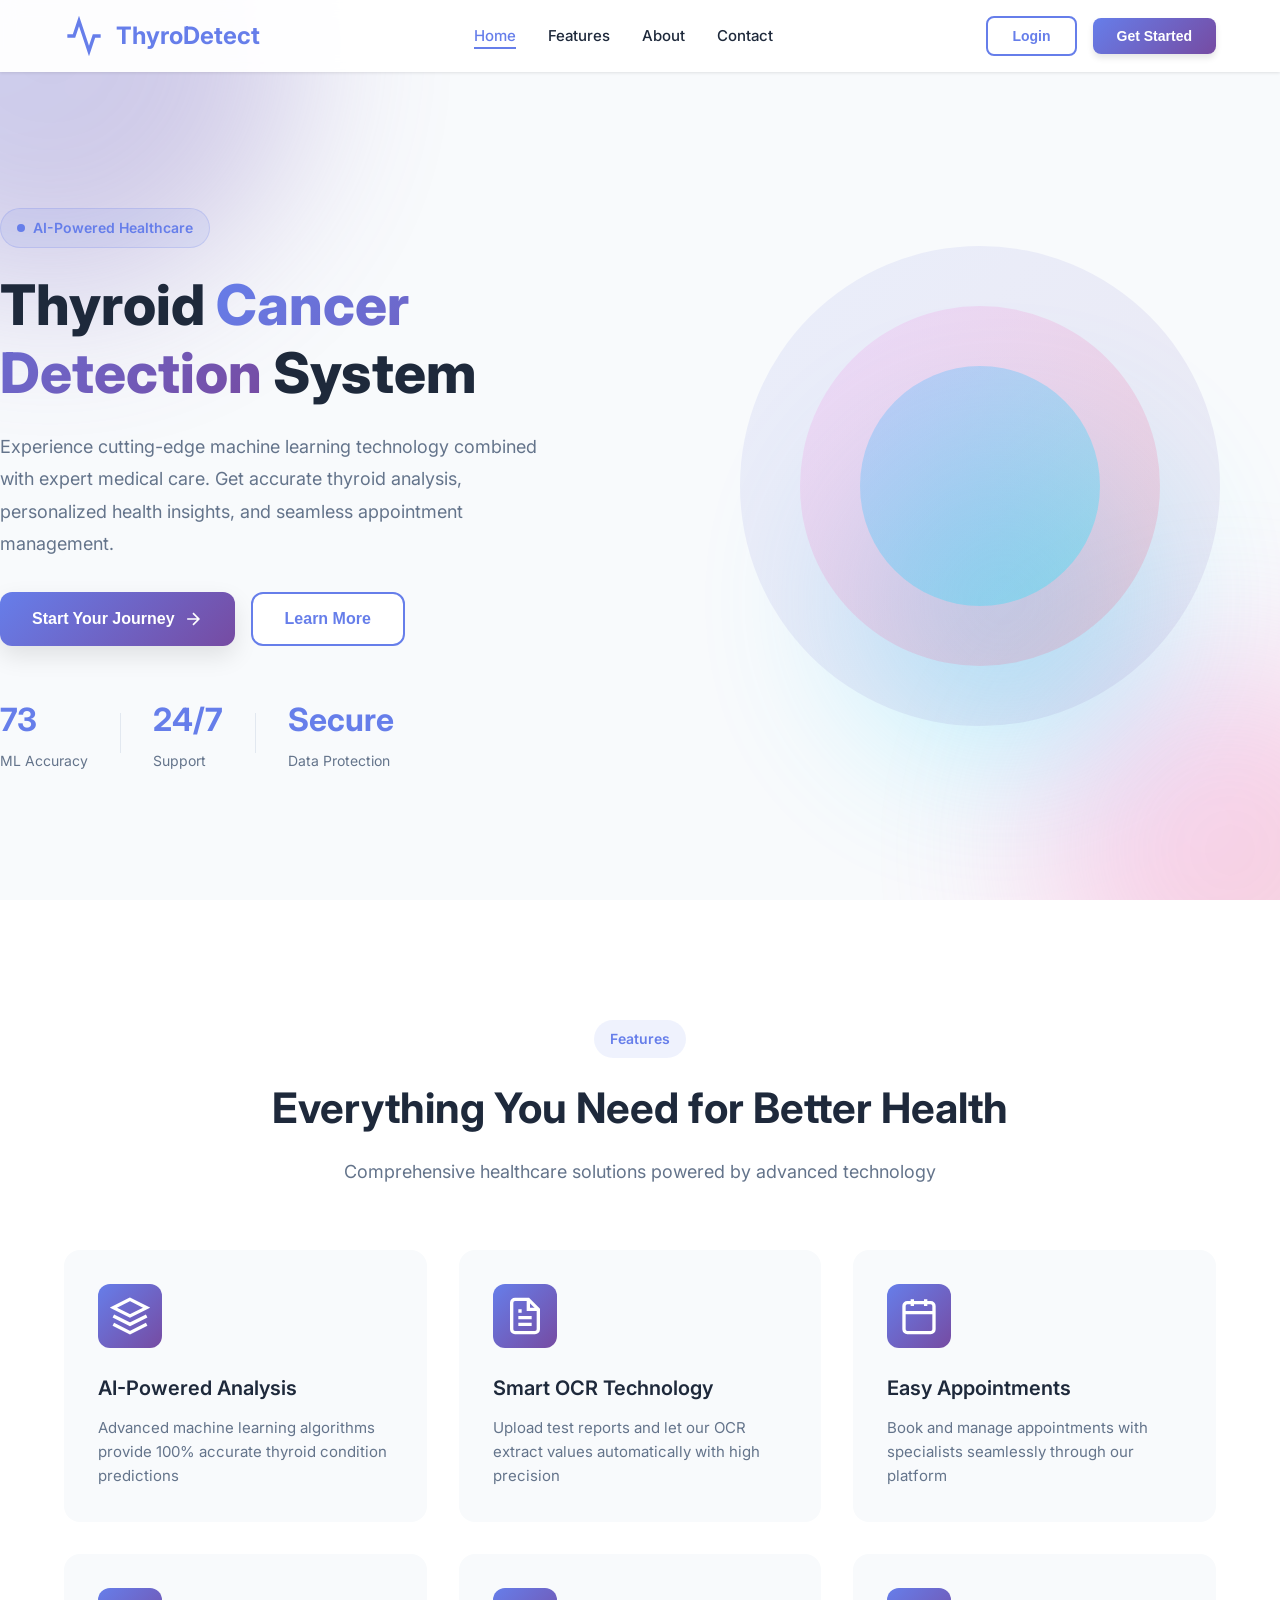
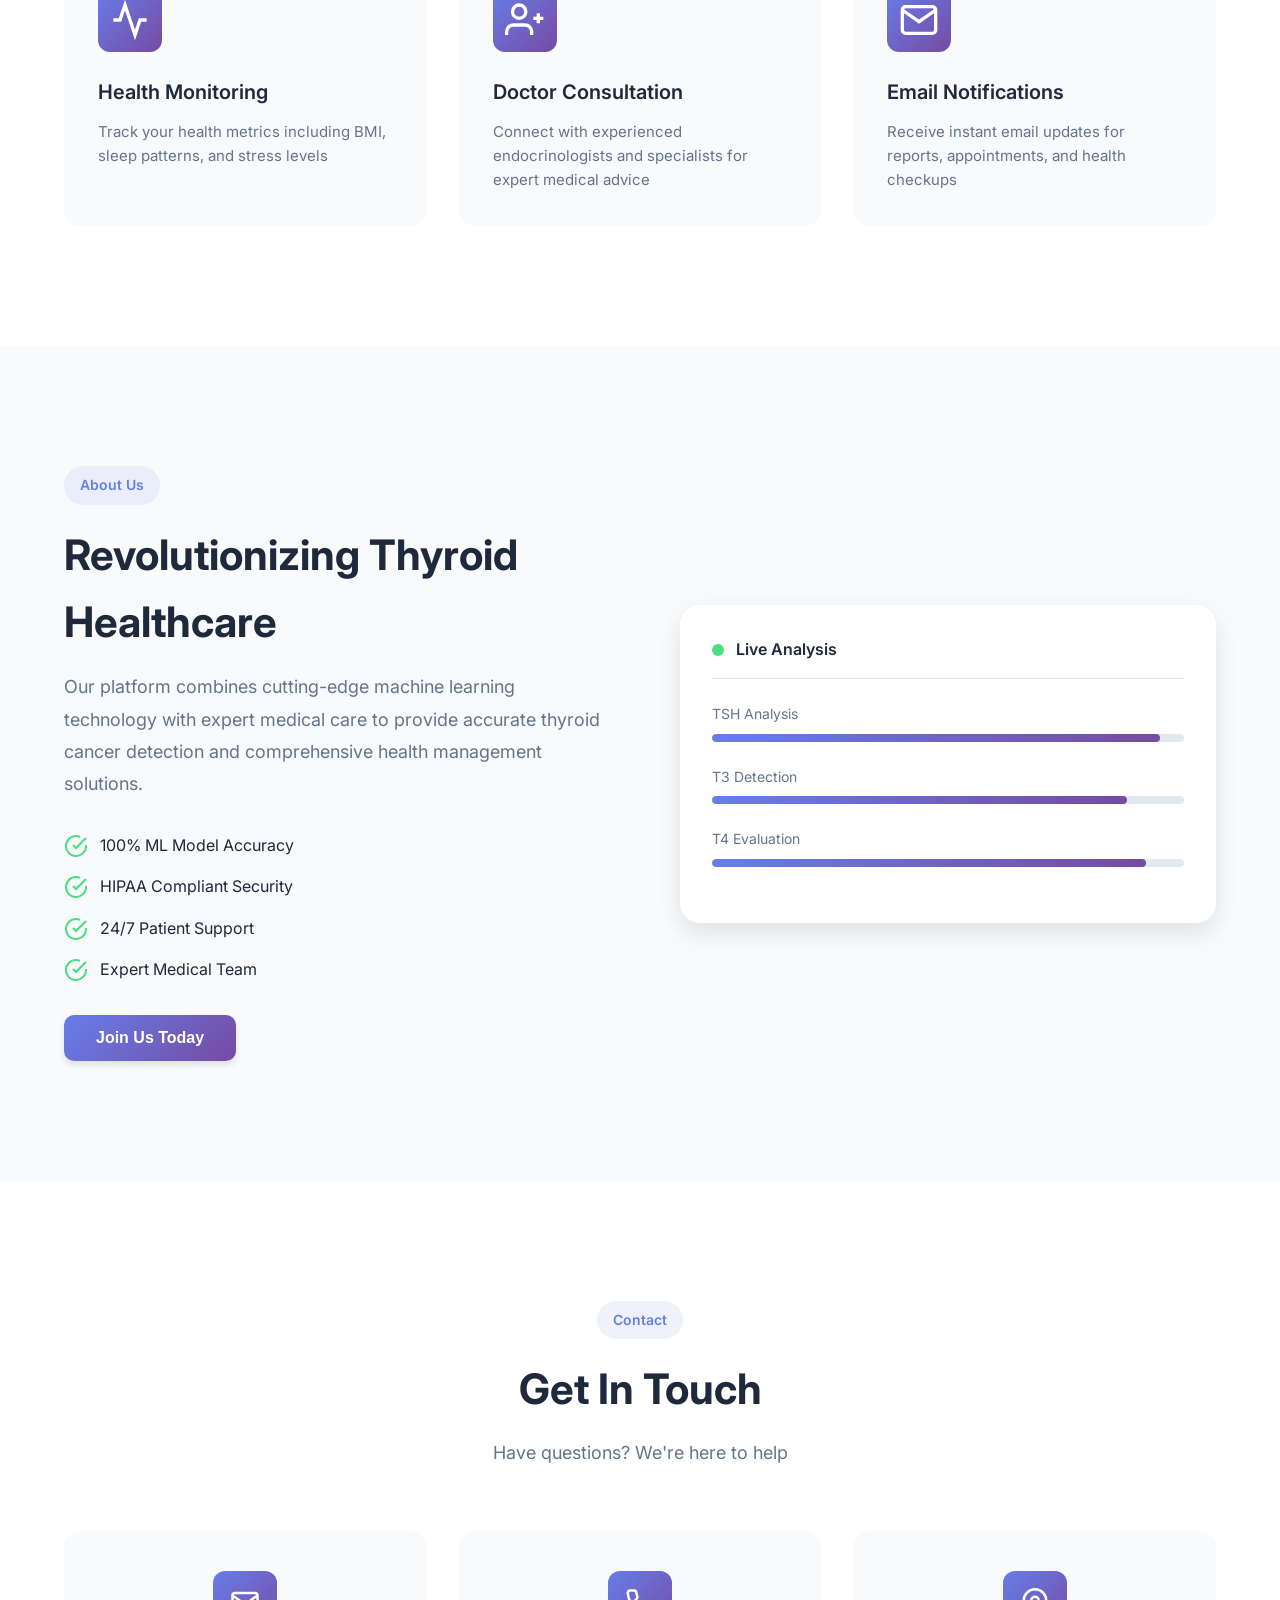
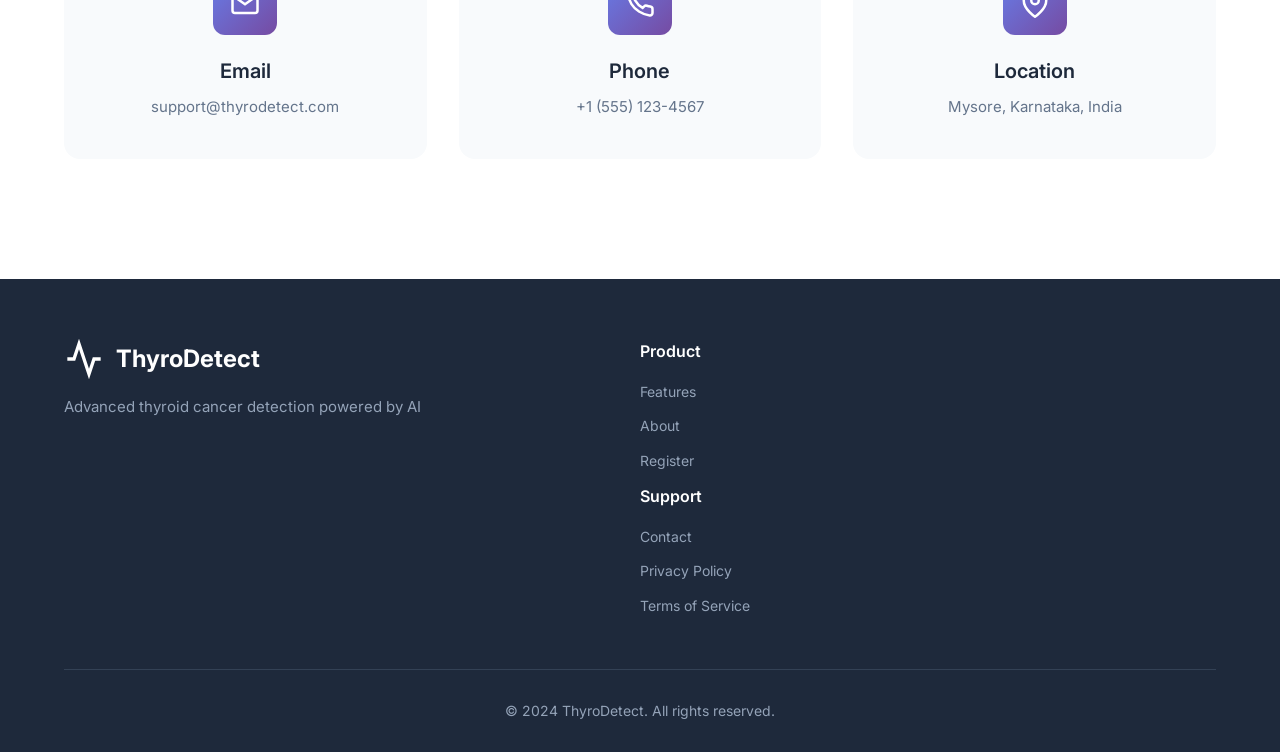
<file: frontend/index.html>
<!DOCTYPE html>
<html lang="en">
<head>
    <meta charset="UTF-8">
    <meta name="viewport" content="width=device-width, initial-scale=1.0">
    <title>Thyroid Cancer Detection System - Advanced Healthcare Solution</title>
    <link rel="stylesheet" href="css/home.css">
    <link href="https://fonts.googleapis.com/css2?family=Inter:wght@300;400;500;600;700;800&display=swap" rel="stylesheet">
</head>
<body>
    <!-- Navigation Bar -->
    <nav class="navbar">
        <div class="nav-container">
            <div class="logo">
                <svg width="40" height="40" viewBox="0 0 24 24" fill="none" stroke="currentColor" stroke-width="2">
                    <path d="M22 12h-4l-3 9L9 3l-3 9H2"></path>
                </svg>
                <span>ThyroDetect</span>
            </div>
            <ul class="nav-menu">
                <li><a href="#home" class="nav-link active">Home</a></li>
                <li><a href="#features" class="nav-link">Features</a></li>
                <li><a href="#about" class="nav-link">About</a></li>
                <li><a href="#contact" class="nav-link">Contact</a></li>
            </ul>
            <div class="nav-actions">
                <button class="btn-login" id="loginBtn">Login</button>
                <button class="btn-primary" onclick="window.location.href='patient/register.html'">Get Started</button>
            </div>
            <div class="hamburger" id="hamburger">
                <span></span>
                <span></span>
                <span></span>
            </div>
        </div>
    </nav>

    <!-- Login Modal -->
    <div class="modal" id="loginModal">
        <div class="modal-overlay" id="modalOverlay"></div>
        <div class="modal-content">
            <button class="modal-close" id="modalClose">&times;</button>
            <h2 class="modal-title">Choose Login Type</h2>
            <p class="modal-subtitle">Select your role to continue</p>
            <div class="login-options">
                <div class="login-card" onclick="window.location.href='patient/login.html'">
                    <div class="login-icon patient-icon">
                        <svg width="50" height="50" viewBox="0 0 24 24" fill="none" stroke="currentColor" stroke-width="2">
                            <path d="M20 21v-2a4 4 0 0 0-4-4H8a4 4 0 0 0-4 4v2"></path>
                            <circle cx="12" cy="7" r="4"></circle>
                        </svg>
                    </div>
                    <h3>Patient Login</h3>
                    <p>Access your health records and appointments</p>
                    <span class="arrow">→</span>
                </div>
                <div class="login-card" onclick="window.location.href='doctor/login.html'">
                    <div class="login-icon doctor-icon">
                        <svg width="50" height="50" viewBox="0 0 24 24" fill="none" stroke="currentColor" stroke-width="2">
                            <path d="M20 21v-2a4 4 0 0 0-4-4H8a4 4 0 0 0-4 4v2"></path>
                            <circle cx="12" cy="7" r="4"></circle>
                            <path d="M12 14v7m-3-3h6"></path>
                        </svg>
                    </div>
                    <h3>Doctor Login</h3>
                    <p>Manage patients and view medical reports</p>
                    <span class="arrow">→</span>
                </div>
            </div>
        </div>
    </div>

    <!-- Hero Section -->
    <section class="hero" id="home">
        <div class="hero-background">
            <div class="gradient-orb orb-1"></div>
            <div class="gradient-orb orb-2"></div>
            <div class="gradient-orb orb-3"></div>
        </div>
        <div class="hero-container">
            <div class="hero-content">
                <div class="badge">
                    <span class="badge-dot"></span>
                    AI-Powered Healthcare
                </div>
                <h1 class="hero-title">
                    Thyroid
                    <span class="gradient-text">Cancer Detection</span>
                    System
                </h1>
                <p class="hero-description">
                    Experience cutting-edge machine learning technology combined with expert medical care. 
                    Get accurate thyroid analysis, personalized health insights, and seamless appointment management.
                </p>
                <div class="hero-buttons">
                    <button class="btn-hero-primary" onclick="window.location.href='patient/register.html'">
                        Start Your Journey
                        <svg width="20" height="20" viewBox="0 0 24 24" fill="none" stroke="currentColor" stroke-width="2">
                            <path d="M5 12h14M12 5l7 7-7 7"></path>
                        </svg>
                    </button>
                    <button class="btn-hero-secondary" onclick="document.getElementById('features').scrollIntoView({behavior: 'smooth'})">
                        Learn More
                    </button>
                </div>
                <div class="hero-stats">
                    <div class="stat-item">
                        <h3>95%+</h3>
                        <p>ML Accuracy</p>
                    </div>
                    <div class="stat-divider"></div>
                    <div class="stat-item">
                        <h3>24/7</h3>
                        <p>Support</p>
                    </div>
                    <div class="stat-divider"></div>
                    <div class="stat-item">
                        <h3>Secure</h3>
                        <p>Data Protection</p>
                    </div>
                </div>
            </div>
            <div class="hero-image">
                <div class="hero-illustration">
                    <svg viewBox="0 0 500 500" fill="none" xmlns="http://www.w3.org/2000/svg">
                        <circle cx="250" cy="250" r="200" fill="url(#gradient1)" opacity="0.1"/>
                        <circle cx="250" cy="250" r="150" fill="url(#gradient2)" opacity="0.2"/>
                        <circle cx="250" cy="250" r="100" fill="url(#gradient3)" opacity="0.3"/>
                        <defs>
                            <linearGradient id="gradient1" x1="0%" y1="0%" x2="100%" y2="100%">
                                <stop offset="0%" style="stop-color:#667eea;stop-opacity:1" />
                                <stop offset="100%" style="stop-color:#764ba2;stop-opacity:1" />
                            </linearGradient>
                            <linearGradient id="gradient2" x1="0%" y1="0%" x2="100%" y2="100%">
                                <stop offset="0%" style="stop-color:#f093fb;stop-opacity:1" />
                                <stop offset="100%" style="stop-color:#f5576c;stop-opacity:1" />
                            </linearGradient>
                            <linearGradient id="gradient3" x1="0%" y1="0%" x2="100%" y2="100%">
                                <stop offset="0%" style="stop-color:#4facfe;stop-opacity:1" />
                                <stop offset="100%" style="stop-color:#00f2fe;stop-opacity:1" />
                            </linearGradient>
                        </defs>
                    </svg>
                </div>
            </div>
        </div>
    </section>

    <!-- Features Section -->
    <section class="features" id="features">
        <div class="container">
            <div class="section-header">
                <span class="section-badge">Features</span>
                <h2 class="section-title">Everything You Need for Better Health</h2>
                <p class="section-description">Comprehensive healthcare solutions powered by advanced technology</p>
            </div>
            <div class="features-grid">
                <div class="feature-card">
                    <div class="feature-icon">
                        <svg width="40" height="40" viewBox="0 0 24 24" fill="none" stroke="currentColor" stroke-width="2">
                            <path d="M12 2L2 7l10 5 10-5-10-5z"></path>
                            <path d="M2 17l10 5 10-5M2 12l10 5 10-5"></path>
                        </svg>
                    </div>
                    <h3>AI-Powered Analysis</h3>
                    <p>Advanced machine learning algorithms provide 100% accurate thyroid condition predictions</p>
                </div>
                <div class="feature-card">
                    <div class="feature-icon">
                        <svg width="40" height="40" viewBox="0 0 24 24" fill="none" stroke="currentColor" stroke-width="2">
                            <path d="M14 2H6a2 2 0 0 0-2 2v16a2 2 0 0 0 2 2h12a2 2 0 0 0 2-2V8z"></path>
                            <path d="M14 2v6h6M16 13H8M16 17H8M10 9H8"></path>
                        </svg>
                    </div>
                    <h3>Smart OCR Technology</h3>
                    <p>Upload test reports and let our OCR extract values automatically with high precision</p>
                </div>
                <div class="feature-card">
                    <div class="feature-icon">
                        <svg width="40" height="40" viewBox="0 0 24 24" fill="none" stroke="currentColor" stroke-width="2">
                            <rect x="3" y="4" width="18" height="18" rx="2" ry="2"></rect>
                            <path d="M16 2v4M8 2v4M3 10h18"></path>
                        </svg>
                    </div>
                    <h3>Easy Appointments</h3>
                    <p>Book and manage appointments with specialists seamlessly through our platform</p>
                </div>
                <div class="feature-card">
                    <div class="feature-icon">
                        <svg width="40" height="40" viewBox="0 0 24 24" fill="none" stroke="currentColor" stroke-width="2">
                            <path d="M22 12h-4l-3 9L9 3l-3 9H2"></path>
                        </svg>
                    </div>
                    <h3>Health Monitoring</h3>
                    <p>Track your health metrics including BMI, sleep patterns, and stress levels</p>
                </div>
                <div class="feature-card">
                    <div class="feature-icon">
                        <svg width="40" height="40" viewBox="0 0 24 24" fill="none" stroke="currentColor" stroke-width="2">
                            <path d="M16 21v-2a4 4 0 0 0-4-4H5a4 4 0 0 0-4 4v2"></path>
                            <circle cx="8.5" cy="7" r="4"></circle>
                            <path d="M20 8v6M23 11h-6"></path>
                        </svg>
                    </div>
                    <h3>Doctor Consultation</h3>
                    <p>Connect with experienced endocrinologists and specialists for expert medical advice</p>
                </div>
                <div class="feature-card">
                    <div class="feature-icon">
                        <svg width="40" height="40" viewBox="0 0 24 24" fill="none" stroke="currentColor" stroke-width="2">
                            <path d="M4 4h16c1.1 0 2 .9 2 2v12c0 1.1-.9 2-2 2H4c-1.1 0-2-.9-2-2V6c0-1.1.9-2 2-2z"></path>
                            <path d="M22 6l-10 7L2 6"></path>
                        </svg>
                    </div>
                    <h3>Email Notifications</h3>
                    <p>Receive instant email updates for reports, appointments, and health checkups</p>
                </div>
            </div>
        </div>
    </section>

    <!-- About Section -->
    <section class="about" id="about">
        <div class="container">
            <div class="about-content">
                <div class="about-text">
                    <span class="section-badge">About Us</span>
                    <h2 class="section-title">Revolutionizing Thyroid Healthcare</h2>
                    <p class="about-description">
                        Our platform combines cutting-edge machine learning technology with expert medical care 
                        to provide accurate thyroid cancer detection and comprehensive health management solutions.
                    </p>
                    <div class="about-features">
                        <div class="about-feature-item">
                            <svg width="24" height="24" viewBox="0 0 24 24" fill="none" stroke="currentColor" stroke-width="2">
                                <path d="M22 11.08V12a10 10 0 1 1-5.93-9.14"></path>
                                <path d="M22 4L12 14.01l-3-3"></path>
                            </svg>
                            <span>100% ML Model Accuracy</span>
                        </div>
                        <div class="about-feature-item">
                            <svg width="24" height="24" viewBox="0 0 24 24" fill="none" stroke="currentColor" stroke-width="2">
                                <path d="M22 11.08V12a10 10 0 1 1-5.93-9.14"></path>
                                <path d="M22 4L12 14.01l-3-3"></path>
                            </svg>
                            <span>HIPAA Compliant Security</span>
                        </div>
                        <div class="about-feature-item">
                            <svg width="24" height="24" viewBox="0 0 24 24" fill="none" stroke="currentColor" stroke-width="2">
                                <path d="M22 11.08V12a10 10 0 1 1-5.93-9.14"></path>
                                <path d="M22 4L12 14.01l-3-3"></path>
                            </svg>
                            <span>24/7 Patient Support</span>
                        </div>
                        <div class="about-feature-item">
                            <svg width="24" height="24" viewBox="0 0 24 24" fill="none" stroke="currentColor" stroke-width="2">
                                <path d="M22 11.08V12a10 10 0 1 1-5.93-9.14"></path>
                                <path d="M22 4L12 14.01l-3-3"></path>
                            </svg>
                            <span>Expert Medical Team</span>
                        </div>
                    </div>
                    <button class="btn-about" onclick="window.location.href='patient/register.html'">Join Us Today</button>
                </div>
                <div class="about-image">
                    <div class="about-card">
                        <div class="about-card-header">
                            <div class="pulse-dot"></div>
                            <span>Live Analysis</span>
                        </div>
                        <div class="about-card-body">
                            <div class="progress-item">
                                <span>TSH Analysis</span>
                                <div class="progress-bar">
                                    <div class="progress-fill" style="width: 95%"></div>
                                </div>
                            </div>
                            <div class="progress-item">
                                <span>T3 Detection</span>
                                <div class="progress-bar">
                                    <div class="progress-fill" style="width: 88%"></div>
                                </div>
                            </div>
                            <div class="progress-item">
                                <span>T4 Evaluation</span>
                                <div class="progress-bar">
                                    <div class="progress-fill" style="width: 92%"></div>
                                </div>
                            </div>
                        </div>
                    </div>
                </div>
            </div>
        </div>
    </section>

    <!-- Contact Section -->
    <section class="contact" id="contact">
        <div class="container">
            <div class="section-header">
                <span class="section-badge">Contact</span>
                <h2 class="section-title">Get In Touch</h2>
                <p class="section-description">Have questions? We're here to help</p>
            </div>
            <div class="contact-grid">
                <div class="contact-card">
                    <div class="contact-icon">
                        <svg width="30" height="30" viewBox="0 0 24 24" fill="none" stroke="currentColor" stroke-width="2">
                            <path d="M4 4h16c1.1 0 2 .9 2 2v12c0 1.1-.9 2-2 2H4c-1.1 0-2-.9-2-2V6c0-1.1.9-2 2-2z"></path>
                            <path d="M22 6l-10 7L2 6"></path>
                        </svg>
                    </div>
                    <h3>Email</h3>
                    <p>support@thyrodetect.com</p>
                </div>
                <div class="contact-card">
                    <div class="contact-icon">
                        <svg width="30" height="30" viewBox="0 0 24 24" fill="none" stroke="currentColor" stroke-width="2">
                            <path d="M22 16.92v3a2 2 0 0 1-2.18 2 19.79 19.79 0 0 1-8.63-3.07 19.5 19.5 0 0 1-6-6 19.79 19.79 0 0 1-3.07-8.67A2 2 0 0 1 4.11 2h3a2 2 0 0 1 2 1.72 12.84 12.84 0 0 0 .7 2.81 2 2 0 0 1-.45 2.11L8.09 9.91a16 16 0 0 0 6 6l1.27-1.27a2 2 0 0 1 2.11-.45 12.84 12.84 0 0 0 2.81.7A2 2 0 0 1 22 16.92z"></path>
                        </svg>
                    </div>
                    <h3>Phone</h3>
                    <p>+1 (555) 123-4567</p>
                </div>
                <div class="contact-card">
                    <div class="contact-icon">
                        <svg width="30" height="30" viewBox="0 0 24 24" fill="none" stroke="currentColor" stroke-width="2">
                            <path d="M21 10c0 7-9 13-9 13s-9-6-9-13a9 9 0 0 1 18 0z"></path>
                            <circle cx="12" cy="10" r="3"></circle>
                        </svg>
                    </div>
                    <h3>Location</h3>
                    <p>Mysore, Karnataka, India</p>
                </div>
            </div>
        </div>
    </section>

    <!-- Footer -->
    <footer class="footer">
        <div class="container">
            <div class="footer-content">
                <div class="footer-brand">
                    <div class="logo">
                        <svg width="40" height="40" viewBox="0 0 24 24" fill="none" stroke="currentColor" stroke-width="2">
                            <path d="M22 12h-4l-3 9L9 3l-3 9H2"></path>
                        </svg>
                        <span>ThyroDetect</span>
                    </div>
                    <p>Advanced thyroid cancer detection powered by AI</p>
                </div>
                <div class="footer-links">
                    <div class="footer-column">
                        <h4>Product</h4>
                        <a href="#features">Features</a>
                        <a href="#about">About</a>
                        <a href="patient/register.html">Register</a>
                    </div>
                    <div class="footer-column">
                        <h4>Support</h4>
                        <a href="#contact">Contact</a>
                        <a href="#">Privacy Policy</a>
                        <a href="#">Terms of Service</a>
                    </div>
                </div>
            </div>
            <div class="footer-bottom">
                <p>&copy; 2024 ThyroDetect. All rights reserved.</p>
            </div>
        </div>
    </footer>

    <script src="js/home.js"></script>
</body>
</html>
</file>
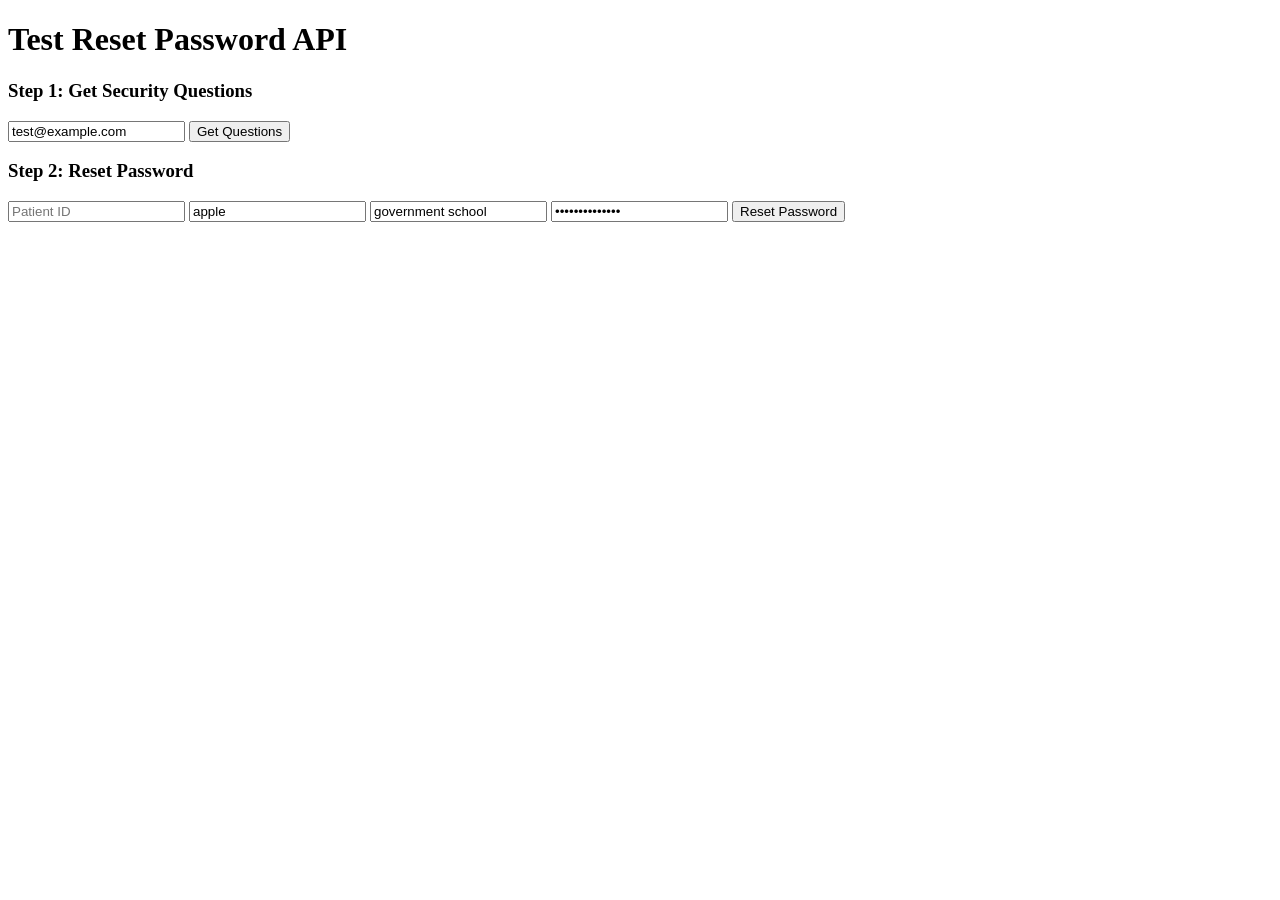
<file: test_reset.html>
<!DOCTYPE html>
<html>
<head>
    <title>Test Reset Password</title>
</head>
<body>
    <h1>Test Reset Password API</h1>
    
    <div>
        <h3>Step 1: Get Security Questions</h3>
        <input type="email" id="testEmail" value="test@example.com" placeholder="Email">
        <button onclick="getSecurityQuestions()">Get Questions</button>
        <div id="questionsResult"></div>
    </div>
    
    <div>
        <h3>Step 2: Reset Password</h3>
        <input type="text" id="patientId" placeholder="Patient ID">
        <input type="text" id="answer1" value="apple" placeholder="Answer 1">
        <input type="text" id="answer2" value="government school" placeholder="Answer 2">
        <input type="password" id="newPass" value="newpassword123" placeholder="New Password">
        <button onclick="resetPassword()">Reset Password</button>
        <div id="resetResult"></div>
    </div>

    <script>
        async function getSecurityQuestions() {
            const email = document.getElementById('testEmail').value;
            const resultDiv = document.getElementById('questionsResult');
            
            try {
                const response = await fetch('/api/patient/forgot-password', {
                    method: 'POST',
                    headers: { 'Content-Type': 'application/json' },
                    body: JSON.stringify({ email })
                });
                
                const data = await response.json();
                resultDiv.innerHTML = `<pre>${JSON.stringify(data, null, 2)}</pre>`;
                
                if (data.success) {
                    document.getElementById('patientId').value = data.patient_id;
                }
            } catch (error) {
                resultDiv.innerHTML = `Error: ${error.message}`;
            }
        }
        
        async function resetPassword() {
            const patientId = document.getElementById('patientId').value;
            const answer1 = document.getElementById('answer1').value;
            const answer2 = document.getElementById('answer2').value;
            const newPass = document.getElementById('newPass').value;
            const resultDiv = document.getElementById('resetResult');
            
            console.log('Sending reset request:', {
                patient_id: patientId,
                security_answer_1: answer1,
                security_answer_2: answer2,
                new_password: newPass
            });
            
            try {
                const response = await fetch('/api/patient/reset-password', {
                    method: 'POST',
                    headers: { 'Content-Type': 'application/json' },
                    body: JSON.stringify({
                        patient_id: parseInt(patientId),
                        security_answer_1: answer1,
                        security_answer_2: answer2,
                        new_password: newPass
                    })
                });
                
                const data = await response.json();
                resultDiv.innerHTML = `<pre>Status: ${response.status}\n${JSON.stringify(data, null, 2)}</pre>`;
            } catch (error) {
                resultDiv.innerHTML = `Error: ${error.message}`;
            }
        }
    </script>
</body>
</html>
</file>
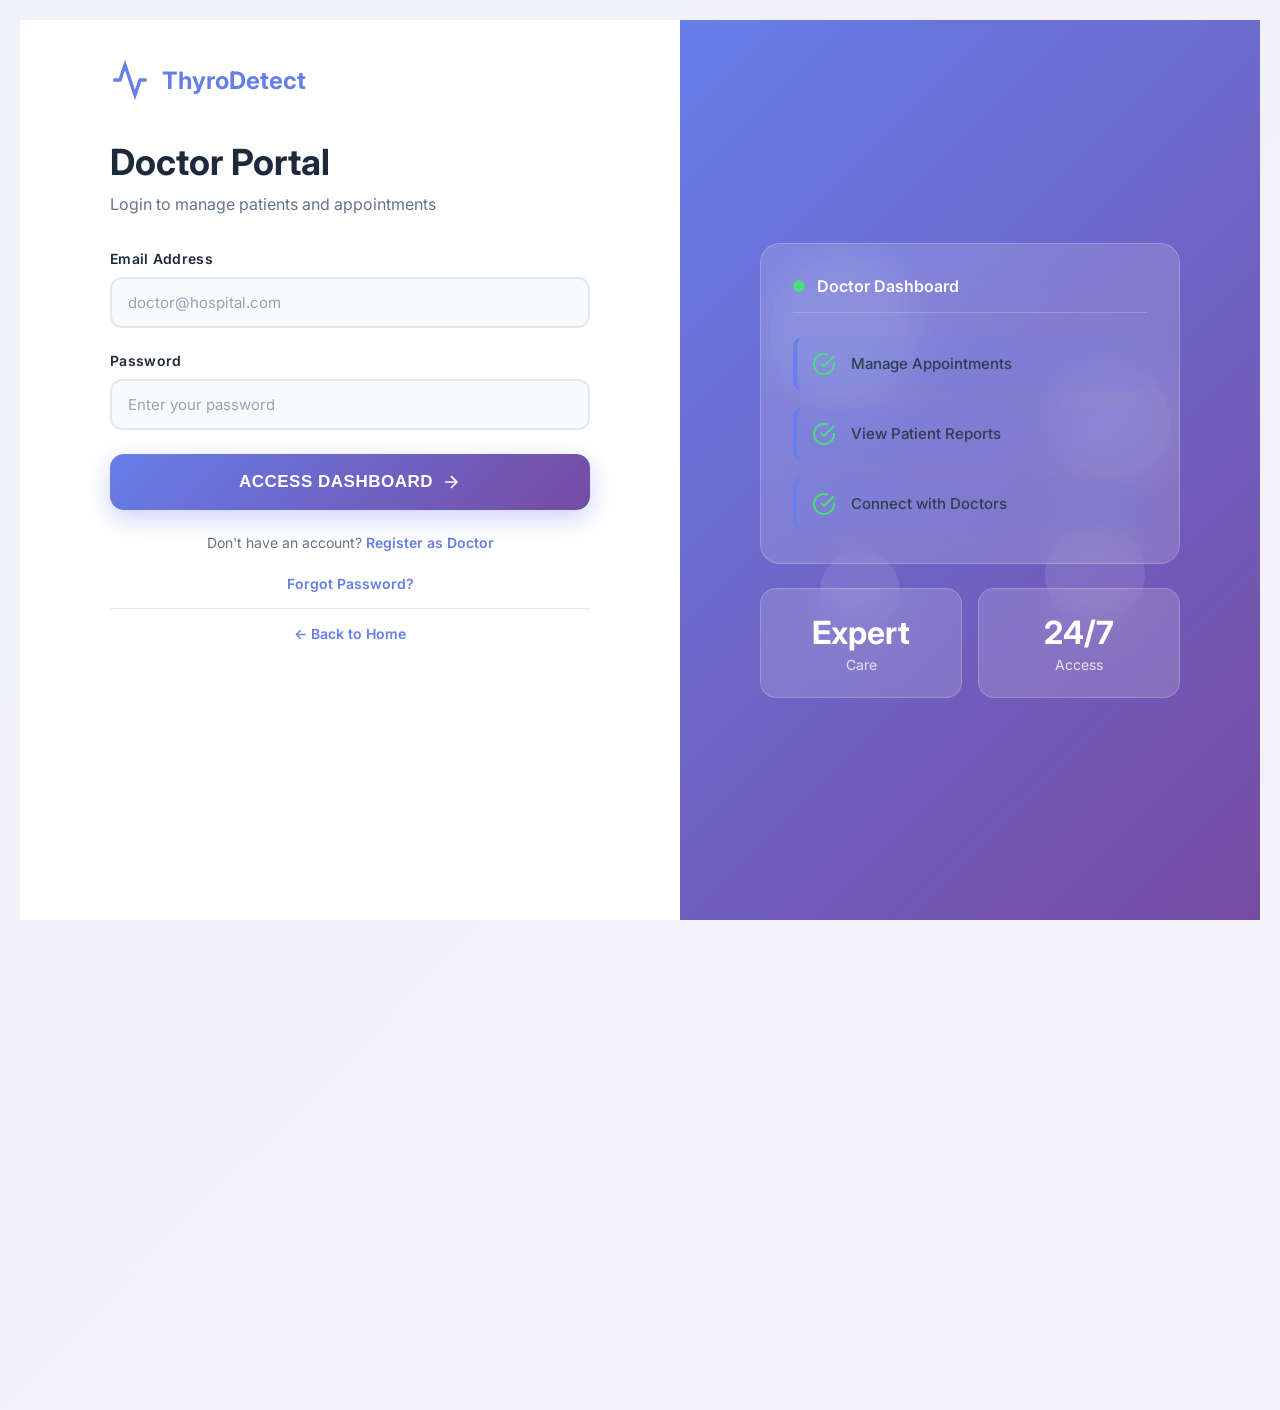
<file: frontend/doctor/dashboard.html>
<!DOCTYPE html>
<html lang="en">
<head>
    <meta charset="UTF-8">
    <meta name="viewport" content="width=device-width, initial-scale=1.0">
    <title>Doctor Dashboard</title>
    <link rel="stylesheet" href="../css/dashboard.css">
</head>
<body>
    <div class="dashboard-container">
        <nav class="sidebar">
            <div class="logo">
                <h2>Doctor Portal</h2>
            </div>
            <ul class="nav-menu">
                <li><a href="#" class="nav-link active" data-page="home">Dashboard</a></li>
                <li><a href="#" class="nav-link" data-page="appointments">My Appointments</a></li>
                <li><a href="#" class="nav-link" data-page="patient-reports">Patient Reports</a></li>
                <li><a href="#" class="nav-link" data-page="connect-doctors">Connect with Doctors</a></li>
                <li><a href="#" class="nav-link logout" id="logoutBtn">Logout</a></li>
            </ul>
        </nav>

        <main class="main-content">
            <!-- Home Page -->
            <div class="page-content" id="home-page">
                <h1>Welcome, <span id="doctorName">Doctor</span></h1>
                <div class="welcome-message">
                    <p>Manage your appointments, review patient reports, and collaborate with fellow doctors.</p>
                </div>
                
                <div class="dashboard-cards">
                    <div class="info-card">
                        <h3>📅 Appointments</h3>
                        <p id="appointmentCount">Loading...</p>
                        <button onclick="navigateTo('appointments')">View All</button>
                    </div>
                    
                    <div class="info-card">
                        <h3>📊 Patient Reports</h3>
                        <p id="reportCount">Loading...</p>
                        <button onclick="navigateTo('patient-reports')">View Reports</button>
                    </div>
                    
                    <div class="info-card">
                        <h3>👥 Connect</h3>
                        <p>Network with other doctors</p>
                        <button onclick="navigateTo('connect-doctors')">Connect Now</button>
                    </div>
                </div>
            </div>

            <!-- Appointments Page -->
            <div class="page-content" id="appointments-page" style="display:none;">
                <h1>My Appointments</h1>
                <div class="filter-section" style="margin-bottom: 20px;">
                    <button class="btn-secondary" onclick="filterAppointments('all')">All</button>
                    <button class="btn-secondary" onclick="filterAppointments('Pending')">Pending</button>
                    <button class="btn-secondary" onclick="filterAppointments('Confirmed')">Confirmed</button>
                    <button class="btn-secondary" onclick="filterAppointments('Completed')">Completed</button>
                </div>
                <div id="appointmentsList" class="appointments-list">
                    <p>Loading appointments...</p>
                </div>
            </div>

            <!-- Patient Reports Page -->
            <div class="page-content" id="patient-reports-page" style="display:none;">
                <h1>Patient Reports</h1>
                <p class="info-text">View thyroid test reports for patients who have appointments with you</p>
                <div id="patientReportsList" class="reports-list">
                    <p>Loading patient reports...</p>
                </div>
            </div>

            <!-- Connect with Doctors Page -->
            <div class="page-content" id="connect-doctors-page" style="display:none;">
                <h1>Connect with Other Doctors</h1>
                <p class="info-text">Collaborate and consult with fellow medical professionals</p>
                <div id="doctorsList" class="doctors-list">
                    <p>Loading doctors...</p>
                </div>
            </div>
        </main>
    </div>

    <script src="../js/doctor-dashboard.js"></script>
</body>
</html>
</file>
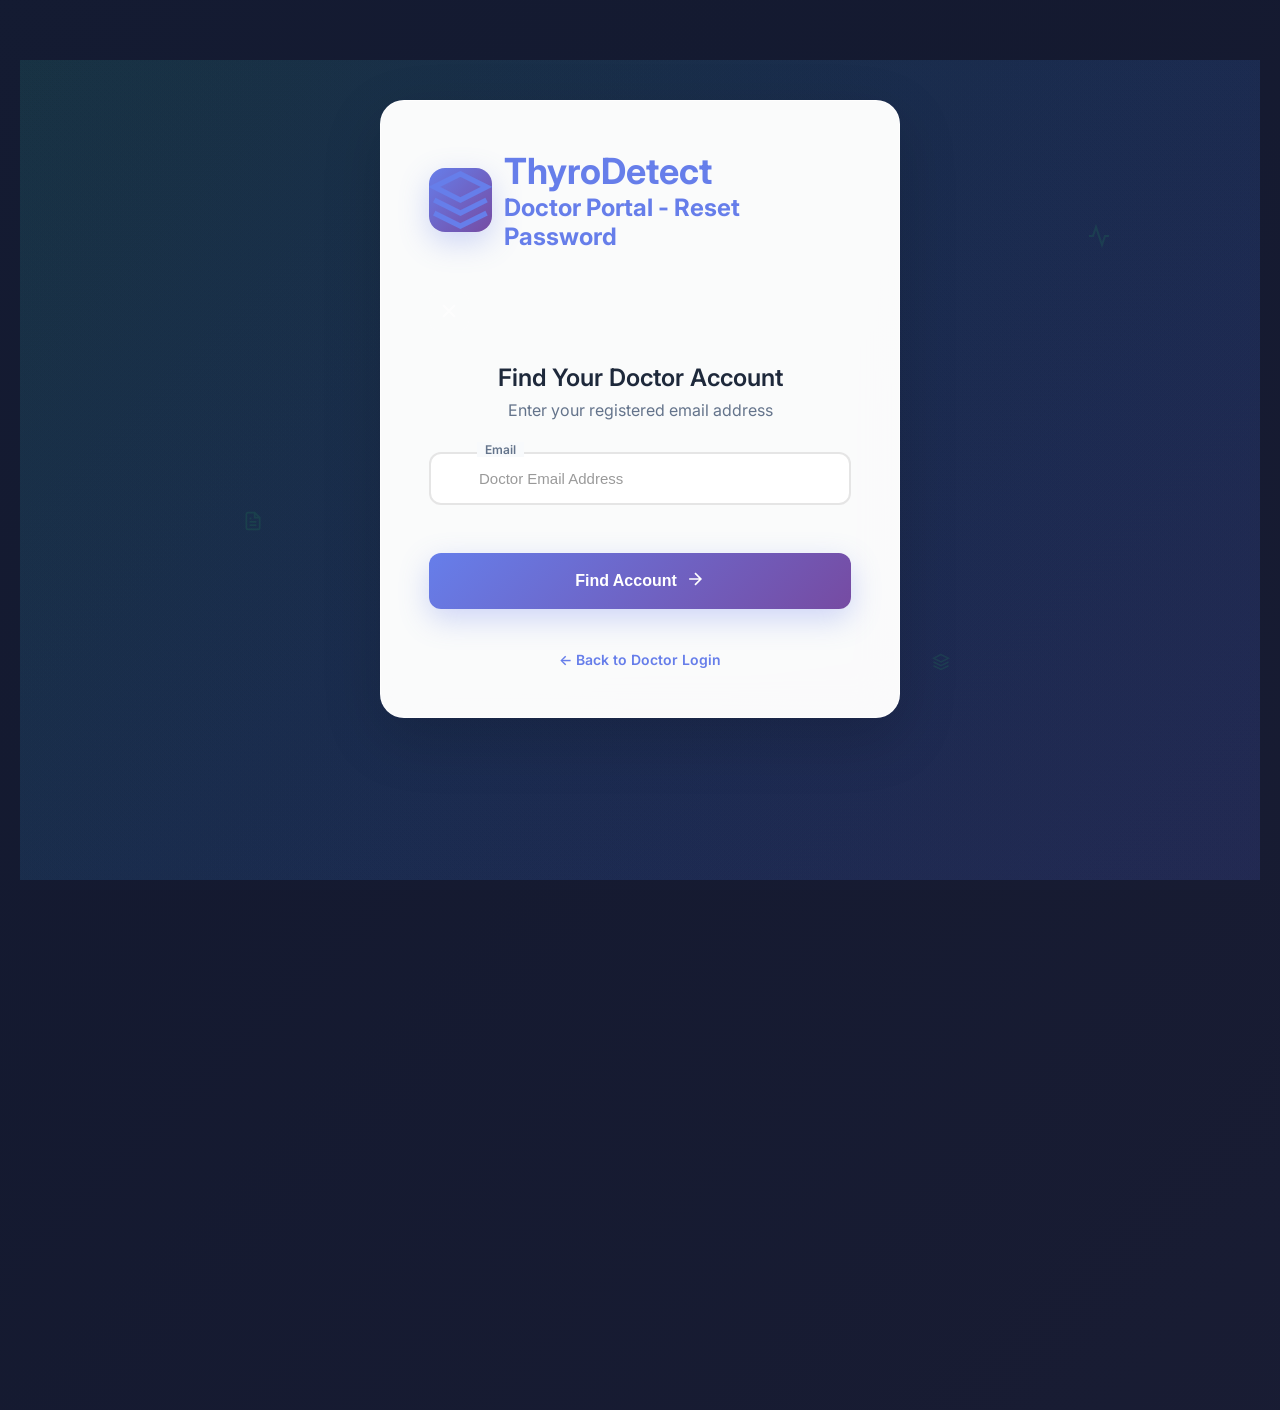
<file: frontend/doctor/forgot-password.html>
<!DOCTYPE html>
<html lang="en">
<head>
    <meta charset="UTF-8">
    <meta name="viewport" content="width=device-width, initial-scale=1.0">
    <title>Reset Password - ThyroDetect Doctor Portal</title>
    <link rel="stylesheet" href="../css/auth.css">
    <link href="https://fonts.googleapis.com/css2?family=Inter:wght@300;400;500;600;700&display=swap" rel="stylesheet">
</head>
<body class="unique-auth-body doctor-forgot-password-page">
    <!-- Unique Doctor Forgot Password Container -->
    <div class="doctor-forgot-password-unique-container">
        <!-- Animated Medical Background -->
        <div class="medical-bg">
            <div class="medical-wave medical-wave-1"></div>
            <div class="medical-wave medical-wave-2"></div>
            <div class="medical-wave medical-wave-3"></div>
            
            <!-- Floating Medical Icons -->
            <div class="medical-icon medical-icon-1">
                <svg width="24" height="24" viewBox="0 0 24 24" fill="none" stroke="currentColor" stroke-width="2">
                    <path d="M22 12h-4l-3 9L9 3l-3 9H2"></path>
                </svg>
            </div>
            <div class="medical-icon medical-icon-2">
                <svg width="20" height="20" viewBox="0 0 24 24" fill="none" stroke="currentColor" stroke-width="2">
                    <path d="M14 2H6a2 2 0 0 0-2 2v16a2 2 0 0 0 2 2h12a2 2 0 0 0 2-2V8z"></path>
                    <polyline points="14,2 14,8 20,8"></polyline>
                    <line x1="16" y1="13" x2="8" y2="13"></line>
                    <line x1="16" y1="17" x2="8" y2="17"></line>
                    <polyline points="10,9 9,9 8,9"></polyline>
                </svg>
            </div>
            <div class="medical-icon medical-icon-3">
                <svg width="18" height="18" viewBox="0 0 24 24" fill="none" stroke="currentColor" stroke-width="2">
                    <path d="M12 2L2 7l10 5 10-5-10-5z"></path>
                    <path d="M2 17l10 5 10-5M2 12l10 5 10-5"></path>
                </svg>
            </div>
        </div>
        
        <!-- Doctor Forgot Password Card -->
        <div class="doctor-forgot-password-card">
            <!-- Header -->
            <div class="auth-header">
                <div class="logo-section">
                    <svg width="40" height="40" viewBox="0 0 24 24" fill="none" stroke="currentColor" stroke-width="2" class="logo-icon">
                        <path d="M12 2L2 7l10 5 10-5-10-5z"></path>
                        <path d="M2 17l10 5 10-5M2 12l10 5 10-5"></path>
                    </svg>
                    <div>
                        <h2>ThyroDetect</h2>
                        <p>Doctor Portal - Reset Password</p>
                    </div>
                </div>
                
                <a href="login.html" class="close-btn">
                    <svg width="24" height="24" viewBox="0 0 24 24" fill="none" stroke="currentColor" stroke-width="2">
                        <path d="M18 6L6 18M6 6l12 12"></path>
                    </svg>
                </a>
            </div>

            <!-- Step 1: Enter Email -->
            <div id="step1" class="auth-form">
                <div class="step-info">
                    <h3>Find Your Doctor Account</h3>
                    <p>Enter your registered email address</p>
                </div>
                
                <form id="emailForm" class="modern-form">
                    <div class="input-group">
                        <div class="input-icon">
                            <svg width="20" height="20" viewBox="0 0 24 24" fill="none" stroke="currentColor" stroke-width="2">
                                <path d="M4 4h16c1.1 0 2 .9 2 2v12c0 1.1-.9 2-2 2H4c-1.1 0-2-.9-2-2V6c0-1.1.9-2 2-2z"></path>
                                <path d="M22 6l-10 7L2 6"></path>
                            </svg>
                        </div>
                        <input type="email" id="email" name="email" placeholder="Doctor Email Address" required>
                        <label>Email</label>
                    </div>
                    
                    <button type="submit" class="submit-btn">
                        <span>Find Account</span>
                        <div class="btn-arrow">
                            <svg width="20" height="20" viewBox="0 0 24 24" fill="none" stroke="currentColor" stroke-width="2">
                                <path d="M5 12h14M12 5l7 7-7 7"></path>
                            </svg>
                        </div>
                    </button>
                </form>
            </div>

            <!-- Step 2: Answer Security Question -->
            <div id="step2" class="auth-form" style="display: none;">
                <div class="step-info">
                    <h3>Security Verification</h3>
                    <p>Answer your security question to reset password</p>
                </div>
                
                <form id="securityForm" class="modern-form">
                    <div class="security-question-display">
                        <label>Security Question 1:</label>
                        <div id="securityQuestionLabel1" class="question-text"></div>
                    </div>
                    
                    <div class="input-group">
                        <div class="input-icon">
                            <svg width="20" height="20" viewBox="0 0 24 24" fill="none" stroke="currentColor" stroke-width="2">
                                <path d="M9 12l2 2 4-4M21 12c0 4.97-4.03 9-9 9s-9-4.03-9-9 4.03-9 9-9 9 4.03 9 9z"></path>
                            </svg>
                        </div>
                        <input type="text" id="securityAnswer1" name="security_answer_1" placeholder="Answer to question 1" required>
                        <label>Security Answer 1</label>
                    </div>
                    
                    <div class="security-question-display">
                        <label>Security Question 2:</label>
                        <div id="securityQuestionLabel2" class="question-text"></div>
                    </div>
                    
                    <div class="input-group">
                        <div class="input-icon">
                            <svg width="20" height="20" viewBox="0 0 24 24" fill="none" stroke="currentColor" stroke-width="2">
                                <path d="M9 12l2 2 4-4M21 12c0 4.97-4.03 9-9 9s-9-4.03-9-9 4.03-9 9-9 9 4.03 9 9z"></path>
                            </svg>
                        </div>
                        <input type="text" id="securityAnswer2" name="security_answer_2" placeholder="Answer to question 2" required>
                        <label>Security Answer 2</label>
                    </div>
                    
                    <div class="input-group">
                        <div class="input-icon">
                            <svg width="20" height="20" viewBox="0 0 24 24" fill="none" stroke="currentColor" stroke-width="2">
                                <rect x="3" y="11" width="18" height="11" rx="2" ry="2"></rect>
                                <path d="M7 11V7a5 5 0 0 1 10 0v4"></path>
                            </svg>
                        </div>
                        <input type="password" id="newPassword" name="new_password" placeholder="New Password" required minlength="6">
                        <label>New Password</label>
                    </div>
                    
                    <div class="input-group">
                        <div class="input-icon">
                            <svg width="20" height="20" viewBox="0 0 24 24" fill="none" stroke="currentColor" stroke-width="2">
                                <rect x="3" y="11" width="18" height="11" rx="2" ry="2"></rect>
                                <path d="M7 11V7a5 5 0 1 10 0v4"></path>
                            </svg>
                        </div>
                        <input type="password" id="confirmPassword" name="confirm_password" placeholder="Confirm Password" required minlength="6">
                        <label>Confirm Password</label>
                    </div>
                    
                    <button type="submit" class="submit-btn">
                        <span>Reset Password</span>
                        <div class="btn-arrow">
                            <svg width="20" height="20" viewBox="0 0 24 24" fill="none" stroke="currentColor" stroke-width="2">
                                <path d="M5 12h14M12 5l7 7-7 7"></path>
                            </svg>
                        </div>
                    </button>
                </form>
            </div>

            <!-- Links -->
            <div class="form-footer">
                <a href="login.html" class="back-link">← Back to Doctor Login</a>
            </div>

            <div id="message" class="message"></div>
        </div>
    </div>

    <script src="../js/doctor-forgot-password.js"></script>
</body>
</html>
</file>
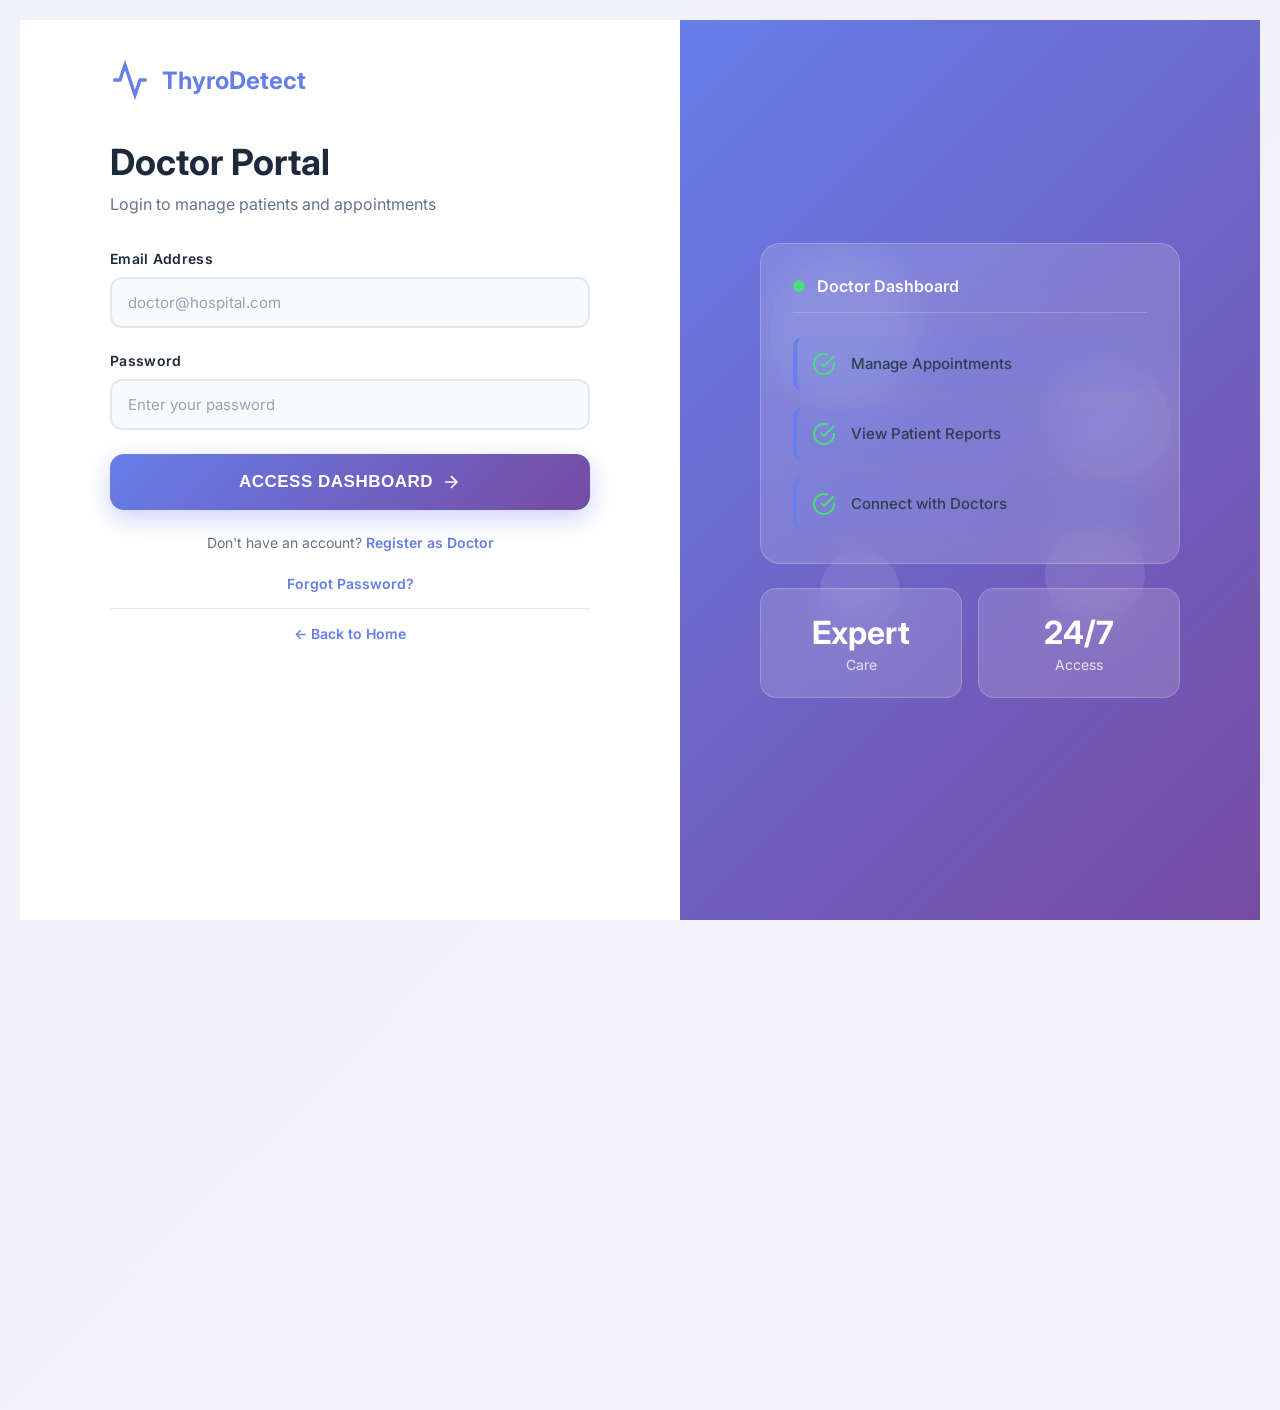
<file: frontend/doctor/login.html>
<!DOCTYPE html>
<html lang="en">
<head>
    <meta charset="UTF-8">
    <meta name="viewport" content="width=device-width, initial-scale=1.0">
    <title>Doctor Login - ThyroDetect</title>
    <link rel="stylesheet" href="../css/auth.css">
    <link href="https://fonts.googleapis.com/css2?family=Inter:wght@300;400;500;600;700;800&display=swap" rel="stylesheet">
</head>
<body>
    <div class="split-container">
        <!-- Left Side - Form -->
        <div class="split-left">
            <div class="auth-content">
                <div class="logo-section">
                    <svg width="40" height="40" viewBox="0 0 24 24" fill="none" stroke="currentColor" stroke-width="2">
                        <path d="M22 12h-4l-3 9L9 3l-3 9H2"></path>
                    </svg>
                    <span>ThyroDetect</span>
                </div>
                
                <div class="auth-header">
                    <h1>Doctor Portal</h1>
                    <p class="subtitle">Login to manage patients and appointments</p>
                </div>
                
                <form id="doctorLoginForm">
                    <div class="form-group">
                        <label for="email">Email Address</label>
                        <input type="email" id="email" name="email" placeholder="doctor@hospital.com" required>
                    </div>
                    
                    <div class="form-group">
                        <label for="password">Password</label>
                        <input type="password" id="password" name="password" placeholder="Enter your password" required>
                    </div>
                    
                    <button type="submit" class="btn-primary">
                        <span>Access Dashboard</span>
                        <svg width="20" height="20" viewBox="0 0 24 24" fill="none" stroke="currentColor" stroke-width="2">
                            <path d="M5 12h14M12 5l7 7-7 7"></path>
                        </svg>
                    </button>
                    
                    <p class="auth-link">
                        Don't have an account? <a href="register.html">Register as Doctor</a>
                    </p>
                    
                    <p class="auth-link">
                        <a href="forgot-password.html" class="forgot-link">Forgot Password?</a>
                    </p>
                    
                    <p class="auth-link">
                        <a href="../index.html">← Back to Home</a>
                    </p>
                </form>
            </div>
        </div>
        
        <!-- Right Side - Animation -->
        <div class="split-right">
            <div class="animation-container">
                <div class="floating-shapes">
                    <div class="shape shape-1"></div>
                    <div class="shape shape-2"></div>
                    <div class="shape shape-3"></div>
                    <div class="shape shape-4"></div>
                </div>
                
                <div class="illustration-content">
                    <div class="illustration-card">
                        <div class="card-header">
                            <div class="pulse-indicator"></div>
                            <span>Doctor Dashboard</span>
                        </div>
                        <div class="card-body">
                            <div class="feature-item">
                                <svg width="24" height="24" viewBox="0 0 24 24" fill="none" stroke="currentColor" stroke-width="2">
                                    <path d="M22 11.08V12a10 10 0 1 1-5.93-9.14"></path>
                                    <path d="M22 4L12 14.01l-3-3"></path>
                                </svg>
                                <span>Manage Appointments</span>
                            </div>
                            <div class="feature-item">
                                <svg width="24" height="24" viewBox="0 0 24 24" fill="none" stroke="currentColor" stroke-width="2">
                                    <path d="M22 11.08V12a10 10 0 1 1-5.93-9.14"></path>
                                    <path d="M22 4L12 14.01l-3-3"></path>
                                </svg>
                                <span>View Patient Reports</span>
                            </div>
                            <div class="feature-item">
                                <svg width="24" height="24" viewBox="0 0 24 24" fill="none" stroke="currentColor" stroke-width="2">
                                    <path d="M22 11.08V12a10 10 0 1 1-5.93-9.14"></path>
                                    <path d="M22 4L12 14.01l-3-3"></path>
                                </svg>
                                <span>Connect with Doctors</span>
                            </div>
                        </div>
                    </div>
                    
                    <div class="stats-grid">
                        <div class="stat-box">
                            <h3>Expert</h3>
                            <p>Care</p>
                        </div>
                        <div class="stat-box">
                            <h3>24/7</h3>
                            <p>Access</p>
                        </div>
                    </div>
                </div>
            </div>
        </div>
    </div>
    
    <script src="../js/doctor-login.js"></script>
</body>
</html>
</file>
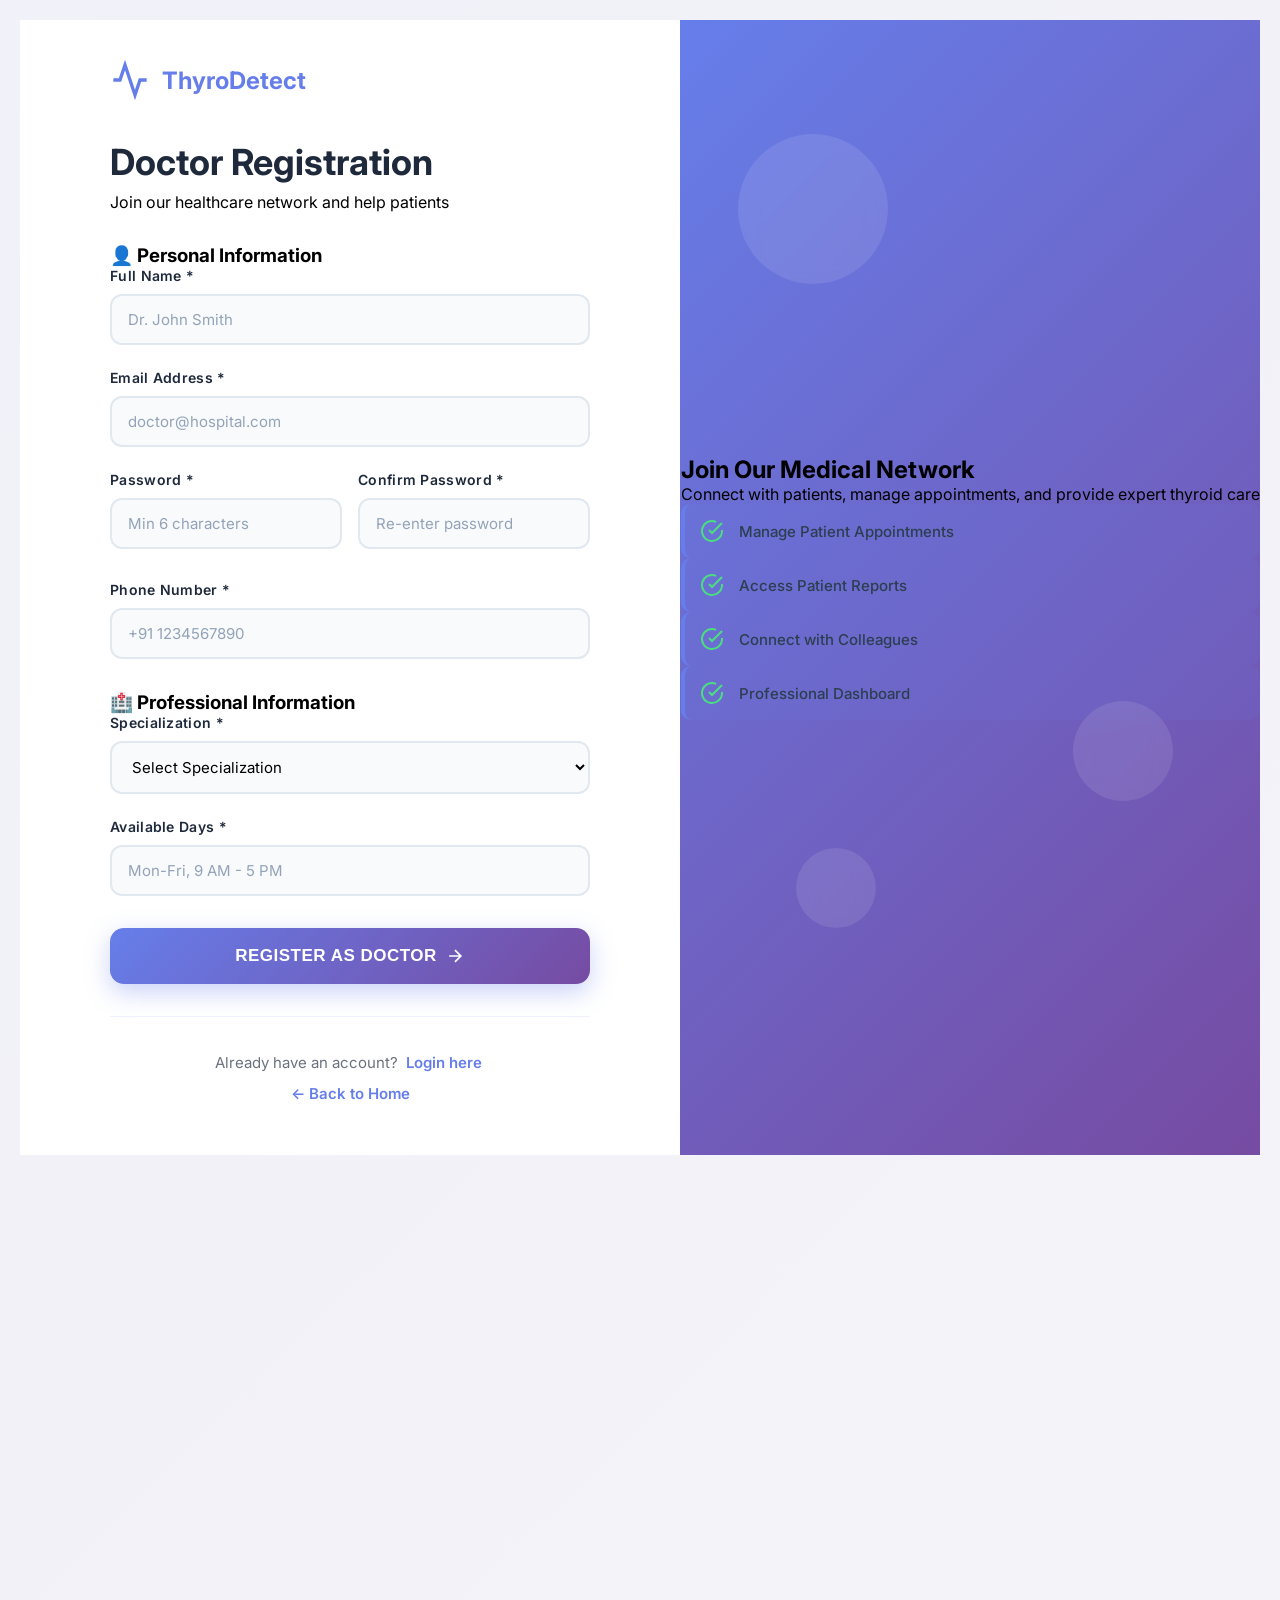
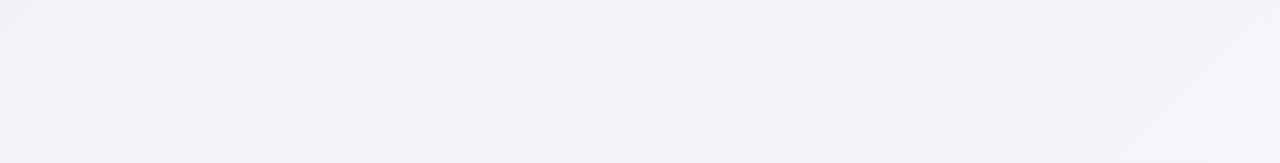
<file: frontend/doctor/register.html>
<!DOCTYPE html>
<html lang="en">
<head>
    <meta charset="UTF-8">
    <meta name="viewport" content="width=device-width, initial-scale=1.0">
    <title>Doctor Registration - ThyroDetect</title>
    <link rel="stylesheet" href="../css/auth.css">
    <link href="https://fonts.googleapis.com/css2?family=Inter:wght@300;400;500;600;700;800&display=swap" rel="stylesheet">
</head>
<body>
    <div class="split-container">
        <!-- Left Side - Form -->
        <div class="split-left">
            <div class="auth-content">
                <div class="logo-section">
                    <svg width="40" height="40" viewBox="0 0 24 24" fill="none" stroke="currentColor" stroke-width="2">
                        <path d="M22 12h-4l-3 9L9 3l-3 9H2"></path>
                    </svg>
                    <span>ThyroDetect</span>
                </div>

                <div class="auth-header">
                    <h1>Doctor Registration</h1>
                    <p>Join our healthcare network and help patients</p>
                </div>

                <form id="doctorRegisterForm" class="auth-form">
                    <!-- Personal Information -->
                    <div class="form-section">
                        <h3 class="section-title">👤 Personal Information</h3>
                        
                        <div class="form-group">
                            <label>Full Name *</label>
                            <input type="text" id="fullName" required placeholder="Dr. John Smith">
                        </div>

                        <div class="form-group">
                            <label>Email Address *</label>
                            <input type="email" id="email" required placeholder="doctor@hospital.com">
                        </div>

                        <div class="form-row">
                            <div class="form-group">
                                <label>Password *</label>
                                <input type="password" id="password" required placeholder="Min 6 characters">
                            </div>

                            <div class="form-group">
                                <label>Confirm Password *</label>
                                <input type="password" id="confirmPassword" required placeholder="Re-enter password">
                            </div>
                        </div>

                        <div class="form-group">
                            <label>Phone Number *</label>
                            <input type="tel" id="phone" required placeholder="+91 1234567890">
                        </div>
                    </div>

                    <!-- Professional Information -->
                    <div class="form-section">
                        <h3 class="section-title">🏥 Professional Information</h3>
                        
                        <div class="form-group">
                            <label>Specialization *</label>
                            <select id="specialization" required>
                                <option value="">Select Specialization</option>
                                <option value="Endocrinologist">Endocrinologist</option>
                                <option value="General Physician">General Physician</option>
                                <option value="Internal Medicine">Internal Medicine</option>
                                <option value="Thyroid Specialist">Thyroid Specialist</option>
                                <option value="Nuclear Medicine">Nuclear Medicine</option>
                            </select>
                        </div>



                        <div class="form-group">
                            <label>Available Days *</label>
                            <input type="text" id="availableDays" required placeholder="Mon-Fri, 9 AM - 5 PM">
                        </div>
                    </div>

                    <button type="submit" class="btn-primary">
                        <span>Register as Doctor</span>
                        <svg width="20" height="20" viewBox="0 0 24 24" fill="none" stroke="currentColor" stroke-width="2">
                            <path d="M5 12h14M12 5l7 7-7 7"/>
                        </svg>
                    </button>
                </form>

                <div class="auth-footer">
                    <p>Already have an account? <a href="login.html">Login here</a></p>
                    <p><a href="../index.html">← Back to Home</a></p>
                </div>
            </div>
        </div>

        <!-- Right Side - Visual -->
        <div class="split-right">
            <div class="visual-content">
                <div class="floating-shapes">
                    <div class="shape shape-1"></div>
                    <div class="shape shape-2"></div>
                    <div class="shape shape-3"></div>
                </div>
                
                <div class="hero-content">
                    <h2>Join Our Medical Network</h2>
                    <p>Connect with patients, manage appointments, and provide expert thyroid care</p>
                    
                    <div class="features-list">
                        <div class="feature-item">
                            <svg width="24" height="24" viewBox="0 0 24 24" fill="none" stroke="currentColor" stroke-width="2">
                                <path d="M22 11.08V12a10 10 0 1 1-5.93-9.14"></path>
                                <polyline points="22 4 12 14.01 9 11.01"></polyline>
                            </svg>
                            <span>Manage Patient Appointments</span>
                        </div>
                        <div class="feature-item">
                            <svg width="24" height="24" viewBox="0 0 24 24" fill="none" stroke="currentColor" stroke-width="2">
                                <path d="M22 11.08V12a10 10 0 1 1-5.93-9.14"></path>
                                <polyline points="22 4 12 14.01 9 11.01"></polyline>
                            </svg>
                            <span>Access Patient Reports</span>
                        </div>
                        <div class="feature-item">
                            <svg width="24" height="24" viewBox="0 0 24 24" fill="none" stroke="currentColor" stroke-width="2">
                                <path d="M22 11.08V12a10 10 0 1 1-5.93-9.14"></path>
                                <polyline points="22 4 12 14.01 9 11.01"></polyline>
                            </svg>
                            <span>Connect with Colleagues</span>
                        </div>
                        <div class="feature-item">
                            <svg width="24" height="24" viewBox="0 0 24 24" fill="none" stroke="currentColor" stroke-width="2">
                                <path d="M22 11.08V12a10 10 0 1 1-5.93-9.14"></path>
                                <polyline points="22 4 12 14.01 9 11.01"></polyline>
                            </svg>
                            <span>Professional Dashboard</span>
                        </div>
                    </div>
                </div>

                <div class="particles"></div>
            </div>
        </div>
    </div>

    <script src="../js/doctor-register.js"></script>
</body>
</html>
</file>
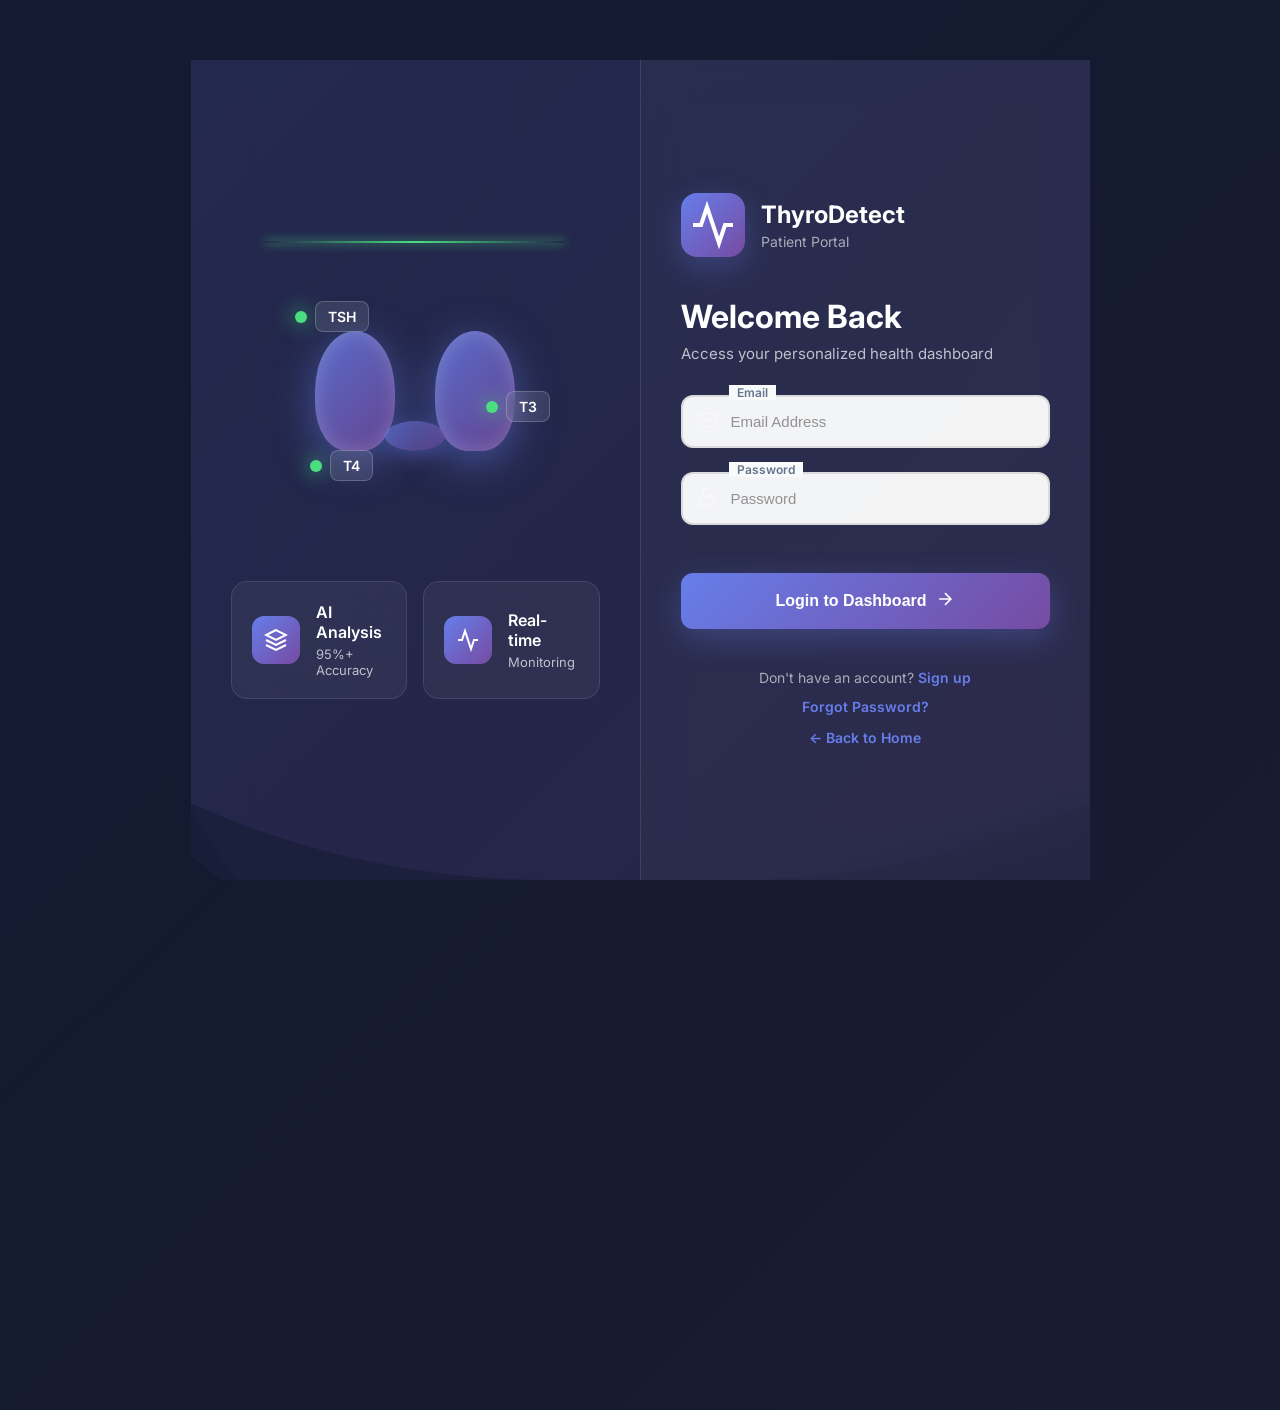
<file: frontend/patient/dashboard-backup.html>
<!DOCTYPE html>
<html lang="en">
<head>
    <meta charset="UTF-8">
    <meta name="viewport" content="width=device-width, initial-scale=1.0">
    <title>Patient Dashboard</title>
    <link rel="stylesheet" href="../css/dashboard.css">
</head>
<body>
    <div class="dashboard-container">
        <nav class="sidebar">
            <div class="logo">
                <h2>Thyroid Care</h2>
            </div>
            <ul class="nav-menu">
                <li><a href="#" class="nav-link active" data-page="home">Dashboard</a></li>
                <li><a href="#" class="nav-link" data-page="about">About Us</a></li>
                <li><a href="#" class="nav-link" data-page="health-checkup">Health Checkup</a></li>
                <li><a href="#" class="nav-link" data-page="thyroid-check">Thyroid Check</a></li>
                <li><a href="#" class="nav-link" data-page="book-appointment">Book Appointment</a></li>
                <li><a href="#" class="nav-link" data-page="view-appointments">View Appointments</a></li>
                <li><a href="#" class="nav-link" data-page="reports">Reports</a></li>
                <li><a href="#" class="nav-link logout" id="logoutBtn">Logout</a></li>
            </ul>
        </nav>

        <main class="main-content">
            <div class="page-content" id="home-page">
                <h1>Welcome to Your Health Dashboard</h1>
                <div class="welcome-message">
                    <p>Your health is our priority. This platform helps you monitor your thyroid health, book appointments with specialists, and track your wellness journey.</p>
                    <p>Regular checkups and early detection are key to maintaining optimal thyroid function. Use our tools to stay informed and proactive about your health.</p>
                </div>
                
                <div class="dashboard-cards">
                    <div class="info-card">
                        <h3>Quick Health Check</h3>
                        <p>Get personalized health tips based on your lifestyle</p>
                        <button onclick="navigateTo('health-checkup')">Start Check</button>
                    </div>
                    
                    <div class="info-card">
                        <h3>Thyroid Analysis</h3>
                        <p>Upload your test results for instant analysis</p>
                        <button onclick="navigateTo('thyroid-check')">Analyze Now</button>
                    </div>
                    
                    <div class="info-card">
                        <h3>Book Appointment</h3>
                        <p>Schedule a visit with our specialists</p>
                        <button onclick="navigateTo('book-appointment')">Book Now</button>
                    </div>
                </div>
            </div>

            <div class="page-content" id="about-page" style="display:none;">
                <h1>About Thyroid Care</h1>
                <div class="about-content">
                    <p>Thyroid Care is a comprehensive health management system designed to help patients monitor and manage their thyroid health effectively.</p>
                    
                    <h3>Our Mission</h3>
                    <p>We aim to provide accessible, reliable, and user-friendly tools for early detection and management of thyroid conditions. Our platform connects patients with qualified specialists and offers intelligent health monitoring features.</p>
                    
                    <h3>What We Offer</h3>
                    <ul>
                        <li>Personalized health checkups with lifestyle-based recommendations</li>
                        <li>Advanced thyroid test analysis using image recognition</li>
                        <li>Easy appointment booking with experienced endocrinologists</li>
                        <li>Comprehensive health reports and tracking</li>
                        <li>Secure and confidential patient data management</li>
                    </ul>
                    
                    <h3>Why Choose Us</h3>
                    <p>Early detection saves lives. Our system uses modern technology to help you stay on top of your thyroid health. With simple tools and expert guidance, managing your wellness has never been easier.</p>
                </div>
            </div>

            <div class="page-content" id="health-checkup-page" style="display:none;">
                <h1>Health Checkup</h1>
                <div class="checkup-form">
                    <div class="form-section">
                        <h3>Sleep & Stress Assessment</h3>
                        <div class="form-group">
                            <label>Hours of Sleep (per night)</label>
                            <input type="number" id="sleepHours" step="0.5" min="0" max="24">
                        </div>
                        <div class="form-group">
                            <label>Stress Level (1-10)</label>
                            <input type="number" id="stressLevel" min="1" max="10">
                        </div>
                        <button type="button" class="btn-secondary" onclick="analyzeSleepStress()">Analyze Sleep & Stress</button>
                        <div id="sleepStressTips" class="health-tips"></div>
                    </div>

                    <div class="form-section">
                        <h3>Physical Measurements</h3>
                        <div class="form-group">
                            <label>Height (cm)</label>
                            <input type="number" id="height" step="0.1">
                        </div>
                        <div class="form-group">
                            <label>Weight (kg)</label>
                            <input type="number" id="weight" step="0.1">
                        </div>
                        <button type="button" class="btn-secondary" onclick="analyzeBMI()">Analyze BMI</button>
                        <div id="bmiTips" class="health-tips"></div>
                    </div>

                    <div class="form-section">
                        <h3>Hydration & Age</h3>
                        <div class="form-group">
                            <label>Water Intake (liters per day)</label>
                            <input type="number" id="waterIntake" step="0.1">
                        </div>
                        <div class="form-group">
                            <label>Age</label>
                            <input type="number" id="checkupAge">
                        </div>
                        <button type="button" class="btn-secondary" onclick="analyzeHydration()">Analyze Hydration</button>
                        <div id="hydrationTips" class="health-tips"></div>
                    </div>
                </div>
            </div>

            <div class="page-content" id="thyroid-check-page" style="display:none;">
                <h1>Thyroid Check</h1>
                <div class="thyroid-form">
                    <p class="info-text">Upload an image of your thyroid test report or enter values manually.</p>
                    
                    <div class="input-mode-toggle">
                        <button type="button" class="mode-btn active" onclick="toggleInputMode('image')">Upload Image</button>
                        <button type="button" class="mode-btn" onclick="toggleInputMode('manual')">Manual Input</button>
                    </div>
                    
                    <form id="thyroidCheckForm">
                        <div id="imageInputSection">
                            <div class="form-group">
                                <label>Upload Test Report Image</label>
                                <input type="file" id="reportImage" accept="image/*">
                                <div id="imagePreview" class="image-preview"></div>
                            </div>
                        </div>
                        
                        <div id="manualInputSection" style="display:none;">
                            <div class="form-group">
                                <label>TSH Value (mIU/L)</label>
                                <input type="number" id="tshManual" step="0.001" placeholder="e.g., 2.5">
                            </div>
                            <div class="form-group">
                                <label>T3 Value (ng/dL) - Optional</label>
                                <input type="number" id="t3Manual" step="0.01" placeholder="e.g., 1.2">
                            </div>
                            <div class="form-group">
                                <label>T4 Value (µg/dL) - Optional</label>
                                <input type="number" id="t4Manual" step="0.01" placeholder="e.g., 8.5">
                            </div>
                        </div>
                        
                        <div class="form-group" style="margin-top: 20px;">
                            <label style="font-weight: bold; margin-bottom: 15px; display: block; font-size: 1.1rem;">Select Symptoms (Check all that apply) *</label>
                            
                            <!-- Hypothyroid Symptoms -->
                            <div style="background: #e3f2fd; padding: 15px; border-radius: 8px; margin-bottom: 15px; border-left: 4px solid #2196f3;">
                                <h4 style="margin: 0 0 10px 0; color: #1976d2; font-size: 1rem;">
                                    📘 Hypothyroid Symptoms
                                </h4>
                                <div style="display: grid; grid-template-columns: repeat(auto-fit, minmax(200px, 1fr)); gap: 10px;">
                                    <label style="display: flex; align-items: center; gap: 8px; cursor: pointer;">
                                        <input type="checkbox" name="symptoms" value="fatigue" class="symptom-checkbox">
                                        <span>Fatigue / Tiredness</span>
                                    </label>
                                    <label style="display: flex; align-items: center; gap: 8px; cursor: pointer;">
                                        <input type="checkbox" name="symptoms" value="weight_gain" class="symptom-checkbox">
                                        <span>Weight Gain</span>
                                    </label>
                                    <label style="display: flex; align-items: center; gap: 8px; cursor: pointer;">
                                        <input type="checkbox" name="symptoms" value="cold_sensitivity" class="symptom-checkbox">
                                        <span>Cold Sensitivity</span>
                                    </label>
                                    <label style="display: flex; align-items: center; gap: 8px; cursor: pointer;">
                                        <input type="checkbox" name="symptoms" value="dry_skin" class="symptom-checkbox">
                                        <span>Dry Skin</span>
                                    </label>
                                    <label style="display: flex; align-items: center; gap: 8px; cursor: pointer;">
                                        <input type="checkbox" name="symptoms" value="hair_loss" class="symptom-checkbox">
                                        <span>Hair Loss</span>
                                    </label>
                                    <label style="display: flex; align-items: center; gap: 8px; cursor: pointer;">
                                        <input type="checkbox" name="symptoms" value="muscle_weakness" class="symptom-checkbox">
                                        <span>Muscle Weakness</span>
                                    </label>
                                </div>
                            </div>

                            <!-- Hyperthyroid Symptoms -->
                            <div style="background: #fff3e0; padding: 15px; border-radius: 8px; margin-bottom: 15px; border-left: 4px solid #ff9800;">
                                <h4 style="margin: 0 0 10px 0; color: #f57c00; font-size: 1rem;">
                                    📙 Hyperthyroid Symptoms
                                </h4>
                                <div style="display: grid; grid-template-columns: repeat(auto-fit, minmax(200px, 1fr)); gap: 10px;">
                                    <label style="display: flex; align-items: center; gap: 8px; cursor: pointer;">
                                        <input type="checkbox" name="symptoms" value="heat_sensitivity" class="symptom-checkbox">
                                        <span>Heat Sensitivity</span>
                                    </label>
                                    <label style="display: flex; align-items: center; gap: 8px; cursor: pointer;">
                                        <input type="checkbox" name="symptoms" value="irregular_heartbeat" class="symptom-checkbox">
                                        <span>Irregular Heartbeat</span>
                                    </label>
                                    <label style="display: flex; align-items: center; gap: 8px; cursor: pointer;">
                                        <input type="checkbox" name="symptoms" value="mood_swings" class="symptom-checkbox">
                                        <span>Mood Swings</span>
                                    </label>
                                    <label style="display: flex; align-items: center; gap: 8px; cursor: pointer;">
                                        <input type="checkbox" name="symptoms" value="weight_loss" class="symptom-checkbox">
                                        <span>Weight Loss</span>
                                    </label>
                                </div>
                            </div>

                            <!-- Goiter Symptoms -->
                            <div style="background: #fce4ec; padding: 15px; border-radius: 8px; margin-bottom: 15px; border-left: 4px solid #e91e63;">
                                <h4 style="margin: 0 0 10px 0; color: #c2185b; font-size: 1rem;">
                                    📕 Goiter Symptoms
                                </h4>
                                <div style="display: grid; grid-template-columns: repeat(auto-fit, minmax(200px, 1fr)); gap: 10px;">
                                    <label style="display: flex; align-items: center; gap: 8px; cursor: pointer;">
                                        <input type="checkbox" name="symptoms" value="neck_swelling" class="symptom-checkbox">
                                        <span>Neck Swelling (visible lump in throat)</span>
                                    </label>
                                </div>
                            </div>

                            <!-- No Symptoms Option -->
                            <div style="background: #f5f5f5; padding: 15px; border-radius: 8px; margin-bottom: 10px; border-left: 4px solid #9e9e9e;">
                                <label style="display: flex; align-items: center; gap: 8px; cursor: pointer;">
                                    <input type="checkbox" name="symptoms" value="none" class="symptom-checkbox">
                                    <span style="font-weight: 500;">No Symptoms</span>
                                </label>
                            </div>

                            <p style="color: #666; font-size: 0.9rem; margin-top: 8px;">
                                * Please select at least one symptom to proceed with analysis
                            </p>
                        </div>
                        
                        <button type="submit" class="btn-primary">Analyze Report</button>
                    </form>

                    <div id="thyroidResult" class="thyroid-result"></div>
                </div>
            </div>

            <div class="page-content" id="book-appointment-page" style="display:none;">
                <h1>Book Appointment</h1>
                <div class="appointment-form">
                    <form id="bookAppointmentForm">
                        <div class="form-group">
                            <label>Select Doctor</label>
                            <select id="doctorSelect" required>
                                <option value="">Loading doctors...</option>
                            </select>
                        </div>

                        <div class="form-group">
                            <label>Appointment Date</label>
                            <input type="date" id="appointmentDate" required>
                        </div>

                        <div class="form-group">
                            <label>Appointment Time</label>
                            <input type="time" id="appointmentTime" required>
                        </div>

                        <div class="form-group">
                            <label>Notes (Optional)</label>
                            <textarea id="appointmentNotes" rows="4"></textarea>
                        </div>

                        <button type="submit" class="btn-primary">Book Appointment</button>
                    </form>
                </div>
            </div>

            <div class="page-content" id="view-appointments-page" style="display:none;">
                <h1>My Appointments</h1>
                <div id="appointmentsList" class="appointments-list">
                    <p>Loading appointments...</p>
                </div>
            </div>

            <div class="page-content" id="reports-page" style="display:none;">
                <h1>My Reports</h1>
                <div id="reportsList" class="reports-list">
                    <p>Loading reports...</p>
                </div>
            </div>
        </main>
    </div>

    <script src="../js/patient-dashboard.js?v=2.0"></script>
</body>
</html>
</file>
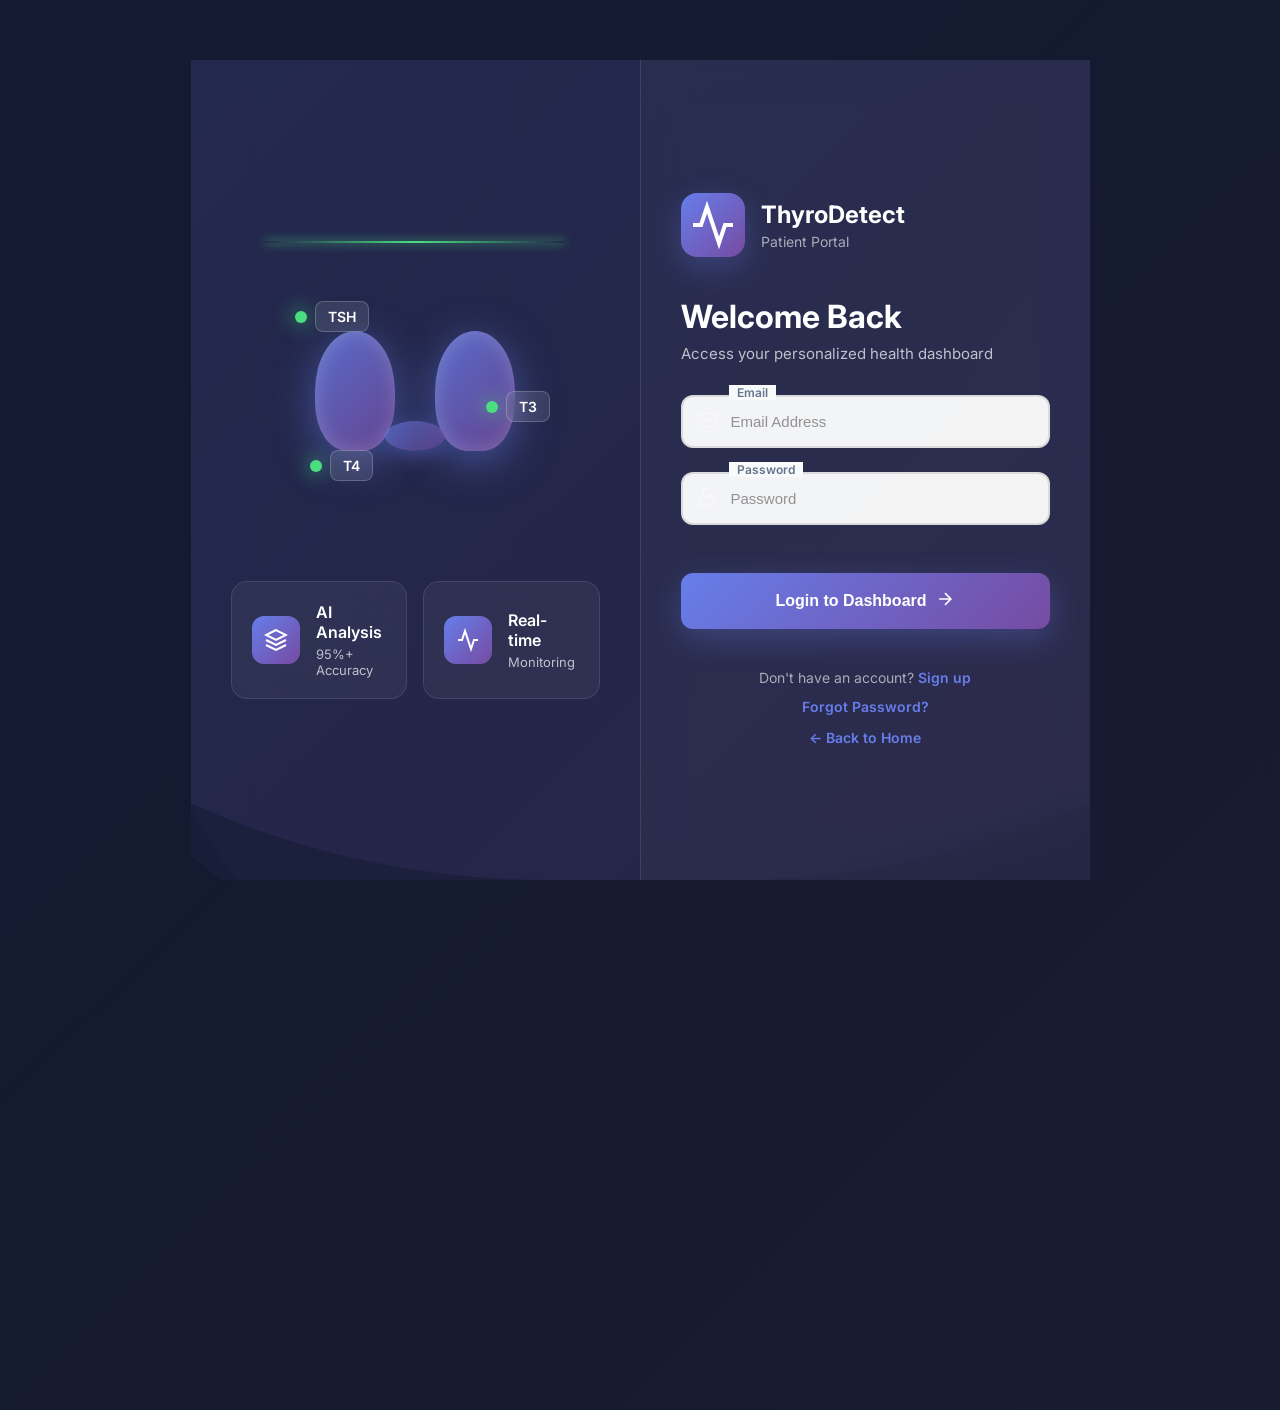
<file: frontend/patient/dashboard.html>
<!DOCTYPE html>
<html lang="en">
<head>
    <meta charset="UTF-8">
    <meta name="viewport" content="width=device-width, initial-scale=1.0">
    <title>Patient Dashboard</title>
    <link rel="stylesheet" href="../css/dashboard.css">
</head>
<body>
    <div class="dashboard-container">
        <nav class="sidebar">
            <div class="logo">
                <h2>Thyroid Care</h2>
            </div>
            <ul class="nav-menu">
                <li><a href="#" class="nav-link active" data-page="home">Dashboard</a></li>
                <li><a href="#" class="nav-link" data-page="health-checkup">Health Checkup</a></li>
                <li><a href="#" class="nav-link" data-page="thyroid-check">Thyroid Check</a></li>
                <li><a href="#" class="nav-link" data-page="book-appointment">Book Appointment</a></li>
                <li><a href="#" class="nav-link" data-page="view-appointments">View Appointments</a></li>
                <li><a href="#" class="nav-link" data-page="reports">Reports</a></li>
                <li><a href="#" class="nav-link logout" id="logoutBtn">Logout</a></li>
            </ul>
        </nav>

        <main class="main-content">
            <div class="page-content" id="home-page">
                <h1>Welcome to Your Health Dashboard</h1>
                <div class="welcome-message">
                    <p>Your health is our priority. This platform helps you monitor your thyroid health, book appointments with specialists, and track your wellness journey.</p>
                    <p>Regular checkups and early detection are key to maintaining optimal thyroid function. Use our tools to stay informed and proactive about your health.</p>
                </div>
                
                <div class="dashboard-cards">
                    <div class="info-card">
                        <h3>Quick Health Check</h3>
                        <p>Get personalized health tips based on your lifestyle</p>
                        <button onclick="navigateTo('health-checkup')">Start Check</button>
                    </div>
                    
                    <div class="info-card">
                        <h3>Thyroid Analysis</h3>
                        <p>Upload your test results for instant analysis</p>
                        <button onclick="navigateTo('thyroid-check')">Analyze Now</button>
                    </div>
                    
                    <div class="info-card">
                        <h3>Book Appointment</h3>
                        <p>Schedule a visit with our specialists</p>
                        <button onclick="navigateTo('book-appointment')">Book Now</button>
                    </div>
                </div>
            </div>

            <div class="page-content" id="health-checkup-page" style="display:none;">
                <h1>Health Checkup</h1>
                <div class="checkup-form">
                    <div class="form-section">
                        <h3>Sleep & Work Assessment</h3>
                        <div class="form-group">
                            <label>Hours of Sleep (per night)</label>
                            <input type="number" id="sleepHours" step="0.5" min="0.1" max="24" placeholder="7-9 hours recommended">
                        </div>
                        <div class="form-group">
                            <label>Working Hours (per day)</label>
                            <input type="number" id="workingHours" min="0.1" max="20" step="0.5" placeholder="8 hours standard">
                        </div>
                        <button type="button" class="btn-secondary" onclick="analyzeSleepWork()">Analyze Sleep & Work</button>
                    </div>

                    <div class="form-section">
                        <h3>Physical Measurements</h3>
                        <div class="form-group">
                            <label>Height (cm)</label>
                            <input type="number" id="height" step="0.1" min="30" max="300" placeholder="150-200 cm typical">
                        </div>
                        <div class="form-group">
                            <label>Weight (kg)</label>
                            <input type="number" id="weight" step="0.1" min="1" max="500" placeholder="40-120 kg typical">
                        </div>
                        <button type="button" class="btn-secondary" onclick="analyzeBMI()">Analyze BMI</button>
                    </div>

                    <div class="form-section">
                        <h3>Hydration & Age</h3>
                        <div class="form-group">
                            <label>Water Intake (liters per day)</label>
                            <input type="number" id="waterIntake" step="0.1" min="0.1" max="10" placeholder="2-3 liters recommended">
                        </div>
                        <div class="form-group">
                            <label>Age</label>
                            <input type="number" id="checkupAge" min="1" max="150" placeholder="18-80 years typical">
                        </div>
                        <button type="button" class="btn-secondary" onclick="analyzeHydration()">Analyze Hydration</button>
                    </div>
                </div>
                
                <!-- Comprehensive Analysis Button -->
                <div class="comprehensive-analysis-section">
                    <button type="button" class="btn-comprehensive" onclick="performComprehensiveAnalysis()">
                        🔬 Complete Thyroid Health Assessment
                    </button>
                    <p class="analysis-note">Complete all sections above, then click for comprehensive thyroid health analysis</p>
                </div>
                
                <!-- Results displayed outside the 3-column grid -->
                <div class="results-container">
                    <div id="sleepStressTips" class="health-tips"></div>
                    <div id="bmiTips" class="health-tips"></div>
                    <div id="hydrationTips" class="health-tips"></div>
                    <div id="comprehensiveResults" class="comprehensive-results"></div>
                </div>
            </div>

            <div class="page-content" id="thyroid-check-page" style="display:none;">
                <h1>Thyroid Check - Hybrid Approach</h1>
                <div class="thyroid-form">
                    <p class="info-text">📋 Upload your test report image (OCR will auto-extract values) OR enter values manually</p>
                    
                    <form id="thyroidCheckForm">
                        <!-- Split Container: Image Upload (Left) + Manual Input (Right) -->
                        <div class="hybrid-container">
                            <!-- Left Side: Image Upload with Auto-OCR -->
                            <div class="hybrid-section image-upload-section">
                                <div class="section-header">
                                    <h3>📷 Upload Test Report</h3>
                                    <p class="section-subtitle">OCR will automatically extract values</p>
                                </div>
                                
                                <div class="upload-area">
                                    <input type="file" id="reportImage" accept="image/*" style="display: none;">
                                    <div id="imagePreview" class="image-preview-box" onclick="document.getElementById('reportImage').click()">
                                        <div class="preview-placeholder">
                                            <svg width="60" height="60" viewBox="0 0 24 24" fill="none" stroke="currentColor" stroke-width="2">
                                                <rect x="3" y="3" width="18" height="18" rx="2" ry="2"/>
                                                <circle cx="8.5" cy="8.5" r="1.5"/>
                                                <polyline points="21 15 16 10 5 21"/>
                                            </svg>
                                            <p>Click to upload image</p>
                                            <small>Supports: JPG, PNG, PDF</small>
                                        </div>
                                    </div>
                                </div>
                                
                                <div id="ocrStatus" class="ocr-status-box"></div>
                            </div>

                            <!-- Right Side: Manual Input Fields -->
                            <div class="hybrid-section manual-input-section">
                                <div class="section-header">
                                    <h3>✍️ Enter Values Manually</h3>
                                    <p class="section-subtitle">Review OCR results or type manually</p>
                                </div>
                                
                                <div class="manual-inputs">
                                    <div class="input-field">
                                        <label>TSH Value (mIU/L) <span class="required">*</span></label>
                                        <input type="number" id="tshManual" step="0.001" placeholder="e.g., 2.5" required>
                                        <span class="range-hint">Normal: 0.4 - 4.0 mIU/L</span>
                                    </div>
                                    
                                    <div class="input-field">
                                        <label>T3 Value (ng/dL)</label>
                                        <input type="number" id="t3Manual" step="0.01" placeholder="e.g., 1.2">
                                        <span class="range-hint">Normal: 0.8 - 2.0 ng/dL</span>
                                    </div>
                                    
                                    <div class="input-field">
                                        <label>T4 Value (µg/dL)</label>
                                        <input type="number" id="t4Manual" step="0.01" placeholder="e.g., 8.5">
                                        <span class="range-hint">Normal: 5.0 - 12.0 µg/dL</span>
                                    </div>
                                </div>
                            </div>
                        </div>
                        
                        <!-- Symptoms Selection Section -->
                        <div class="symptoms-section">
                            <div class="symptoms-header">
                                <h3>🩺 Select Your Symptoms</h3>
                                <p class="symptoms-subtitle">Check all symptoms that apply to you <span class="required">*</span></p>
                            </div>
                            
                            <div class="symptoms-grid">
                                <!-- Hypothyroid Symptoms -->
                                <div class="symptom-category hypothyroid">
                                    <div class="category-header">
                                        <span class="category-icon">❄️</span>
                                        <h4>Hypothyroid Symptoms</h4>
                                    </div>
                                    <div class="symptom-options">
                                        <label class="symptom-label">
                                            <input type="checkbox" name="symptoms" value="fatigue" class="symptom-checkbox">
                                            <span class="symptom-text">Fatigue / Tiredness</span>
                                        </label>
                                        <label class="symptom-label">
                                            <input type="checkbox" name="symptoms" value="weight_gain" class="symptom-checkbox">
                                            <span class="symptom-text">Weight Gain</span>
                                        </label>
                                        <label class="symptom-label">
                                            <input type="checkbox" name="symptoms" value="cold_sensitivity" class="symptom-checkbox">
                                            <span class="symptom-text">Cold Sensitivity</span>
                                        </label>
                                        <label class="symptom-label">
                                            <input type="checkbox" name="symptoms" value="dry_skin" class="symptom-checkbox">
                                            <span class="symptom-text">Dry Skin</span>
                                        </label>
                                        <label class="symptom-label">
                                            <input type="checkbox" name="symptoms" value="hair_loss" class="symptom-checkbox">
                                            <span class="symptom-text">Hair Loss</span>
                                        </label>
                                        <label class="symptom-label">
                                            <input type="checkbox" name="symptoms" value="muscle_weakness" class="symptom-checkbox">
                                            <span class="symptom-text">Muscle Weakness</span>
                                        </label>
                                    </div>
                                </div>

                                <!-- Hyperthyroid Symptoms -->
                                <div class="symptom-category hyperthyroid">
                                    <div class="category-header">
                                        <span class="category-icon">🔥</span>
                                        <h4>Hyperthyroid Symptoms</h4>
                                    </div>
                                    <div class="symptom-options">
                                        <label class="symptom-label">
                                            <input type="checkbox" name="symptoms" value="heat_sensitivity" class="symptom-checkbox">
                                            <span class="symptom-text">Heat Sensitivity</span>
                                        </label>
                                        <label class="symptom-label">
                                            <input type="checkbox" name="symptoms" value="irregular_heartbeat" class="symptom-checkbox">
                                            <span class="symptom-text">Irregular Heartbeat</span>
                                        </label>
                                        <label class="symptom-label">
                                            <input type="checkbox" name="symptoms" value="mood_swings" class="symptom-checkbox">
                                            <span class="symptom-text">Mood Swings</span>
                                        </label>
                                        <label class="symptom-label">
                                            <input type="checkbox" name="symptoms" value="weight_loss" class="symptom-checkbox">
                                            <span class="symptom-text">Weight Loss</span>
                                        </label>
                                    </div>
                                </div>

                                <!-- Goiter Symptoms -->
                                <div class="symptom-category goiter">
                                    <div class="category-header">
                                        <span class="category-icon">🫁</span>
                                        <h4>Goiter Symptoms</h4>
                                    </div>
                                    <div class="symptom-options">
                                        <label class="symptom-label">
                                            <input type="checkbox" name="symptoms" value="neck_swelling" class="symptom-checkbox">
                                            <span class="symptom-text">Neck Swelling</span>
                                        </label>
                                    </div>
                                </div>

                                <!-- No Symptoms -->
                                <div class="symptom-category no-symptoms">
                                    <div class="category-header">
                                        <span class="category-icon">✅</span>
                                        <h4>No Symptoms</h4>
                                    </div>
                                    <div class="symptom-options">
                                        <label class="symptom-label">
                                            <input type="checkbox" name="symptoms" value="none" class="symptom-checkbox">
                                            <span class="symptom-text">I have no symptoms</span>
                                        </label>
                                    </div>
                                </div>
                            </div>
                        </div>
                        
                        <!-- Submit Button -->
                        <div class="submit-section">
                            <button type="submit" class="btn-analyze">
                                <span class="btn-icon">🔬</span>
                                <span class="btn-text">Analyze Report</span>
                            </button>
                        </div>
                    </form>

                    <div id="thyroidResult" class="thyroid-result"></div>
                </div>
            </div>

            <div class="page-content" id="book-appointment-page" style="display:none;">
                <h1>Book Appointment</h1>
                <div class="appointment-form">
                    <form id="bookAppointmentForm">
                        <div class="form-group">
                            <label>Select Doctor</label>
                            <select id="doctorSelect" required>
                                <option value="">Loading doctors...</option>
                            </select>
                        </div>

                        <div class="form-group">
                            <label>Appointment Date</label>
                            <input type="date" id="appointmentDate" required>
                        </div>

                        <div class="form-group">
                            <label>Appointment Time</label>
                            <div class="time-input-container">
                                <div class="time-fields">
                                    <select id="appointmentHour" required>
                                        <option value="">Hour</option>
                                        <option value="1">1</option>
                                        <option value="2">2</option>
                                        <option value="3">3</option>
                                        <option value="4">4</option>
                                        <option value="5">5</option>
                                        <option value="6">6</option>
                                        <option value="7">7</option>
                                        <option value="8">8</option>
                                        <option value="9">9</option>
                                        <option value="10">10</option>
                                        <option value="11">11</option>
                                        <option value="12">12</option>
                                    </select>
                                    <span class="time-separator">:</span>
                                    <select id="appointmentMinute" required>
                                        <option value="">Min</option>
                                        <option value="00">00</option>
                                        <option value="15">15</option>
                                        <option value="30">30</option>
                                        <option value="45">45</option>
                                    </select>
                                </div>
                                <div class="ampm-container">
                                    <label class="radio-label">
                                        <input type="radio" name="ampm" value="AM" required>
                                        <span class="radio-text">AM</span>
                                    </label>
                                    <label class="radio-label">
                                        <input type="radio" name="ampm" value="PM" required>
                                        <span class="radio-text">PM</span>
                                    </label>
                                </div>
                            </div>
                        </div>

                        <div class="form-group">
                            <label>Notes (Optional)</label>
                            <textarea id="appointmentNotes" rows="4"></textarea>
                        </div>

                        <button type="submit" class="btn-primary">Book Appointment</button>
                    </form>
                </div>
            </div>

            <div class="page-content" id="view-appointments-page" style="display:none;">
                <h1>My Appointments</h1>
                <div id="appointmentsList" class="appointments-list">
                    <p>Loading appointments...</p>
                </div>
            </div>

            <div class="page-content" id="reports-page" style="display:none;">
                <h1>My Reports</h1>
                <div id="reportsList" class="reports-list">
                    <p>Loading reports...</p>
                </div>
            </div>
        </main>
    </div>

    <script src="../js/patient-dashboard.js?v=2.0"></script>
</body>
</html>
</file>
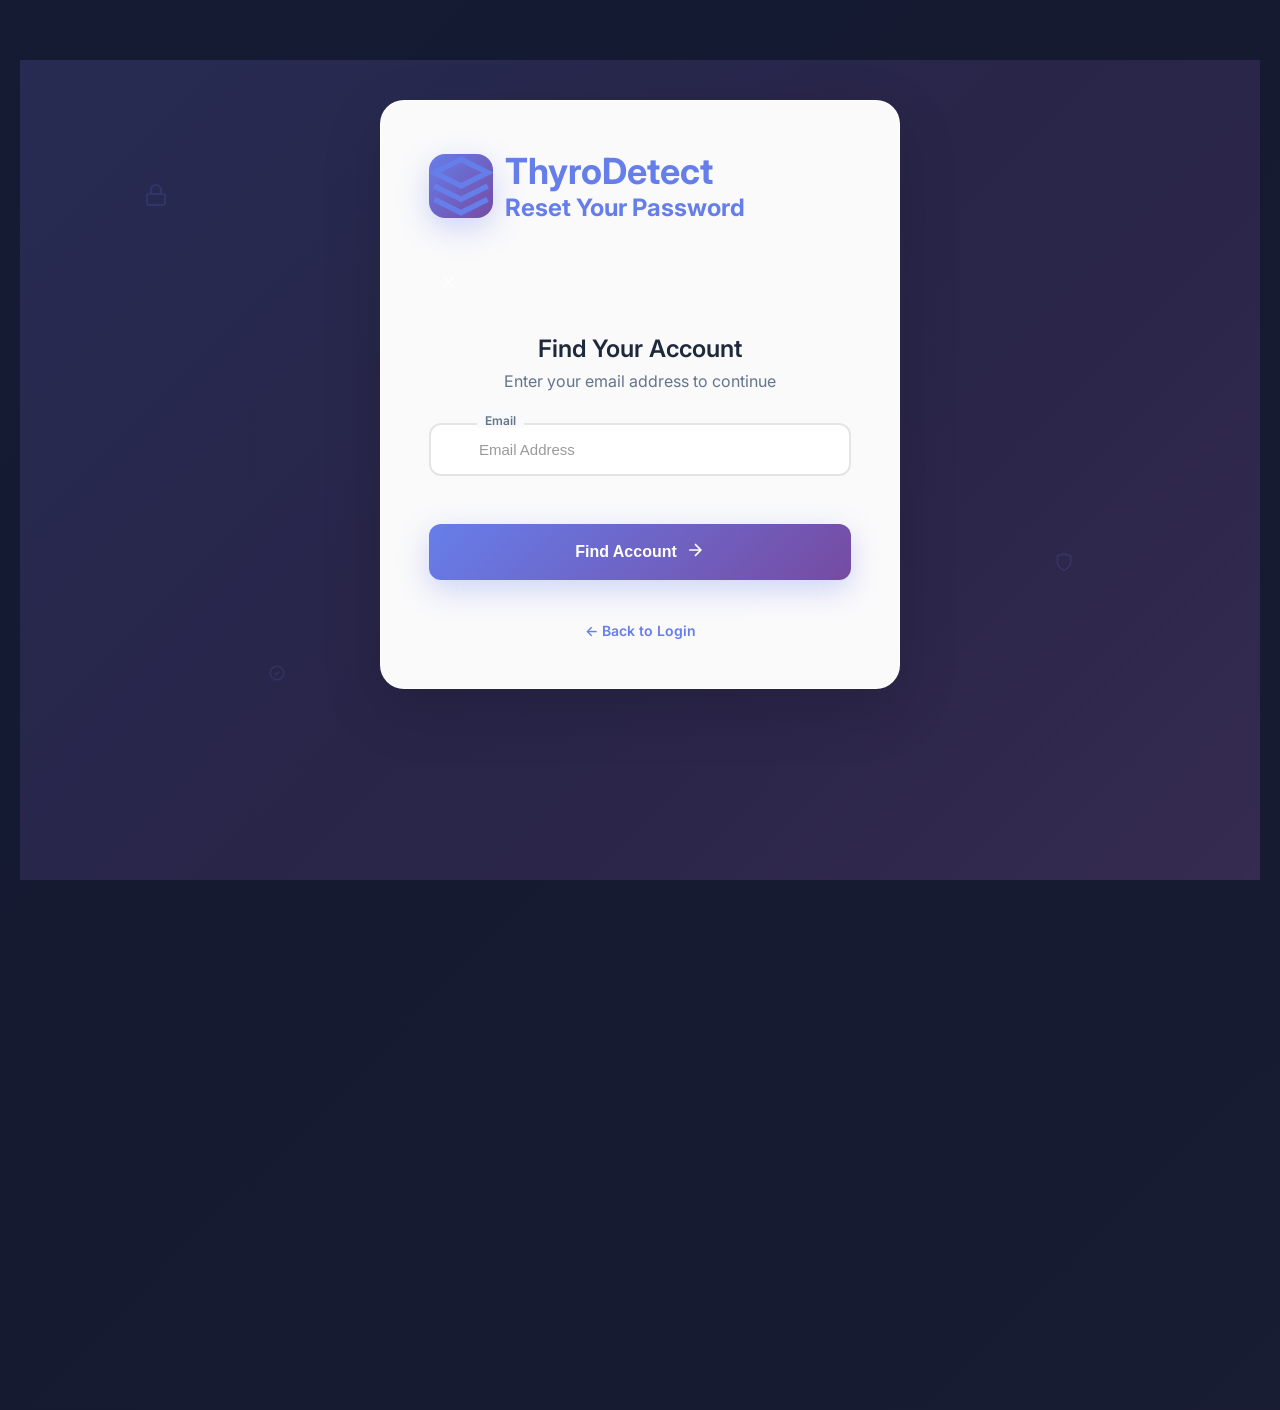
<file: frontend/patient/forgot-password.html>
<!DOCTYPE html>
<html lang="en">
<head>
    <meta charset="UTF-8">
    <meta name="viewport" content="width=device-width, initial-scale=1.0">
    <title>Reset Password - ThyroDetect</title>
    <link rel="stylesheet" href="../css/auth.css">
    <link href="https://fonts.googleapis.com/css2?family=Inter:wght@300;400;500;600;700&display=swap" rel="stylesheet">
</head>
<body class="unique-auth-body forgot-password-page">
    <!-- Unique Forgot Password Container -->
    <div class="forgot-password-unique-container">
        <!-- Animated Security Background -->
        <div class="security-bg">
            <div class="security-wave security-wave-1"></div>
            <div class="security-wave security-wave-2"></div>
            <div class="security-wave security-wave-3"></div>
            
            <!-- Floating Security Icons -->
            <div class="security-icon security-icon-1">
                <svg width="24" height="24" viewBox="0 0 24 24" fill="none" stroke="currentColor" stroke-width="2">
                    <rect x="3" y="11" width="18" height="11" rx="2" ry="2"></rect>
                    <path d="M7 11V7a5 5 0 0 1 10 0v4"></path>
                </svg>
            </div>
            <div class="security-icon security-icon-2">
                <svg width="20" height="20" viewBox="0 0 24 24" fill="none" stroke="currentColor" stroke-width="2">
                    <path d="M12 22s8-4 8-10V5l-8-3-8 3v7c0 6 8 10 8 10z"></path>
                </svg>
            </div>
            <div class="security-icon security-icon-3">
                <svg width="18" height="18" viewBox="0 0 24 24" fill="none" stroke="currentColor" stroke-width="2">
                    <path d="M9 12l2 2 4-4M21 12c0 4.97-4.03 9-9 9s-9-4.03-9-9 4.03-9 9-9 9 4.03 9 9z"></path>
                </svg>
            </div>
        </div>
        
        <!-- Forgot Password Card -->
        <div class="forgot-password-card">
            <!-- Header -->
            <div class="auth-header">
                <div class="logo-section">
                    <svg width="40" height="40" viewBox="0 0 24 24" fill="none" stroke="currentColor" stroke-width="2" class="logo-icon">
                        <path d="M12 2L2 7l10 5 10-5-10-5z"></path>
                        <path d="M2 17l10 5 10-5M2 12l10 5 10-5"></path>
                    </svg>
                    <div>
                        <h2>ThyroDetect</h2>
                        <p>Reset Your Password</p>
                    </div>
                </div>
                
                <a href="login.html" class="close-btn">
                    <svg width="24" height="24" viewBox="0 0 24 24" fill="none" stroke="currentColor" stroke-width="2">
                        <path d="M18 6L6 18M6 6l12 12"></path>
                    </svg>
                </a>
            </div>

            <!-- Step 1: Enter Email -->
            <div id="step1" class="auth-form">
                <div class="step-info">
                    <h3>Find Your Account</h3>
                    <p>Enter your email address to continue</p>
                </div>
                
                <form id="emailForm" class="modern-form">
                    <div class="input-group">
                        <div class="input-icon">
                            <svg width="20" height="20" viewBox="0 0 24 24" fill="none" stroke="currentColor" stroke-width="2">
                                <path d="M4 4h16c1.1 0 2 .9 2 2v12c0 1.1-.9 2-2 2H4c-1.1 0-2-.9-2-2V6c0-1.1.9-2 2-2z"></path>
                                <path d="M22 6l-10 7L2 6"></path>
                            </svg>
                        </div>
                        <input type="email" id="email" name="email" placeholder="Email Address" required>
                        <label>Email</label>
                    </div>
                    
                    <button type="submit" class="submit-btn">
                        <span>Find Account</span>
                        <div class="btn-arrow">
                            <svg width="20" height="20" viewBox="0 0 24 24" fill="none" stroke="currentColor" stroke-width="2">
                                <path d="M5 12h14M12 5l7 7-7 7"></path>
                            </svg>
                        </div>
                    </button>
                </form>
            </div>

            <!-- Step 2: Answer Security Question -->
            <div id="step2" class="auth-form" style="display: none;">
                <div class="step-info">
                    <h3>Security Verification</h3>
                    <p>Answer your security question to reset password</p>
                </div>
                
                <form id="securityForm" class="modern-form">
                    <div class="security-question-display">
                        <label>Security Question 1:</label>
                        <div id="securityQuestionLabel1" class="question-text"></div>
                    </div>
                    
                    <div class="input-group">
                        <div class="input-icon">
                            <svg width="20" height="20" viewBox="0 0 24 24" fill="none" stroke="currentColor" stroke-width="2">
                                <path d="M9 12l2 2 4-4M21 12c0 4.97-4.03 9-9 9s-9-4.03-9-9 4.03-9 9-9 9 4.03 9 9z"></path>
                            </svg>
                        </div>
                        <input type="text" id="securityAnswer1" name="security_answer_1" placeholder="Answer to question 1" required>
                        <label>Security Answer 1</label>
                    </div>
                    
                    <div class="security-question-display">
                        <label>Security Question 2:</label>
                        <div id="securityQuestionLabel2" class="question-text"></div>
                    </div>
                    
                    <div class="input-group">
                        <div class="input-icon">
                            <svg width="20" height="20" viewBox="0 0 24 24" fill="none" stroke="currentColor" stroke-width="2">
                                <path d="M9 12l2 2 4-4M21 12c0 4.97-4.03 9-9 9s-9-4.03-9-9 4.03-9 9-9 9 4.03 9 9z"></path>
                            </svg>
                        </div>
                        <input type="text" id="securityAnswer2" name="security_answer_2" placeholder="Answer to question 2" required>
                        <label>Security Answer 2</label>
                    </div>
                    
                    <div class="input-group">
                        <div class="input-icon">
                            <svg width="20" height="20" viewBox="0 0 24 24" fill="none" stroke="currentColor" stroke-width="2">
                                <rect x="3" y="11" width="18" height="11" rx="2" ry="2"></rect>
                                <path d="M7 11V7a5 5 0 0 1 10 0v4"></path>
                            </svg>
                        </div>
                        <input type="password" id="newPassword" name="new_password" placeholder="New Password" required minlength="6">
                        <label>New Password</label>
                    </div>
                    
                    <div class="input-group">
                        <div class="input-icon">
                            <svg width="20" height="20" viewBox="0 0 24 24" fill="none" stroke="currentColor" stroke-width="2">
                                <rect x="3" y="11" width="18" height="11" rx="2" ry="2"></rect>
                                <path d="M7 11V7a5 5 0 0 1 10 0v4"></path>
                            </svg>
                        </div>
                        <input type="password" id="confirmPassword" name="confirm_password" placeholder="Confirm Password" required minlength="6">
                        <label>Confirm Password</label>
                    </div>
                    
                    <button type="submit" class="submit-btn">
                        <span>Reset Password</span>
                        <div class="btn-arrow">
                            <svg width="20" height="20" viewBox="0 0 24 24" fill="none" stroke="currentColor" stroke-width="2">
                                <path d="M5 12h14M12 5l7 7-7 7"></path>
                            </svg>
                        </div>
                    </button>
                </form>
            </div>

            <!-- Links -->
            <div class="form-footer">
                <a href="login.html" class="back-link">← Back to Login</a>
            </div>

            <div id="message" class="message"></div>
        </div>
    </div>

    <script src="../js/forgot-password.js"></script>
</body>
</html>
</file>
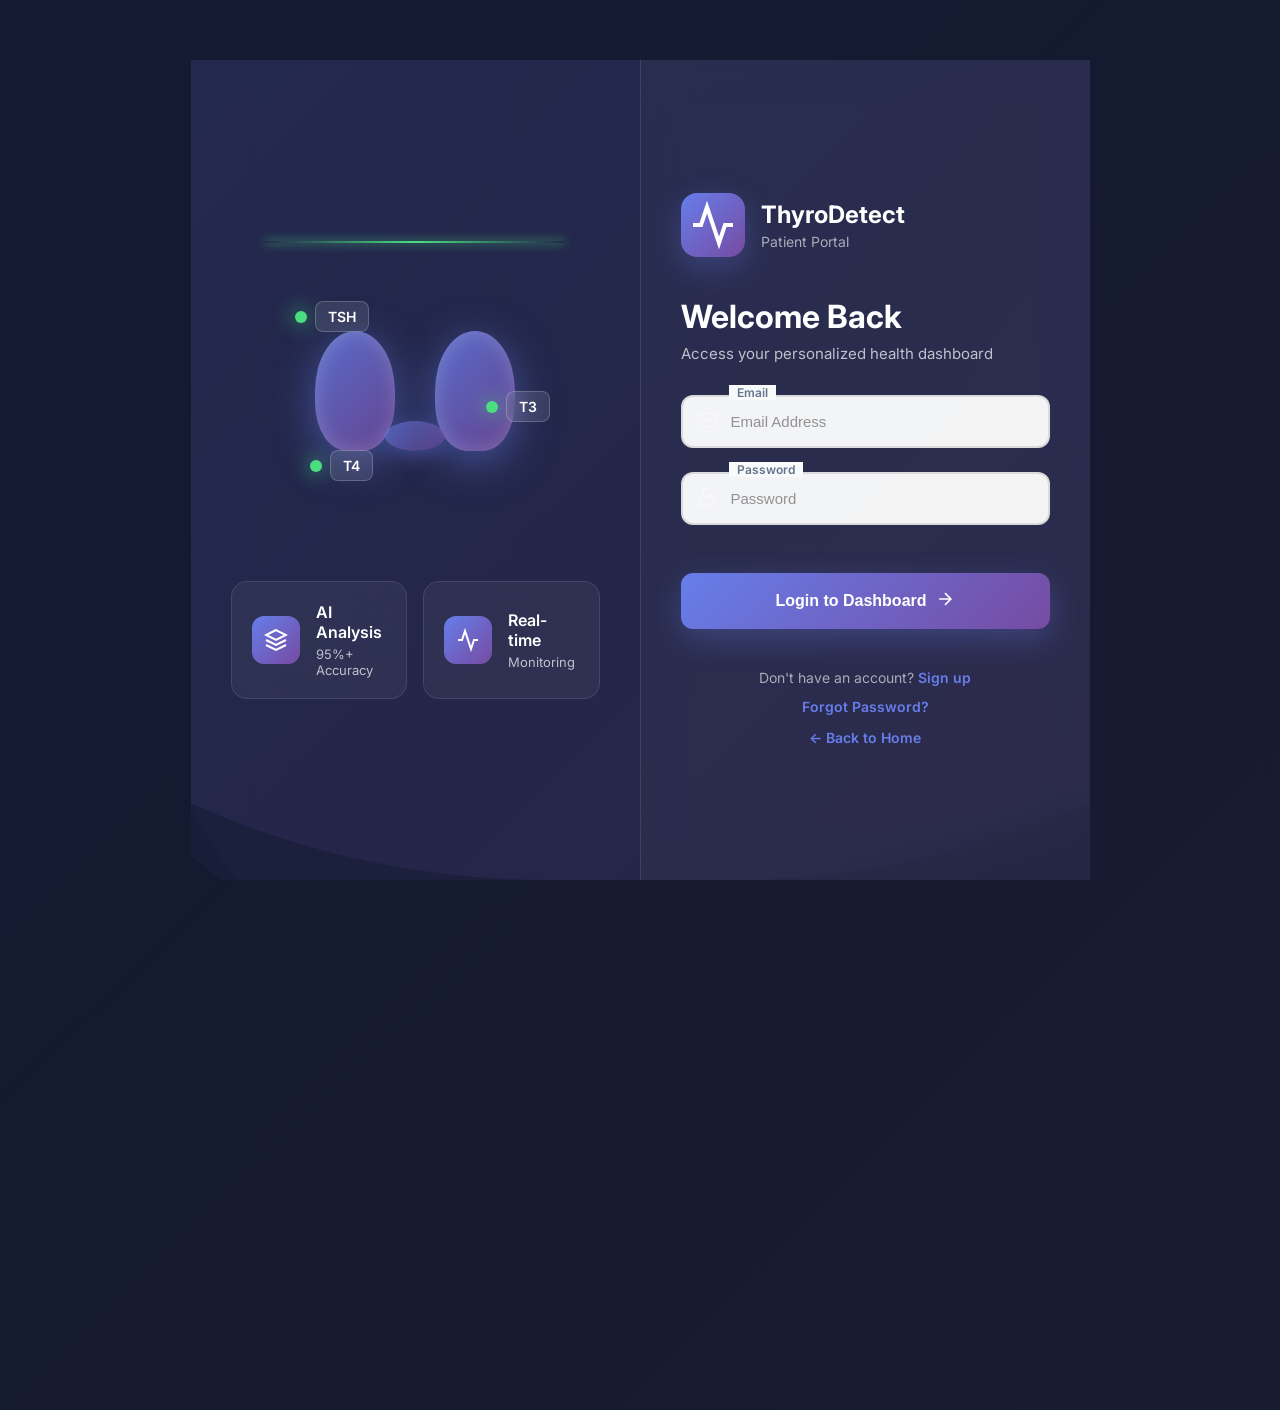
<file: frontend/patient/login.html>
<!DOCTYPE html>
<html lang="en">
<head>
    <meta charset="UTF-8">
    <meta name="viewport" content="width=device-width, initial-scale=1.0">
    <title>Patient Login - ThyroDetect</title>
    <link rel="stylesheet" href="../css/auth.css">
    <link href="https://fonts.googleapis.com/css2?family=Inter:wght@300;400;500;600;700;800&display=swap" rel="stylesheet">
</head>
<body class="unique-auth-body">
    <!-- Unique Modern Container -->
    <div class="unique-container">
        <!-- Animated Background -->
        <div class="unique-bg">
            <div class="wave wave-1"></div>
            <div class="wave wave-2"></div>
            <div class="wave wave-3"></div>
        </div>
        
        <!-- Main Content -->
        <div class="unique-content">
            <!-- Left - 3D Thyroid Visualization -->
            <div class="visual-side">
                <div class="thyroid-container">
                    <!-- 3D Rotating Thyroid Gland -->
                    <div class="thyroid-3d">
                        <div class="thyroid-gland">
                            <div class="thyroid-lobe left-lobe"></div>
                            <div class="thyroid-lobe right-lobe"></div>
                            <div class="thyroid-isthmus"></div>
                        </div>
                        
                        <!-- Scanning Effect -->
                        <div class="scan-line"></div>
                        
                        <!-- Data Points -->
                        <div class="data-point point-1">
                            <div class="point-dot"></div>
                            <div class="point-label">TSH</div>
                        </div>
                        <div class="data-point point-2">
                            <div class="point-dot"></div>
                            <div class="point-label">T3</div>
                        </div>
                        <div class="data-point point-3">
                            <div class="point-dot"></div>
                            <div class="point-label">T4</div>
                        </div>
                    </div>
                    
                    <!-- Info Cards -->
                    <div class="info-cards">
                        <div class="info-card card-animate-1">
                            <div class="info-icon">
                                <svg width="24" height="24" viewBox="0 0 24 24" fill="none" stroke="currentColor" stroke-width="2">
                                    <path d="M12 2L2 7l10 5 10-5-10-5z"></path>
                                    <path d="M2 17l10 5 10-5M2 12l10 5 10-5"></path>
                                </svg>
                            </div>
                            <div class="info-text">
                                <h4>AI Analysis</h4>
                                <p>95%+ Accuracy</p>
                            </div>
                        </div>
                        
                        <div class="info-card card-animate-2">
                            <div class="info-icon">
                                <svg width="24" height="24" viewBox="0 0 24 24" fill="none" stroke="currentColor" stroke-width="2">
                                    <path d="M22 12h-4l-3 9L9 3l-3 9H2"></path>
                                </svg>
                            </div>
                            <div class="info-text">
                                <h4>Real-time</h4>
                                <p>Monitoring</p>
                            </div>
                        </div>
                    </div>
                </div>
            </div>
            
            <!-- Right - Login Form -->
            <div class="form-side">
                <div class="form-container">
                    <!-- Logo -->
                    <div class="brand-logo">
                        <div class="logo-icon">
                            <svg width="48" height="48" viewBox="0 0 24 24" fill="none" stroke="currentColor" stroke-width="2">
                                <path d="M22 12h-4l-3 9L9 3l-3 9H2"></path>
                            </svg>
                        </div>
                        <div class="logo-text">
                            <h2>ThyroDetect</h2>
                            <p>Patient Portal</p>
                        </div>
                    </div>
                    
                    <!-- Welcome Text -->
                    <div class="welcome-section">
                        <h1>Welcome Back</h1>
                        <p>Access your personalized health dashboard</p>
                    </div>
                    
                    <!-- Login Form -->
                    <form id="loginForm" class="modern-form">
                        <div class="input-group">
                            <div class="input-icon">
                                <svg width="20" height="20" viewBox="0 0 24 24" fill="none" stroke="currentColor" stroke-width="2">
                                    <path d="M4 4h16c1.1 0 2 .9 2 2v12c0 1.1-.9 2-2 2H4c-1.1 0-2-.9-2-2V6c0-1.1.9-2 2-2z"></path>
                                    <path d="M22 6l-10 7L2 6"></path>
                                </svg>
                            </div>
                            <input type="email" id="email" name="email" placeholder="Email Address" required>
                            <label>Email</label>
                        </div>
                        
                        <div class="input-group">
                            <div class="input-icon">
                                <svg width="20" height="20" viewBox="0 0 24 24" fill="none" stroke="currentColor" stroke-width="2">
                                    <rect x="3" y="11" width="18" height="11" rx="2" ry="2"></rect>
                                    <path d="M7 11V7a5 5 0 0 1 10 0v4"></path>
                                </svg>
                            </div>
                            <input type="password" id="password" name="password" placeholder="Password" required>
                            <label>Password</label>
                        </div>
                        
                        <button type="submit" class="submit-btn">
                            <span>Login to Dashboard</span>
                            <div class="btn-arrow">
                                <svg width="20" height="20" viewBox="0 0 24 24" fill="none" stroke="currentColor" stroke-width="2">
                                    <path d="M5 12h14M12 5l7 7-7 7"></path>
                                </svg>
                            </div>
                        </button>
                        
                        <div id="message" class="message"></div>
                    </form>
                    
                    <!-- Links -->
                    <div class="form-footer">
                        <p>Don't have an account? <a href="register.html">Sign up</a></p>
                        <p><a href="forgot-password.html" class="forgot-link">Forgot Password?</a></p>
                        <a href="../index.html" class="back-link">← Back to Home</a>
                    </div>
                </div>
            </div>
        </div>
    </div>
    
    <script src="../js/patient-login.js"></script>
</body>
</html>
</file>
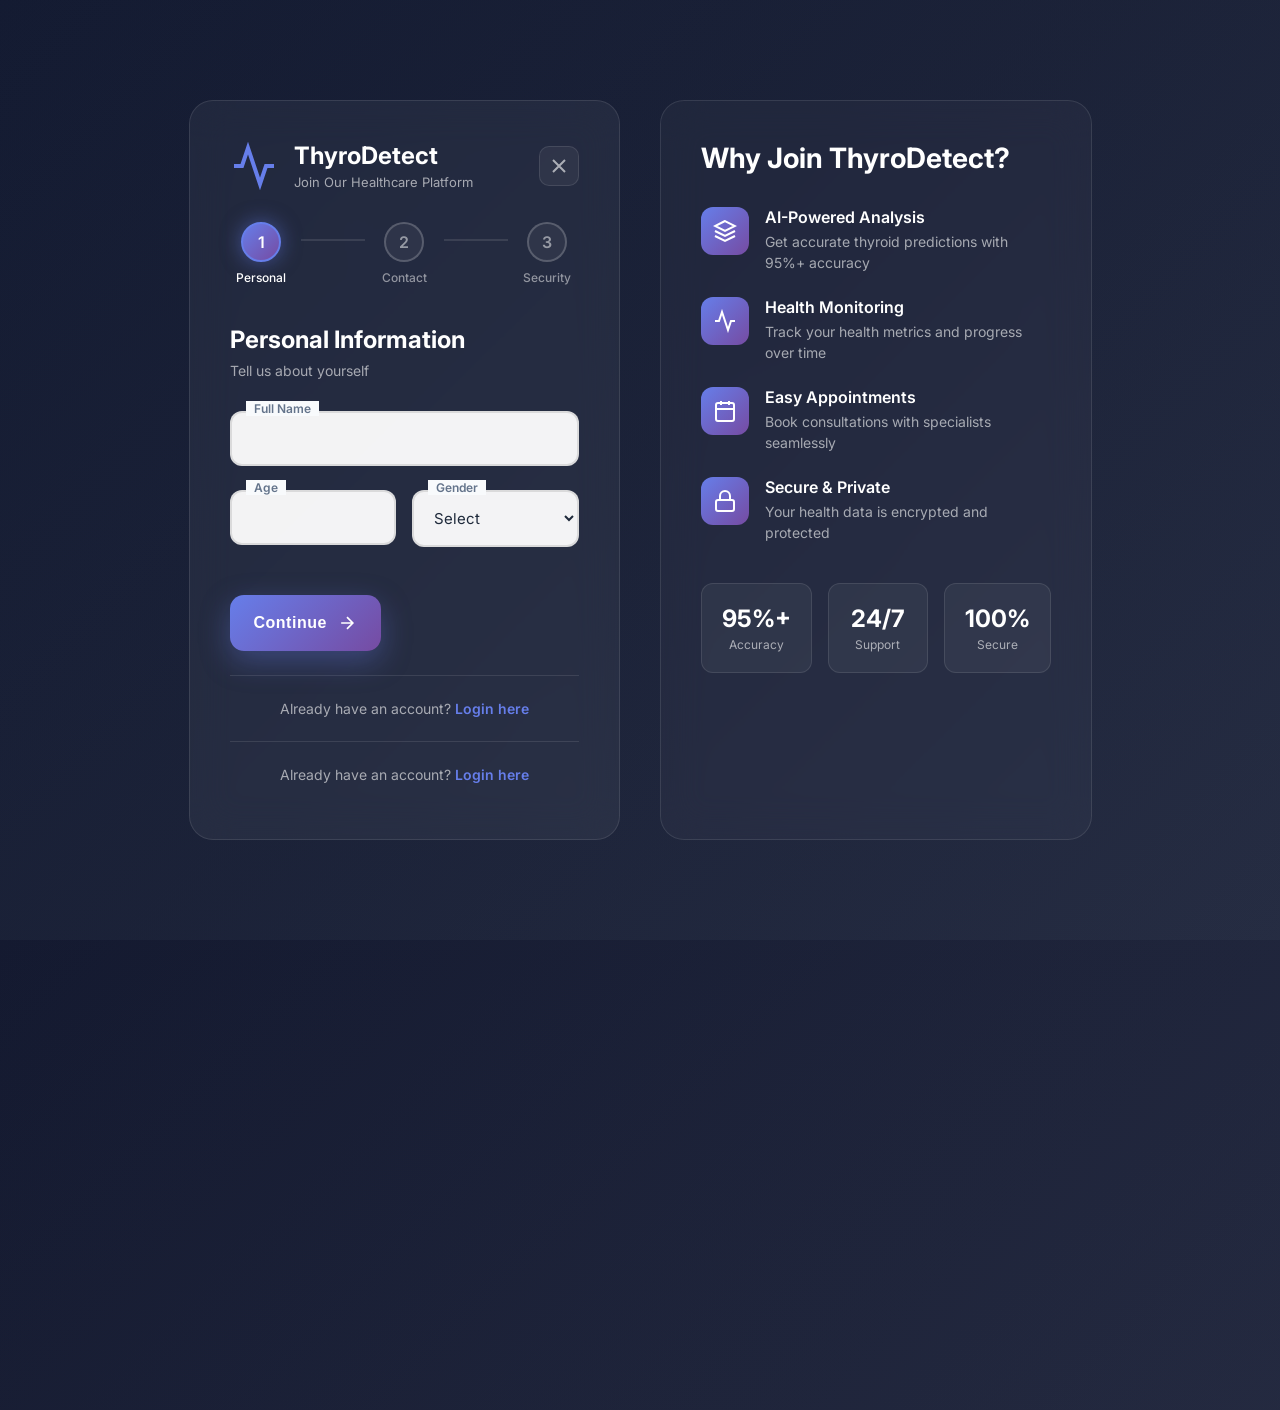
<file: frontend/patient/register.html>
<!DOCTYPE html>
<html lang="en">
<head>
    <meta charset="UTF-8">
    <meta name="viewport" content="width=device-width, initial-scale=1.0">
    <title>Patient Registration - ThyroDetect</title>
    <link rel="stylesheet" href="../css/auth.css">
    <link href="https://fonts.googleapis.com/css2?family=Inter:wght@300;400;500;600;700;800&display=swap" rel="stylesheet">
</head>
<body class="unique-auth-body register-page">
    <!-- Unique Registration Container -->
    <div class="register-unique-container">
        <!-- Animated Particles Background -->
        <div class="particles-bg">
            <div class="particle"></div>
            <div class="particle"></div>
            <div class="particle"></div>
            <div class="particle"></div>
            <div class="particle"></div>
            <div class="particle"></div>
        </div>
        
        <!-- Registration Card -->
        <div class="register-card">
            <!-- Header Section -->
            <div class="register-header">
                <div class="brand-logo-reg">
                    <svg width="48" height="48" viewBox="0 0 24 24" fill="none" stroke="currentColor" stroke-width="2">
                        <path d="M22 12h-4l-3 9L9 3l-3 9H2"></path>
                    </svg>
                    <div>
                        <h2>ThyroDetect</h2>
                        <p>Join Our Healthcare Platform</p>
                    </div>
                </div>
                
                <a href="../index.html" class="close-btn">
                    <svg width="24" height="24" viewBox="0 0 24 24" fill="none" stroke="currentColor" stroke-width="2">
                        <path d="M18 6L6 18M6 6l12 12"></path>
                    </svg>
                </a>
            </div>
            
            <!-- Progress Steps -->
            <div class="progress-steps">
                <div class="step active" data-step="1">
                    <div class="step-number">1</div>
                    <span>Personal</span>
                </div>
                <div class="step-line"></div>
                <div class="step" data-step="2">
                    <div class="step-number">2</div>
                    <span>Contact</span>
                </div>
                <div class="step-line"></div>
                <div class="step" data-step="3">
                    <div class="step-number">3</div>
                    <span>Security</span>
                </div>
            </div>
            
            <!-- Form Container -->
            <form id="registerForm" class="register-form">
                <!-- Step 1: Personal Info -->
                <div class="form-step active" data-step="1">
                    <h3>Personal Information</h3>
                    <p class="step-desc">Tell us about yourself</p>
                    
                    <div class="input-group-reg">
                        <input type="text" id="fullName" name="fullName" required>
                        <label>Full Name</label>
                        <div class="input-border"></div>
                    </div>
                    
                    <div class="input-row">
                        <div class="input-group-reg">
                            <input type="number" id="age" name="age" min="1" max="120" required>
                            <label>Age</label>
                            <div class="input-border"></div>
                        </div>
                        
                        <div class="input-group-reg">
                            <select id="gender" name="gender" required>
                                <option value="">Select</option>
                                <option value="Male">Male</option>
                                <option value="Female">Female</option>
                                <option value="Other">Other</option>
                            </select>
                            <label>Gender</label>
                            <div class="input-border"></div>
                        </div>
                    </div>
                    
                    <button type="button" class="next-btn" onclick="nextStep(2)">
                        <span>Continue</span>
                        <svg width="20" height="20" viewBox="0 0 24 24" fill="none" stroke="currentColor" stroke-width="2">
                            <path d="M5 12h14M12 5l7 7-7 7"></path>
                        </svg>
                    </button>
                    
                    <div class="step-footer">
                        <p>Already have an account? <a href="login.html">Login here</a></p>
                    </div>
                </div>
                
                <!-- Step 2: Contact Info -->
                <div class="form-step" data-step="2">
                    <h3>Contact Details</h3>
                    <p class="step-desc">How can we reach you?</p>
                    
                    <div class="input-group-reg">
                        <input type="email" id="email" name="email" required>
                        <label>Email Address</label>
                        <div class="input-border"></div>
                    </div>
                    
                    <div class="input-group-reg">
                        <input type="tel" id="phone" name="phone" required>
                        <label>Phone Number</label>
                        <div class="input-border"></div>
                    </div>
                    
                    <div class="input-group-reg">
                        <textarea id="address" name="address" rows="3"></textarea>
                        <label>Address (Optional)</label>
                        <div class="input-border"></div>
                    </div>
                    
                    <div class="button-group">
                        <button type="button" class="back-btn" onclick="prevStep(1)">
                            <svg width="20" height="20" viewBox="0 0 24 24" fill="none" stroke="currentColor" stroke-width="2">
                                <path d="M19 12H5M12 19l-7-7 7-7"></path>
                            </svg>
                            <span>Back</span>
                        </button>
                        <button type="button" class="next-btn" onclick="nextStep(3)">
                            <span>Continue</span>
                            <svg width="20" height="20" viewBox="0 0 24 24" fill="none" stroke="currentColor" stroke-width="2">
                                <path d="M5 12h14M12 5l7 7-7 7"></path>
                            </svg>
                        </button>
                    </div>
                    
                    <div class="step-footer">
                        <p>Already have an account? <a href="login.html">Login here</a></p>
                    </div>
                </div>
                
                <!-- Step 3: Security -->
                <div class="form-step" data-step="3">
                    <h3>Create Password</h3>
                    <p class="step-desc">Secure your account</p>
                    
                    <div class="input-group-reg">
                        <input type="password" id="password" name="password" required>
                        <label>Password</label>
                        <div class="input-border"></div>
                        <div class="password-strength">
                            <div class="strength-bar"></div>
                        </div>
                    </div>
                    
                    <div class="input-group-reg">
                        <input type="password" id="confirmPassword" name="confirmPassword" required>
                        <label>Confirm Password</label>
                        <div class="input-border"></div>
                    </div>
                    
                    <div class="input-group-reg">
                        <select id="securityQuestion1" name="securityQuestion1" required>
                            <option value="">Choose first security question</option>
                            <option value="What is your favorite fruit?">What is your favorite fruit?</option>
                            <option value="What is your mother's maiden name?">What is your mother's maiden name?</option>
                            <option value="What was the name of your first pet?">What was the name of your first pet?</option>
                            <option value="What city were you born in?">What city were you born in?</option>
                            <option value="What is your favorite food?">What is your favorite food?</option>
                        </select>
                        <label>Security Question 1</label>
                        <div class="input-border"></div>
                    </div>
                    
                    <div class="input-group-reg">
                        <input type="text" id="securityAnswer1" name="securityAnswer1" required>
                        <label>Security Answer 1</label>
                        <div class="input-border"></div>
                    </div>
                    
                    <div class="input-group-reg">
                        <select id="securityQuestion2" name="securityQuestion2" required>
                            <option value="">Choose second security question</option>
                            <option value="What school did you study in?">What school did you study in?</option>
                            <option value="What was your first school name?">What was your first school name?</option>
                            <option value="What is your father's middle name?">What is your father's middle name?</option>
                            <option value="What was your childhood nickname?">What was your childhood nickname?</option>
                            <option value="What is your favorite color?">What is your favorite color?</option>
                        </select>
                        <label>Security Question 2</label>
                        <div class="input-border"></div>
                    </div>
                    
                    <div class="input-group-reg">
                        <input type="text" id="securityAnswer2" name="securityAnswer2" required>
                        <label>Security Answer 2</label>
                        <div class="input-border"></div>
                    </div>
                    
                    <div class="password-requirements">
                        <p>Password must contain:</p>
                        <ul>
                            <li id="req-length">At least 6 characters</li>
                        </ul>
                        <p style="margin-top: 10px; font-size: 12px; color: #666;">
                            Security question will help you reset your password if you forget it.
                        </p>
                    </div>
                    
                    <div id="message" class="message"></div>
                    
                    <div class="button-group">
                        <button type="button" class="back-btn" onclick="prevStep(2)">
                            <svg width="20" height="20" viewBox="0 0 24 24" fill="none" stroke="currentColor" stroke-width="2">
                                <path d="M19 12H5M12 19l-7-7 7-7"></path>
                            </svg>
                            <span>Back</span>
                        </button>
                        <button type="submit" class="submit-btn-reg">
                            <span>Create Account</span>
                            <svg width="20" height="20" viewBox="0 0 24 24" fill="none" stroke="currentColor" stroke-width="2">
                                <path d="M22 11.08V12a10 10 0 1 1-5.93-9.14"></path>
                                <path d="M22 4L12 14.01l-3-3"></path>
                            </svg>
                        </button>
                    </div>
                </div>
            </form>
            
            <!-- Footer -->
            <div class="register-footer">
                <p>Already have an account? <a href="login.html">Login here</a></p>
            </div>
        </div>
        
        <!-- Side Info Panel -->
        <div class="info-panel">
            <div class="info-content">
                <h2>Why Join ThyroDetect?</h2>
                
                <div class="feature-list">
                    <div class="feature-item-reg">
                        <div class="feature-icon-reg">
                            <svg width="24" height="24" viewBox="0 0 24 24" fill="none" stroke="currentColor" stroke-width="2">
                                <path d="M12 2L2 7l10 5 10-5-10-5z"></path>
                                <path d="M2 17l10 5 10-5M2 12l10 5 10-5"></path>
                            </svg>
                        </div>
                        <div>
                            <h4>AI-Powered Analysis</h4>
                            <p>Get accurate thyroid predictions with 95%+ accuracy</p>
                        </div>
                    </div>
                    
                    <div class="feature-item-reg">
                        <div class="feature-icon-reg">
                            <svg width="24" height="24" viewBox="0 0 24 24" fill="none" stroke="currentColor" stroke-width="2">
                                <path d="M22 12h-4l-3 9L9 3l-3 9H2"></path>
                            </svg>
                        </div>
                        <div>
                            <h4>Health Monitoring</h4>
                            <p>Track your health metrics and progress over time</p>
                        </div>
                    </div>
                    
                    <div class="feature-item-reg">
                        <div class="feature-icon-reg">
                            <svg width="24" height="24" viewBox="0 0 24 24" fill="none" stroke="currentColor" stroke-width="2">
                                <rect x="3" y="4" width="18" height="18" rx="2" ry="2"></rect>
                                <path d="M16 2v4M8 2v4M3 10h18"></path>
                            </svg>
                        </div>
                        <div>
                            <h4>Easy Appointments</h4>
                            <p>Book consultations with specialists seamlessly</p>
                        </div>
                    </div>
                    
                    <div class="feature-item-reg">
                        <div class="feature-icon-reg">
                            <svg width="24" height="24" viewBox="0 0 24 24" fill="none" stroke="currentColor" stroke-width="2">
                                <rect x="3" y="11" width="18" height="11" rx="2" ry="2"></rect>
                                <path d="M7 11V7a5 5 0 0 1 10 0v4"></path>
                            </svg>
                        </div>
                        <div>
                            <h4>Secure & Private</h4>
                            <p>Your health data is encrypted and protected</p>
                        </div>
                    </div>
                </div>
                
                <div class="trust-badges">
                    <div class="badge-item">
                        <span class="badge-number">95%+</span>
                        <span class="badge-label">Accuracy</span>
                    </div>
                    <div class="badge-item">
                        <span class="badge-number">24/7</span>
                        <span class="badge-label">Support</span>
                    </div>
                    <div class="badge-item">
                        <span class="badge-number">100%</span>
                        <span class="badge-label">Secure</span>
                    </div>
                </div>
            </div>
        </div>
    </div>
    
    <script src="../js/patient-register.js"></script>
    <script>
        // Step Navigation
        function nextStep(step) {
            // Validate current step
            const currentStep = document.querySelector('.form-step.active');
            const inputs = currentStep.querySelectorAll('input[required], select[required]');
            let valid = true;
            
            inputs.forEach(input => {
                if (!input.value) {
                    valid = false;
                    input.style.borderColor = '#f44336';
                }
            });
            
            if (!valid) return;
            
            // Move to next step
            document.querySelectorAll('.form-step').forEach(s => s.classList.remove('active'));
            document.querySelectorAll('.step').forEach(s => s.classList.remove('active'));
            
            document.querySelector(`.form-step[data-step="${step}"]`).classList.add('active');
            document.querySelector(`.step[data-step="${step}"]`).classList.add('active');
        }
        
        function prevStep(step) {
            document.querySelectorAll('.form-step').forEach(s => s.classList.remove('active'));
            document.querySelectorAll('.step').forEach(s => s.classList.remove('active'));
            
            document.querySelector(`.form-step[data-step="${step}"]`).classList.add('active');
            document.querySelector(`.step[data-step="${step}"]`).classList.add('active');
        }
        
        // Password Strength
        document.getElementById('password')?.addEventListener('input', function(e) {
            const password = e.target.value;
            const strengthBar = document.querySelector('.strength-bar');
            const reqLength = document.getElementById('req-length');
            
            if (password.length >= 6) {
                strengthBar.style.width = '100%';
                strengthBar.style.background = '#4ade80';
                reqLength.style.color = '#4ade80';
            } else {
                const width = (password.length / 6) * 100;
                strengthBar.style.width = width + '%';
                strengthBar.style.background = '#f59e0b';
                reqLength.style.color = '#64748b';
            }
        });
    </script>
</body>
</html>
</file>
<file: frontend/css/home.css>
/* ===== RESET & BASE STYLES ===== */
* {
    margin: 0;
    padding: 0;
    box-sizing: border-box;
}

:root {
    --primary: #667eea;
    --primary-dark: #5568d3;
    --secondary: #764ba2;
    --accent: #f093fb;
    --success: #4ade80;
    --text-dark: #1e293b;
    --text-light: #64748b;
    --bg-light: #f8fafc;
    --white: #ffffff;
    --shadow-sm: 0 1px 3px rgba(0, 0, 0, 0.1);
    --shadow-md: 0 4px 6px rgba(0, 0, 0, 0.1);
    --shadow-lg: 0 10px 25px rgba(0, 0, 0, 0.1);
    --shadow-xl: 0 20px 40px rgba(0, 0, 0, 0.15);
}

body {
    font-family: 'Inter', -apple-system, BlinkMacSystemFont, 'Segoe UI', sans-serif;
    background: var(--bg-light);
    color: var(--text-dark);
    line-height: 1.6;
    overflow-x: hidden;
}

html {
    scroll-behavior: smooth;
}

.container {
    max-width: 1200px;
    margin: 0 auto;
    padding: 0 24px;
}

/* ===== NAVIGATION BAR ===== */
.navbar {
    position: fixed;
    top: 0;
    left: 0;
    right: 0;
    background: rgba(255, 255, 255, 0.95);
    backdrop-filter: blur(10px);
    box-shadow: var(--shadow-sm);
    z-index: 1000;
    transition: all 0.3s ease;
}

.navbar.scrolled {
    box-shadow: var(--shadow-md);
}

.nav-container {
    max-width: 1200px;
    margin: 0 auto;
    padding: 16px 24px;
    display: flex;
    align-items: center;
    justify-content: space-between;
}

.logo {
    display: flex;
    align-items: center;
    gap: 12px;
    font-size: 24px;
    font-weight: 700;
    color: var(--primary);
    cursor: pointer;
}

.logo svg {
    stroke: var(--primary);
}

.nav-menu {
    display: flex;
    list-style: none;
    gap: 32px;
}

.nav-link {
    text-decoration: none;
    color: var(--text-dark);
    font-weight: 500;
    font-size: 15px;
    transition: color 0.3s ease;
    position: relative;
}

.nav-link::after {
    content: '';
    position: absolute;
    bottom: -4px;
    left: 0;
    width: 0;
    height: 2px;
    background: var(--primary);
    transition: width 0.3s ease;
}

.nav-link:hover,
.nav-link.active {
    color: var(--primary);
}

.nav-link:hover::after,
.nav-link.active::after {
    width: 100%;
}

.nav-actions {
    display: flex;
    gap: 16px;
    align-items: center;
}

.btn-login {
    padding: 10px 24px;
    background: transparent;
    border: 2px solid var(--primary);
    color: var(--primary);
    border-radius: 8px;
    font-weight: 600;
    font-size: 14px;
    cursor: pointer;
    transition: all 0.3s ease;
}

.btn-login:hover {
    background: var(--primary);
    color: white;
    transform: translateY(-2px);
}

.btn-primary {
    padding: 10px 24px;
    background: linear-gradient(135deg, var(--primary), var(--secondary));
    border: none;
    color: white;
    border-radius: 8px;
    font-weight: 600;
    font-size: 14px;
    cursor: pointer;
    transition: all 0.3s ease;
    box-shadow: var(--shadow-md);
}

.btn-primary:hover {
    transform: translateY(-2px);
    box-shadow: var(--shadow-lg);
}

.hamburger {
    display: none;
    flex-direction: column;
    gap: 4px;
    cursor: pointer;
}

.hamburger span {
    width: 25px;
    height: 3px;
    background: var(--text-dark);
    border-radius: 2px;
    transition: all 0.3s ease;
}

/* ===== LOGIN MODAL ===== */
.modal {
    display: none;
    position: fixed;
    top: 0;
    left: 0;
    right: 0;
    bottom: 0;
    z-index: 2000;
    animation: fadeIn 0.3s ease;
}

.modal.active {
    display: flex;
    align-items: center;
    justify-content: center;
}

.modal-overlay {
    position: absolute;
    top: 0;
    left: 0;
    right: 0;
    bottom: 0;
    background: rgba(0, 0, 0, 0.6);
    backdrop-filter: blur(4px);
}

.modal-content {
    position: relative;
    background: white;
    border-radius: 24px;
    padding: 48px;
    max-width: 600px;
    width: 90%;
    box-shadow: var(--shadow-xl);
    animation: slideUp 0.4s ease;
}

.modal-close {
    position: absolute;
    top: 20px;
    right: 20px;
    background: transparent;
    border: none;
    font-size: 32px;
    color: var(--text-light);
    cursor: pointer;
    transition: color 0.3s ease;
}

.modal-close:hover {
    color: var(--text-dark);
}

.modal-title {
    font-size: 32px;
    font-weight: 700;
    color: var(--text-dark);
    margin-bottom: 8px;
    text-align: center;
}

.modal-subtitle {
    color: var(--text-light);
    text-align: center;
    margin-bottom: 32px;
}

.login-options {
    display: grid;
    grid-template-columns: repeat(2, 1fr);
    gap: 24px;
}

.login-card {
    background: var(--bg-light);
    border: 2px solid transparent;
    border-radius: 16px;
    padding: 32px 24px;
    text-align: center;
    cursor: pointer;
    transition: all 0.3s ease;
    position: relative;
}

.login-card:hover {
    border-color: var(--primary);
    transform: translateY(-4px);
    box-shadow: var(--shadow-lg);
}

.login-icon {
    width: 80px;
    height: 80px;
    margin: 0 auto 20px;
    border-radius: 50%;
    display: flex;
    align-items: center;
    justify-content: center;
    transition: all 0.3s ease;
}

.patient-icon {
    background: linear-gradient(135deg, #667eea20, #764ba220);
}

.patient-icon svg {
    stroke: var(--primary);
}

.doctor-icon {
    background: linear-gradient(135deg, #f093fb20, #f5576c20);
}

.doctor-icon svg {
    stroke: #f5576c;
}

.login-card:hover .login-icon {
    transform: scale(1.1);
}

.login-card h3 {
    font-size: 20px;
    font-weight: 600;
    color: var(--text-dark);
    margin-bottom: 8px;
}

.login-card p {
    font-size: 14px;
    color: var(--text-light);
    margin-bottom: 16px;
}

.login-card .arrow {
    font-size: 24px;
    color: var(--primary);
    opacity: 0;
    transition: opacity 0.3s ease;
}

.login-card:hover .arrow {
    opacity: 1;
}

/* ===== HERO SECTION ===== */
.hero {
    position: relative;
    min-height: 100vh;
    display: flex;
    align-items: center;
    padding-top: 80px;
    overflow: hidden;
}

.hero-background {
    position: absolute;
    top: 0;
    left: 0;
    right: 0;
    bottom: 0;
    z-index: 0;
}

.gradient-orb {
    position: absolute;
    border-radius: 50%;
    filter: blur(80px);
    opacity: 0.3;
    animation: float 20s infinite ease-in-out;
}

.orb-1 {
    width: 500px;
    height: 500px;
    background: linear-gradient(135deg, var(--primary), var(--secondary));
    top: -200px;
    left: -200px;
}

.orb-2 {
    width: 400px;
    height: 400px;
    background: linear-gradient(135deg, var(--accent), #f5576c);
    bottom: -150px;
    right: -150px;
    animation-delay: -5s;
}

.orb-3 {
    width: 300px;
    height: 300px;
    background: linear-gradient(135deg, #4facfe, #00f2fe);
    top: 50%;
    right: 10%;
    animation-delay: -10s;
}

@keyframes float {
    0%, 100% { transform: translate(0, 0) scale(1); }
    33% { transform: translate(30px, -30px) scale(1.1); }
    66% { transform: translate(-20px, 20px) scale(0.9); }
}

.hero-container {
    position: relative;
    z-index: 1;
    display: grid;
    grid-template-columns: 1fr 1fr;
    gap: 80px;
    align-items: center;
}

.hero-content {
    animation: slideInLeft 0.8s ease;
}

.badge {
    display: inline-flex;
    align-items: center;
    gap: 8px;
    padding: 8px 16px;
    background: rgba(102, 126, 234, 0.1);
    border: 1px solid rgba(102, 126, 234, 0.2);
    border-radius: 50px;
    color: var(--primary);
    font-size: 14px;
    font-weight: 600;
    margin-bottom: 24px;
}

.badge-dot {
    width: 8px;
    height: 8px;
    background: var(--primary);
    border-radius: 50%;
    animation: pulse 2s infinite;
}

@keyframes pulse {
    0%, 100% { opacity: 1; transform: scale(1); }
    50% { opacity: 0.5; transform: scale(1.2); }
}

.hero-title {
    font-size: 56px;
    font-weight: 800;
    line-height: 1.2;
    color: var(--text-dark);
    margin-bottom: 24px;
}

.gradient-text {
    background: linear-gradient(135deg, var(--primary), var(--secondary));
    -webkit-background-clip: text;
    -webkit-text-fill-color: transparent;
    background-clip: text;
}

.hero-description {
    font-size: 18px;
    color: var(--text-light);
    line-height: 1.8;
    margin-bottom: 32px;
    max-width: 540px;
}

.hero-buttons {
    display: flex;
    gap: 16px;
    margin-bottom: 48px;
}

.btn-hero-primary {
    display: flex;
    align-items: center;
    gap: 8px;
    padding: 16px 32px;
    background: linear-gradient(135deg, var(--primary), var(--secondary));
    border: none;
    color: white;
    border-radius: 12px;
    font-weight: 600;
    font-size: 16px;
    cursor: pointer;
    transition: all 0.3s ease;
    box-shadow: var(--shadow-lg);
}

.btn-hero-primary:hover {
    transform: translateY(-2px);
    box-shadow: var(--shadow-xl);
}

.btn-hero-secondary {
    padding: 16px 32px;
    background: white;
    border: 2px solid var(--primary);
    color: var(--primary);
    border-radius: 12px;
    font-weight: 600;
    font-size: 16px;
    cursor: pointer;
    transition: all 0.3s ease;
}

.btn-hero-secondary:hover {
    background: var(--primary);
    color: white;
    transform: translateY(-2px);
}

.hero-stats {
    display: flex;
    align-items: center;
    gap: 32px;
}

.stat-item h3 {
    font-size: 32px;
    font-weight: 700;
    color: var(--primary);
    margin-bottom: 4px;
}

.stat-item p {
    font-size: 14px;
    color: var(--text-light);
}

.stat-divider {
    width: 1px;
    height: 40px;
    background: #e2e8f0;
}

.hero-image {
    position: relative;
    animation: slideInRight 0.8s ease;
}

.hero-illustration {
    width: 100%;
    animation: rotate 30s linear infinite;
}

@keyframes rotate {
    from { transform: rotate(0deg); }
    to { transform: rotate(360deg); }
}

.floating-card {
    position: absolute;
    background: white;
    border-radius: 16px;
    padding: 20px;
    box-shadow: var(--shadow-lg);
    display: flex;
    align-items: center;
    gap: 16px;
    animation: floatCard 3s infinite ease-in-out;
}

.card-1 {
    top: 10%;
    left: -10%;
}

.card-2 {
    top: 50%;
    right: -10%;
    animation-delay: -1s;
}

.card-3 {
    bottom: 10%;
    left: 10%;
    animation-delay: -2s;
}

@keyframes floatCard {
    0%, 100% { transform: translateY(0); }
    50% { transform: translateY(-20px); }
}

.card-icon {
    width: 50px;
    height: 50px;
    border-radius: 12px;
    background: linear-gradient(135deg, var(--primary), var(--secondary));
    display: flex;
    align-items: center;
    justify-content: center;
}

.card-icon svg {
    stroke: white;
}

.card-label {
    font-size: 12px;
    color: var(--text-light);
    margin-bottom: 4px;
}

.card-content h4 {
    font-size: 24px;
    font-weight: 700;
    color: var(--text-dark);
}

/* ===== FEATURES SECTION ===== */
.features {
    padding: 120px 0;
    background: white;
}

.section-header {
    text-align: center;
    margin-bottom: 64px;
}

.section-badge {
    display: inline-block;
    padding: 8px 16px;
    background: rgba(102, 126, 234, 0.1);
    color: var(--primary);
    border-radius: 50px;
    font-size: 14px;
    font-weight: 600;
    margin-bottom: 16px;
}

.section-title {
    font-size: 42px;
    font-weight: 700;
    color: var(--text-dark);
    margin-bottom: 16px;
}

.section-description {
    font-size: 18px;
    color: var(--text-light);
    max-width: 600px;
    margin: 0 auto;
}

.features-grid {
    display: grid;
    grid-template-columns: repeat(3, 1fr);
    gap: 32px;
}

.feature-card {
    background: var(--bg-light);
    border-radius: 16px;
    padding: 32px;
    transition: all 0.3s ease;
    border: 2px solid transparent;
}

.feature-card:hover {
    border-color: var(--primary);
    transform: translateY(-8px);
    box-shadow: var(--shadow-lg);
}

.feature-icon {
    width: 64px;
    height: 64px;
    border-radius: 12px;
    background: linear-gradient(135deg, var(--primary), var(--secondary));
    display: flex;
    align-items: center;
    justify-content: center;
    margin-bottom: 24px;
}

.feature-icon svg {
    stroke: white;
}

.feature-card h3 {
    font-size: 20px;
    font-weight: 600;
    color: var(--text-dark);
    margin-bottom: 12px;
}

.feature-card p {
    font-size: 15px;
    color: var(--text-light);
    line-height: 1.6;
}

/* ===== ABOUT SECTION ===== */
.about {
    padding: 120px 0;
    background: var(--bg-light);
}

.about-content {
    display: grid;
    grid-template-columns: 1fr 1fr;
    gap: 80px;
    align-items: center;
}

.about-description {
    font-size: 18px;
    color: var(--text-light);
    line-height: 1.8;
    margin-bottom: 32px;
}

.about-features {
    display: flex;
    flex-direction: column;
    gap: 16px;
    margin-bottom: 32px;
}

.about-feature-item {
    display: flex;
    align-items: center;
    gap: 12px;
    font-size: 16px;
    color: var(--text-dark);
}

.about-feature-item svg {
    stroke: var(--success);
    flex-shrink: 0;
}

.btn-about {
    padding: 14px 32px;
    background: linear-gradient(135deg, var(--primary), var(--secondary));
    border: none;
    color: white;
    border-radius: 10px;
    font-weight: 600;
    font-size: 16px;
    cursor: pointer;
    transition: all 0.3s ease;
    box-shadow: var(--shadow-md);
}

.btn-about:hover {
    transform: translateY(-2px);
    box-shadow: var(--shadow-lg);
}

.about-card {
    background: white;
    border-radius: 20px;
    padding: 32px;
    box-shadow: var(--shadow-lg);
}

.about-card-header {
    display: flex;
    align-items: center;
    gap: 12px;
    margin-bottom: 24px;
    padding-bottom: 16px;
    border-bottom: 1px solid #e2e8f0;
}

.pulse-dot {
    width: 12px;
    height: 12px;
    background: var(--success);
    border-radius: 50%;
    animation: pulse 2s infinite;
}

.about-card-header span {
    font-weight: 600;
    color: var(--text-dark);
}

.progress-item {
    margin-bottom: 24px;
}

.progress-item span {
    display: block;
    font-size: 14px;
    color: var(--text-light);
    margin-bottom: 8px;
}

.progress-bar {
    width: 100%;
    height: 8px;
    background: #e2e8f0;
    border-radius: 50px;
    overflow: hidden;
}

.progress-fill {
    height: 100%;
    background: linear-gradient(90deg, var(--primary), var(--secondary));
    border-radius: 50px;
    animation: progressFill 2s ease;
}

@keyframes progressFill {
    from { width: 0; }
}

/* ===== CONTACT SECTION ===== */
.contact {
    padding: 120px 0;
    background: white;
}

.contact-grid {
    display: grid;
    grid-template-columns: repeat(3, 1fr);
    gap: 32px;
}

.contact-card {
    background: var(--bg-light);
    border-radius: 16px;
    padding: 40px 32px;
    text-align: center;
    transition: all 0.3s ease;
}

.contact-card:hover {
    transform: translateY(-8px);
    box-shadow: var(--shadow-lg);
}

.contact-icon {
    width: 64px;
    height: 64px;
    margin: 0 auto 20px;
    border-radius: 12px;
    background: linear-gradient(135deg, var(--primary), var(--secondary));
    display: flex;
    align-items: center;
    justify-content: center;
}

.contact-icon svg {
    stroke: white;
}

.contact-card h3 {
    font-size: 20px;
    font-weight: 600;
    color: var(--text-dark);
    margin-bottom: 8px;
}

.contact-card p {
    font-size: 15px;
    color: var(--text-light);
}

/* ===== FOOTER ===== */
.footer {
    background: var(--text-dark);
    color: white;
    padding: 60px 0 30px;
}

.footer-content {
    display: grid;
    grid-template-columns: 2fr 1fr 1fr;
    gap: 60px;
    margin-bottom: 40px;
}

.footer-brand .logo {
    color: white;
    margin-bottom: 16px;
}

.footer-brand .logo svg {
    stroke: white;
}

.footer-brand p {
    color: #94a3b8;
    font-size: 15px;
}

.footer-column h4 {
    font-size: 16px;
    font-weight: 600;
    margin-bottom: 16px;
}

.footer-column a {
    display: block;
    color: #94a3b8;
    text-decoration: none;
    font-size: 14px;
    margin-bottom: 12px;
    transition: color 0.3s ease;
}

.footer-column a:hover {
    color: white;
}

.footer-bottom {
    padding-top: 30px;
    border-top: 1px solid #334155;
    text-align: center;
}

.footer-bottom p {
    color: #94a3b8;
    font-size: 14px;
}

/* ===== ANIMATIONS ===== */
@keyframes fadeIn {
    from { opacity: 0; }
    to { opacity: 1; }
}

@keyframes slideUp {
    from {
        opacity: 0;
        transform: translateY(30px);
    }
    to {
        opacity: 1;
        transform: translateY(0);
    }
}

@keyframes slideInLeft {
    from {
        opacity: 0;
        transform: translateX(-50px);
    }
    to {
        opacity: 1;
        transform: translateX(0);
    }
}

@keyframes slideInRight {
    from {
        opacity: 0;
        transform: translateX(50px);
    }
    to {
        opacity: 1;
        transform: translateX(0);
    }
}

/* ===== RESPONSIVE DESIGN ===== */
@media (max-width: 1024px) {
    .hero-container {
        grid-template-columns: 1fr;
        gap: 60px;
    }
    
    .hero-image {
        order: -1;
    }
    
    .features-grid {
        grid-template-columns: repeat(2, 1fr);
    }
    
    .about-content {
        grid-template-columns: 1fr;
        gap: 60px;
    }
    
    .contact-grid {
        grid-template-columns: 1fr;
    }
    
    .footer-content {
        grid-template-columns: 1fr;
        gap: 40px;
    }
}

@media (max-width: 768px) {
    .nav-menu {
        display: none;
    }
    
    .nav-actions {
        display: none;
    }
    
    .hamburger {
        display: flex;
    }
    
    .hero-title {
        font-size: 36px;
    }
    
    .hero-description {
        font-size: 16px;
    }
    
    .hero-buttons {
        flex-direction: column;
    }
    
    .hero-stats {
        flex-wrap: wrap;
    }
    
    .features-grid {
        grid-template-columns: 1fr;
    }
    
    .section-title {
        font-size: 32px;
    }
    
    .login-options {
        grid-template-columns: 1fr;
    }
    
    .modal-content {
        padding: 32px 24px;
    }
    
    .floating-card {
        display: none;
    }
}

@media (max-width: 480px) {
    .hero-title {
        font-size: 28px;
    }
    
    .section-title {
        font-size: 24px;
    }
    
    .btn-hero-primary,
    .btn-hero-secondary {
        width: 100%;
        justify-content: center;
    }
}
</file>
<file: frontend/css/dashboard.css>
/* ===== MODERN PROFESSIONAL DASHBOARD ===== */
@import url('https://fonts.googleapis.com/css2?family=Inter:wght@300;400;500;600;700;800&display=swap');

* {
    margin: 0;
    padding: 0;
    box-sizing: border-box;
}

:root {
    --primary: #667eea;
    --primary-dark: #5568d3;
    --secondary: #764ba2;
    --accent: #f093fb;
    --success: #10b981;
    --warning: #f59e0b;
    --danger: #ef4444;
    --info: #3b82f6;
    --text-dark: #1e293b;
    --text-light: #64748b;
    --bg-light: #f1f5f9;
    --bg-dark: #0f172a;
    --white: #ffffff;
    --sidebar-width: 280px;
    --topbar-height: 70px;
}

body {
    font-family: 'Inter', -apple-system, BlinkMacSystemFont, 'Segoe UI', sans-serif;
    background: var(--bg-light);
    color: var(--text-dark);
    line-height: 1.6;
}

/* ===== DASHBOARD CONTAINER ===== */
.dashboard-container {
    display: flex;
    min-height: 100vh;
}

/* ===== SIDEBAR ===== */
.sidebar {
    position: fixed;
    left: 0;
    top: 0;
    width: var(--sidebar-width);
    height: 100vh;
    background: linear-gradient(180deg, var(--bg-dark) 0%, #1e293b 100%);
    padding: 24px 0;
    z-index: 1000;
    box-shadow: 4px 0 20px rgba(0, 0, 0, 0.1);
    animation: slideInLeft 0.5s ease;
}

@keyframes slideInLeft {
    from {
        transform: translateX(-100%);
        opacity: 0;
    }
    to {
        transform: translateX(0);
        opacity: 1;
    }
}

.logo {
    padding: 0 24px 24px;
    border-bottom: 1px solid rgba(255, 255, 255, 0.1);
    margin-bottom: 24px;
}

.logo h2 {
    font-size: 24px;
    font-weight: 700;
    background: linear-gradient(135deg, var(--primary), var(--accent));
    -webkit-background-clip: text;
    -webkit-text-fill-color: transparent;
    background-clip: text;
    display: flex;
    align-items: center;
    gap: 12px;
}

.logo h2::before {
    content: '🏥';
    font-size: 28px;
    -webkit-text-fill-color: initial;
}

.nav-menu {
    list-style: none;
    padding: 0 12px;
}

.nav-menu li {
    margin-bottom: 4px;
}

.nav-link {
    display: flex;
    align-items: center;
    gap: 12px;
    padding: 14px 16px;
    color: rgba(255, 255, 255, 0.7);
    text-decoration: none;
    border-radius: 12px;
    transition: all 0.3s ease;
    font-weight: 500;
    font-size: 15px;
    position: relative;
    overflow: hidden;
}

.nav-link::before {
    content: '';
    position: absolute;
    left: 0;
    top: 0;
    bottom: 0;
    width: 4px;
    background: linear-gradient(180deg, var(--primary), var(--secondary));
    transform: scaleY(0);
    transition: transform 0.3s ease;
}

.nav-link:hover {
    background: rgba(255, 255, 255, 0.05);
    color: white;
    transform: translateX(4px);
}

.nav-link.active {
    background: rgba(102, 126, 234, 0.15);
    color: white;
    box-shadow: 0 4px 12px rgba(102, 126, 234, 0.2);
}

.nav-link.active::before {
    transform: scaleY(1);
}

.nav-link.logout {
    color: #ef4444;
    margin-top: 24px;
}

.nav-link.logout:hover {
    background: rgba(239, 68, 68, 0.1);
    color: #f87171;
}

/* ===== MAIN CONTENT ===== */
.main-content {
    margin-left: var(--sidebar-width);
    flex: 1;
    padding: 32px;
    min-height: 100vh;
    animation: fadeIn 0.6s ease;
}

@keyframes fadeIn {
    from { opacity: 0; transform: translateY(20px); }
    to { opacity: 1; transform: translateY(0); }
}

.page-content {
    animation: slideUp 0.5s ease;
}

@keyframes slideUp {
    from {
        opacity: 0;
        transform: translateY(30px);
    }
    to {
        opacity: 1;
        transform: translateY(0);
    }
}

.page-content h1 {
    font-size: 32px;
    font-weight: 700;
    color: var(--text-dark);
    margin-bottom: 8px;
    background: linear-gradient(135deg, var(--primary), var(--secondary));
    -webkit-background-clip: text;
    -webkit-text-fill-color: transparent;
    background-clip: text;
}

.welcome-message {
    background: white;
    padding: 15px;
    border-radius: 12px;
    box-shadow: 0 4px 12px rgba(0, 0, 0, 0.05);
    margin-bottom: 20px;
    border-left: 4px solid var(--primary);
}

.welcome-message p {
    color: var(--text-light);
    line-height: 1.6;
    margin-bottom: 8px;
    font-size: 0.9rem;
}

.welcome-message p:last-child {
    margin-bottom: 0;
}

/* ===== DASHBOARD CARDS ===== */
.dashboard-cards {
    display: grid;
    grid-template-columns: repeat(auto-fit, minmax(250px, 1fr));
    gap: 15px;
    margin-top: 20px;
}

.info-card {
    background: white;
    padding: 20px;
    border-radius: 15px;
    box-shadow: 0 4px 12px rgba(0, 0, 0, 0.05);
    transition: all 0.3s ease;
    border: 1px solid rgba(102, 126, 234, 0.1);
    position: relative;
    overflow: hidden;
}

.info-card::before {
    content: '';
    position: absolute;
    top: 0;
    left: 0;
    right: 0;
    height: 4px;
    background: linear-gradient(90deg, var(--primary), var(--secondary));
}

.info-card:hover {
    transform: translateY(-8px);
    box-shadow: 0 12px 24px rgba(102, 126, 234, 0.15);
}

.info-card h3 {
    font-size: 1.1rem;
    font-weight: 600;
    color: var(--text-dark);
    margin-bottom: 8px;
}

.info-card p {
    color: var(--text-light);
    margin-bottom: 12px;
    line-height: 1.5;
    font-size: 0.9rem;
}

.info-card button {
    width: 100%;
    padding: 10px;
    background: linear-gradient(135deg, var(--primary), var(--secondary));
    color: white;
    border: none;
    border-radius: 12px;
    font-weight: 600;
    font-size: 15px;
    cursor: pointer;
    transition: all 0.3s ease;
    box-shadow: 0 4px 12px rgba(102, 126, 234, 0.3);
}

.info-card button:hover {
    transform: translateY(-2px);
    box-shadow: 0 6px 20px rgba(102, 126, 234, 0.4);
}

/* ===== ABOUT CONTENT ===== */
.about-content {
    background: white;
    padding: 32px;
    border-radius: 20px;
    box-shadow: 0 4px 12px rgba(0, 0, 0, 0.05);
}

.about-content h3 {
    font-size: 22px;
    font-weight: 600;
    color: var(--primary);
    margin: 32px 0 16px;
}

.about-content h3:first-of-type {
    margin-top: 0;
}

.about-content p {
    color: var(--text-light);
    line-height: 1.8;
    margin-bottom: 16px;
}

.about-content ul {
    list-style: none;
    padding: 0;
}

.about-content ul li {
    padding: 12px 0 12px 32px;
    color: var(--text-light);
    position: relative;
    line-height: 1.6;
}

.about-content ul li::before {
    content: '✓';
    position: absolute;
    left: 0;
    color: var(--success);
    font-weight: bold;
    font-size: 18px;
}

/* ===== FORMS ===== */
.checkup-form,
.thyroid-form {
    background: white;
    padding: 32px;
    border-radius: 20px;
    box-shadow: 0 4px 12px rgba(0, 0, 0, 0.05);
}

.form-section {
    background: var(--bg-light);
    padding: 15px;
    border-radius: 12px;
    margin-bottom: 15px;
    border: 2px solid rgba(102, 126, 234, 0.1);
    transition: all 0.3s ease;
}

.form-section:hover {
    border-color: rgba(102, 126, 234, 0.3);
    box-shadow: 0 4px 12px rgba(102, 126, 234, 0.1);
}

.form-section h3 {
    font-size: 1.1rem;
    font-weight: 600;
    color: var(--primary);
    margin-bottom: 12px;
    display: flex;
    align-items: center;
    gap: 8px;
}

.form-group {
    margin-bottom: 20px;
}

.form-group label {
    display: block;
    font-weight: 600;
    color: var(--text-dark);
    margin-bottom: 8px;
    font-size: 14px;
}

.form-group input,
.form-group select,
.form-group textarea {
    width: 100%;
    padding: 14px 16px;
    border: 2px solid #e2e8f0;
    border-radius: 12px;
    font-size: 15px;
    font-family: inherit;
    transition: all 0.3s ease;
    background: white;
}

.form-group input:focus,
.form-group select:focus,
.form-group textarea:focus {
    outline: none;
    border-color: var(--primary);
    box-shadow: 0 0 0 4px rgba(102, 126, 234, 0.1);
}

.form-group textarea {
    resize: vertical;
    min-height: 100px;
}

/* ===== BUTTONS ===== */
button,
.btn-primary,
.btn-secondary {
    padding: 14px 24px;
    border: none;
    border-radius: 12px;
    font-weight: 600;
    font-size: 15px;
    cursor: pointer;
    transition: all 0.3s ease;
    display: inline-flex;
    align-items: center;
    justify-content: center;
    gap: 8px;
}

.btn-primary,
button[type="submit"] {
    background: linear-gradient(135deg, var(--primary), var(--secondary));
    color: white;
    box-shadow: 0 4px 12px rgba(102, 126, 234, 0.3);
}

.btn-primary:hover,
button[type="submit"]:hover {
    transform: translateY(-2px);
    box-shadow: 0 6px 20px rgba(102, 126, 234, 0.4);
}

.btn-secondary {
    background: white;
    color: var(--primary);
    border: 2px solid var(--primary);
}

.btn-secondary:hover {
    background: var(--primary);
    color: white;
    transform: translateY(-2px);
}

/* ===== INPUT MODE TOGGLE ===== */
.input-mode-toggle {
    display: flex;
    gap: 12px;
    margin-bottom: 24px;
    background: var(--bg-light);
    padding: 6px;
    border-radius: 12px;
}

.mode-btn {
    flex: 1;
    padding: 12px;
    background: transparent;
    border: none;
    border-radius: 8px;
    font-weight: 600;
    color: var(--text-light);
    cursor: pointer;
    transition: all 0.3s ease;
}

.mode-btn.active {
    background: white;
    color: var(--primary);
    box-shadow: 0 2px 8px rgba(0, 0, 0, 0.1);
}

/* ===== HEALTH TIPS ===== */
.health-tips {
    margin-top: 20px;
    padding: 20px;
    background: linear-gradient(135deg, rgba(102, 126, 234, 0.1), rgba(118, 75, 162, 0.1));
    border-radius: 12px;
    border-left: 4px solid var(--primary);
    animation: slideIn 0.5s ease;
}

@keyframes slideIn {
    from {
        opacity: 0;
        transform: translateX(-20px);
    }
    to {
        opacity: 1;
        transform: translateX(0);
    }
}

.health-tips h4 {
    color: var(--primary);
    margin-bottom: 12px;
    font-size: 18px;
}

.health-tips p {
    color: var(--text-dark);
    line-height: 1.6;
}

/* ===== IMAGE PREVIEW ===== */
.image-preview {
    margin-top: 16px;
    border-radius: 12px;
    overflow: hidden;
    max-width: 400px;
}

.image-preview img {
    width: 100%;
    height: auto;
    display: block;
}

/* ===== RESULTS ===== */
.result-container {
    background: white;
    padding: 32px;
    border-radius: 20px;
    box-shadow: 0 4px 12px rgba(0, 0, 0, 0.05);
    margin-top: 24px;
    border: 2px solid var(--success);
    animation: slideUp 0.5s ease;
}

.result-container h3 {
    color: var(--success);
    font-size: 24px;
    margin-bottom: 20px;
}

.result-item {
    padding: 16px;
    background: var(--bg-light);
    border-radius: 12px;
    margin-bottom: 12px;
    display: flex;
    justify-content: space-between;
    align-items: center;
}

.result-item strong {
    color: var(--text-dark);
}

.result-item span {
    color: var(--primary);
    font-weight: 600;
}

/* ===== APPOINTMENTS ===== */
.appointments-list {
    display: grid;
    gap: 20px;
}

.appointment-card {
    background: white;
    padding: 24px;
    border-radius: 16px;
    box-shadow: 0 4px 12px rgba(0, 0, 0, 0.05);
    border-left: 4px solid var(--primary);
    transition: all 0.3s ease;
}

.appointment-card:hover {
    transform: translateX(4px);
    box-shadow: 0 6px 20px rgba(0, 0, 0, 0.1);
}

.appointment-header {
    display: flex;
    justify-content: space-between;
    align-items: start;
    margin-bottom: 16px;
}

.appointment-header h3 {
    font-size: 18px;
    color: var(--text-dark);
}

.status-badge {
    padding: 6px 12px;
    border-radius: 20px;
    font-size: 12px;
    font-weight: 600;
    text-transform: uppercase;
}

.status-badge.pending {
    background: rgba(245, 158, 11, 0.1);
    color: var(--warning);
}

.status-badge.confirmed {
    background: rgba(59, 130, 246, 0.1);
    color: var(--info);
}

.status-badge.completed {
    background: rgba(16, 185, 129, 0.1);
    color: var(--success);
}

.status-badge.cancelled {
    background: rgba(239, 68, 68, 0.1);
    color: var(--danger);
}

.appointment-details {
    color: var(--text-light);
    line-height: 1.8;
}

.appointment-details p {
    margin-bottom: 8px;
}

.appointment-actions {
    margin-top: 16px;
    display: flex;
    gap: 12px;
}

.btn-cancel {
    padding: 10px 20px;
    background: var(--danger);
    color: white;
    border: none;
    border-radius: 8px;
    font-weight: 600;
    cursor: pointer;
    transition: all 0.3s ease;
}

.btn-cancel:hover {
    background: #dc2626;
    transform: translateY(-2px);
}

/* ===== REPORTS ===== */
.reports-list {
    display: grid;
    gap: 20px;
}

.report-card {
    background: white;
    padding: 24px;
    border-radius: 16px;
    box-shadow: 0 4px 12px rgba(0, 0, 0, 0.05);
    transition: all 0.3s ease;
}

.report-card:hover {
    transform: translateY(-4px);
    box-shadow: 0 8px 24px rgba(0, 0, 0, 0.1);
}

.report-header {
    display: flex;
    justify-content: space-between;
    align-items: center;
    margin-bottom: 16px;
    padding-bottom: 16px;
    border-bottom: 2px solid var(--bg-light);
}

.report-header h3 {
    font-size: 18px;
    color: var(--text-dark);
}

.report-date {
    color: var(--text-light);
    font-size: 14px;
}

.report-values {
    display: grid;
    grid-template-columns: repeat(auto-fit, minmax(150px, 1fr));
    gap: 16px;
    margin-bottom: 16px;
}

.value-item {
    background: var(--bg-light);
    padding: 16px;
    border-radius: 12px;
    text-align: center;
}

.value-item label {
    display: block;
    font-size: 12px;
    color: var(--text-light);
    margin-bottom: 4px;
    font-weight: 600;
}

.value-item .value {
    font-size: 20px;
    font-weight: 700;
    color: var(--primary);
}

.report-result {
    padding: 16px;
    background: linear-gradient(135deg, rgba(102, 126, 234, 0.1), rgba(118, 75, 162, 0.1));
    border-radius: 12px;
    margin-bottom: 16px;
}

.report-result strong {
    color: var(--primary);
}

.report-actions {
    display: flex;
    gap: 12px;
}

.btn-download {
    flex: 1;
    padding: 12px;
    background: var(--primary);
    color: white;
    border: none;
    border-radius: 8px;
    font-weight: 600;
    cursor: pointer;
    transition: all 0.3s ease;
}

.btn-download:hover {
    background: var(--primary-dark);
    transform: translateY(-2px);
}

/* ===== TOAST NOTIFICATIONS ===== */
.toast {
    position: fixed;
    top: 24px;
    right: 24px;
    background: white;
    padding: 16px 24px;
    border-radius: 12px;
    box-shadow: 0 8px 24px rgba(0, 0, 0, 0.15);
    z-index: 10000;
    animation: slideInRight 0.3s ease;
    border-left: 4px solid var(--success);
}

@keyframes slideInRight {
    from {
        transform: translateX(400px);
        opacity: 0;
    }
    to {
        transform: translateX(0);
        opacity: 1;
    }
}

.toast.success {
    border-left-color: var(--success);
}

.toast.error {
    border-left-color: var(--danger);
}

.toast.warning {
    border-left-color: var(--warning);
}

/* ===== INFO TEXT ===== */
.info-text {
    background: rgba(59, 130, 246, 0.1);
    padding: 16px;
    border-radius: 12px;
    color: var(--info);
    margin-bottom: 24px;
    border-left: 4px solid var(--info);
}

/* ===== RESPONSIVE ===== */
@media (max-width: 1024px) {
    .sidebar {
        transform: translateX(-100%);
    }
    
    .sidebar.active {
        transform: translateX(0);
    }
    
    .main-content {
        margin-left: 0;
    }
    
    .dashboard-cards {
        grid-template-columns: 1fr;
    }
}

@media (max-width: 768px) {
    .main-content {
        padding: 20px;
    }
    
    .page-content h1 {
        font-size: 24px;
    }
    
    .info-card {
        padding: 24px;
    }
    
    .report-values {
        grid-template-columns: 1fr;
    }
}

/* ===== LOADING ANIMATION ===== */
.loading {
    display: inline-block;
    width: 20px;
    height: 20px;
    border: 3px solid rgba(255, 255, 255, 0.3);
    border-top-color: white;
    border-radius: 50%;
    animation: spin 0.8s linear infinite;
}

@keyframes spin {
    to { transform: rotate(360deg); }
}

/* ===== SMOOTH TRANSITIONS ===== */
* {
    transition: background-color 0.3s ease, border-color 0.3s ease, color 0.3s ease;
}


/* ===== UNIQUE ADVANCED ANIMATIONS ===== */

/* Animated Background Gradient */
body::before {
    content: '';
    position: fixed;
    top: 0;
    left: 0;
    right: 0;
    bottom: 0;
    background: linear-gradient(45deg, 
        rgba(102, 126, 234, 0.03) 0%, 
        rgba(118, 75, 162, 0.03) 25%,
        rgba(240, 147, 251, 0.03) 50%,
        rgba(102, 126, 234, 0.03) 75%,
        rgba(118, 75, 162, 0.03) 100%);
    background-size: 400% 400%;
    animation: gradientShift 15s ease infinite;
    z-index: -1;
    pointer-events: none;
}

@keyframes gradientShift {
    0%, 100% { background-position: 0% 50%; }
    50% { background-position: 100% 50%; }
}

/* Floating Particles in Background */
.main-content::before,
.main-content::after {
    content: '';
    position: fixed;
    width: 300px;
    height: 300px;
    border-radius: 50%;
    filter: blur(80px);
    opacity: 0.1;
    z-index: -1;
    animation: floatParticle 20s infinite ease-in-out;
}

.main-content::before {
    background: linear-gradient(135deg, var(--primary), var(--secondary));
    top: -100px;
    right: -100px;
}

.main-content::after {
    background: linear-gradient(135deg, var(--accent), #f5576c);
    bottom: -100px;
    left: -100px;
    animation-delay: -10s;
}

@keyframes floatParticle {
    0%, 100% { transform: translate(0, 0) scale(1); }
    33% { transform: translate(30px, -30px) scale(1.1); }
    66% { transform: translate(-20px, 20px) scale(0.9); }
}

/* Sidebar Logo Pulse */
.logo h2 {
    animation: logoPulse 3s ease-in-out infinite;
}

@keyframes logoPulse {
    0%, 100% { transform: scale(1); }
    50% { transform: scale(1.05); }
}

/* Nav Link Ripple Effect */
.nav-link {
    position: relative;
    overflow: hidden;
}

.nav-link::after {
    content: '';
    position: absolute;
    top: 50%;
    left: 50%;
    width: 0;
    height: 0;
    border-radius: 50%;
    background: rgba(255, 255, 255, 0.1);
    transform: translate(-50%, -50%);
    transition: width 0.6s, height 0.6s;
}

.nav-link:hover::after {
    width: 300px;
    height: 300px;
}

/* Dashboard Cards Stagger Animation */
.dashboard-cards .info-card:nth-child(1) {
    animation: cardSlideIn 0.6s ease 0.1s backwards;
}

.dashboard-cards .info-card:nth-child(2) {
    animation: cardSlideIn 0.6s ease 0.2s backwards;
}

.dashboard-cards .info-card:nth-child(3) {
    animation: cardSlideIn 0.6s ease 0.3s backwards;
}

@keyframes cardSlideIn {
    from {
        opacity: 0;
        transform: translateY(50px) scale(0.9);
    }
    to {
        opacity: 1;
        transform: translateY(0) scale(1);
    }
}

/* Card Shimmer Effect on Hover */
.info-card::after {
    content: '';
    position: absolute;
    top: -50%;
    left: -50%;
    width: 200%;
    height: 200%;
    background: linear-gradient(
        45deg,
        transparent 30%,
        rgba(255, 255, 255, 0.3) 50%,
        transparent 70%
    );
    transform: rotate(45deg);
    animation: shimmer 3s infinite;
}

@keyframes shimmer {
    0% { transform: translateX(-100%) translateY(-100%) rotate(45deg); }
    100% { transform: translateX(100%) translateY(100%) rotate(45deg); }
}

/* Button Pulse Animation */
.info-card button {
    position: relative;
    overflow: hidden;
}

.info-card button::before {
    content: '';
    position: absolute;
    top: 50%;
    left: 50%;
    width: 0;
    height: 0;
    border-radius: 50%;
    background: rgba(255, 255, 255, 0.3);
    transform: translate(-50%, -50%);
    transition: width 0.6s, height 0.6s;
}

.info-card button:hover::before {
    width: 300px;
    height: 300px;
}

/* Form Section Slide In */
.form-section {
    animation: formSlideIn 0.8s ease backwards;
}

.form-section:nth-child(1) { animation-delay: 0.1s; }
.form-section:nth-child(2) { animation-delay: 0.2s; }
.form-section:nth-child(3) { animation-delay: 0.3s; }

@keyframes formSlideIn {
    from {
        opacity: 0;
        transform: translateX(-30px);
    }
    to {
        opacity: 1;
        transform: translateX(0);
    }
}

/* Input Focus Glow */
.form-group input:focus,
.form-group select:focus,
.form-group textarea:focus {
    animation: inputGlow 1.5s ease-in-out infinite;
}

@keyframes inputGlow {
    0%, 100% {
        box-shadow: 0 0 0 4px rgba(102, 126, 234, 0.1);
    }
    50% {
        box-shadow: 0 0 0 6px rgba(102, 126, 234, 0.2);
    }
}

/* Health Tips Bounce In */
.health-tips {
    animation: bounceIn 0.8s cubic-bezier(0.68, -0.55, 0.265, 1.55);
}

@keyframes bounceIn {
    0% {
        opacity: 0;
        transform: scale(0.3) translateY(-50px);
    }
    50% {
        transform: scale(1.05);
    }
    70% {
        transform: scale(0.9);
    }
    100% {
        opacity: 1;
        transform: scale(1) translateY(0);
    }
}

/* Appointment Card Slide In from Right */
.appointment-card {
    animation: slideInFromRight 0.6s ease backwards;
}

.appointments-list .appointment-card:nth-child(1) { animation-delay: 0.1s; }
.appointments-list .appointment-card:nth-child(2) { animation-delay: 0.2s; }
.appointments-list .appointment-card:nth-child(3) { animation-delay: 0.3s; }
.appointments-list .appointment-card:nth-child(4) { animation-delay: 0.4s; }

@keyframes slideInFromRight {
    from {
        opacity: 0;
        transform: translateX(50px);
    }
    to {
        opacity: 1;
        transform: translateX(0);
    }
}

/* Status Badge Pulse */
.status-badge {
    animation: badgePulse 2s ease-in-out infinite;
}

@keyframes badgePulse {
    0%, 100% {
        transform: scale(1);
        box-shadow: 0 0 0 0 rgba(102, 126, 234, 0.4);
    }
    50% {
        transform: scale(1.05);
        box-shadow: 0 0 0 8px rgba(102, 126, 234, 0);
    }
}

/* Report Card Flip In */
.report-card {
    animation: flipIn 0.8s ease backwards;
}

.reports-list .report-card:nth-child(1) { animation-delay: 0.1s; }
.reports-list .report-card:nth-child(2) { animation-delay: 0.2s; }
.reports-list .report-card:nth-child(3) { animation-delay: 0.3s; }

@keyframes flipIn {
    from {
        opacity: 0;
        transform: perspective(400px) rotateX(-90deg);
    }
    to {
        opacity: 1;
        transform: perspective(400px) rotateX(0deg);
    }
}

/* Value Item Count Up Animation */
.value-item .value {
    animation: countUp 1s ease-out;
}

@keyframes countUp {
    from {
        opacity: 0;
        transform: translateY(20px) scale(0.5);
    }
    to {
        opacity: 1;
        transform: translateY(0) scale(1);
    }
}

/* Result Container Expand */
.result-container {
    animation: expandIn 0.8s cubic-bezier(0.68, -0.55, 0.265, 1.55);
}

@keyframes expandIn {
    from {
        opacity: 0;
        transform: scale(0.8);
    }
    to {
        opacity: 1;
        transform: scale(1);
    }
}

/* Welcome Message Typewriter Effect */
.welcome-message {
    animation: slideInFromTop 0.8s ease;
}

@keyframes slideInFromTop {
    from {
        opacity: 0;
        transform: translateY(-30px);
    }
    to {
        opacity: 1;
        transform: translateY(0);
    }
}

/* About Content Fade In */
.about-content {
    animation: fadeInScale 0.8s ease;
}

@keyframes fadeInScale {
    from {
        opacity: 0;
        transform: scale(0.95);
    }
    to {
        opacity: 1;
        transform: scale(1);
    }
}

/* About List Items Slide In */
.about-content ul li {
    animation: listItemSlide 0.6s ease backwards;
}

.about-content ul li:nth-child(1) { animation-delay: 0.1s; }
.about-content ul li:nth-child(2) { animation-delay: 0.2s; }
.about-content ul li:nth-child(3) { animation-delay: 0.3s; }
.about-content ul li:nth-child(4) { animation-delay: 0.4s; }
.about-content ul li:nth-child(5) { animation-delay: 0.5s; }

@keyframes listItemSlide {
    from {
        opacity: 0;
        transform: translateX(-20px);
    }
    to {
        opacity: 1;
        transform: translateX(0);
    }
}

/* Button Hover Glow */
.btn-primary:hover,
button[type="submit"]:hover {
    animation: buttonGlow 1s ease-in-out infinite;
}

@keyframes buttonGlow {
    0%, 100% {
        box-shadow: 0 6px 20px rgba(102, 126, 234, 0.4);
    }
    50% {
        box-shadow: 0 6px 30px rgba(102, 126, 234, 0.6);
    }
}

/* Image Preview Zoom In */
.image-preview {
    animation: zoomIn 0.5s ease;
}

@keyframes zoomIn {
    from {
        opacity: 0;
        transform: scale(0.5);
    }
    to {
        opacity: 1;
        transform: scale(1);
    }
}

/* Mode Button Switch Animation */
.mode-btn.active {
    animation: buttonSwitch 0.3s ease;
}

@keyframes buttonSwitch {
    0% { transform: scale(1); }
    50% { transform: scale(1.1); }
    100% { transform: scale(1); }
}

/* Toast Notification Bounce */
.toast {
    animation: toastBounce 0.5s cubic-bezier(0.68, -0.55, 0.265, 1.55);
}

@keyframes toastBounce {
    0% {
        opacity: 0;
        transform: translateX(400px) scale(0.5);
    }
    50% {
        transform: translateX(-20px) scale(1.05);
    }
    100% {
        opacity: 1;
        transform: translateX(0) scale(1);
    }
}

/* Page Title Gradient Animation */
.page-content h1 {
    background-size: 200% auto;
    animation: gradientText 3s ease infinite;
}

@keyframes gradientText {
    0%, 100% {
        background-position: 0% center;
    }
    50% {
        background-position: 100% center;
    }
}

/* Sidebar Menu Items Stagger */
.nav-menu li {
    animation: menuItemSlide 0.5s ease backwards;
}

.nav-menu li:nth-child(1) { animation-delay: 0.1s; }
.nav-menu li:nth-child(2) { animation-delay: 0.15s; }
.nav-menu li:nth-child(3) { animation-delay: 0.2s; }
.nav-menu li:nth-child(4) { animation-delay: 0.25s; }
.nav-menu li:nth-child(5) { animation-delay: 0.3s; }
.nav-menu li:nth-child(6) { animation-delay: 0.35s; }
.nav-menu li:nth-child(7) { animation-delay: 0.4s; }
.nav-menu li:nth-child(8) { animation-delay: 0.45s; }

@keyframes menuItemSlide {
    from {
        opacity: 0;
        transform: translateX(-20px);
    }
    to {
        opacity: 1;
        transform: translateX(0);
    }
}

/* Checkup Form Sections Accordion Effect */
.form-section {
    transform-origin: top;
}

/* Download Button Ripple */
.btn-download {
    position: relative;
    overflow: hidden;
}

.btn-download::after {
    content: '';
    position: absolute;
    top: 50%;
    left: 50%;
    width: 0;
    height: 0;
    border-radius: 50%;
    background: rgba(255, 255, 255, 0.5);
    transform: translate(-50%, -50%);
    transition: width 0.6s, height 0.6s;
}

.btn-download:hover::after {
    width: 300px;
    height: 300px;
}

/* Cancel Button Shake on Hover */
.btn-cancel:hover {
    animation: shake 0.5s ease;
}

@keyframes shake {
    0%, 100% { transform: translateX(0); }
    25% { transform: translateX(-5px); }
    75% { transform: translateX(5px); }
}

/* Loading Spinner Enhanced */
.loading {
    animation: spin 0.8s linear infinite, pulse 1.5s ease-in-out infinite;
}

@keyframes pulse {
    0%, 100% { opacity: 1; }
    50% { opacity: 0.5; }
}

/* Info Text Slide In */
.info-text {
    animation: infoSlide 0.6s ease;
}

@keyframes infoSlide {
    from {
        opacity: 0;
        transform: translateY(-10px);
    }
    to {
        opacity: 1;
        transform: translateY(0);
    }
}

/* Smooth Page Transition */
.page-content {
    animation: pageTransition 0.5s ease;
}

@keyframes pageTransition {
    from {
        opacity: 0;
        transform: translateY(20px) scale(0.98);
    }
    to {
        opacity: 1;
        transform: translateY(0) scale(1);
    }
}

/* Reduce motion for users who prefer it */
@media (prefers-reduced-motion: reduce) {
    *,
    *::before,
    *::after {
        animation-duration: 0.01ms !important;
        animation-iteration-count: 1 !important;
        transition-duration: 0.01ms !important;
    }
}


/* ===== ADVANCED IMAGE SLIDE & HOVER ANIMATIONS ===== */

/* Dashboard Cards with Image Overlay Effect */
.info-card {
    position: relative;
    overflow: hidden;
}

.info-card::before {
    content: '';
    position: absolute;
    top: 0;
    left: -100%;
    width: 100%;
    height: 100%;
    background: linear-gradient(
        120deg,
        transparent,
        rgba(102, 126, 234, 0.3),
        transparent
    );
    transition: left 0.7s ease;
}

.info-card:hover::before {
    left: 100%;
}

/* Card Image Background Slide */
.info-card::after {
    content: '';
    position: absolute;
    top: 0;
    right: -50%;
    width: 50%;
    height: 100%;
    background: url('data:image/svg+xml,<svg xmlns="http://www.w3.org/2000/svg" viewBox="0 0 200 200"><defs><linearGradient id="grad" x1="0%" y1="0%" x2="100%" y2="100%"><stop offset="0%" style="stop-color:rgb(102,126,234);stop-opacity:0.1" /><stop offset="100%" style="stop-color:rgb(118,75,162);stop-opacity:0.1" /></linearGradient></defs><circle cx="100" cy="100" r="80" fill="url(%23grad)"/></svg>');
    background-size: contain;
    background-repeat: no-repeat;
    opacity: 0;
    transition: all 0.6s ease;
    pointer-events: none;
}

.info-card:hover::after {
    right: 10%;
    opacity: 1;
}

/* Appointment Card Image Slide from Left */
.appointment-card {
    position: relative;
    overflow: hidden;
}

.appointment-card::before {
    content: '📅';
    position: absolute;
    font-size: 120px;
    top: 50%;
    left: -150px;
    transform: translateY(-50%);
    opacity: 0.05;
    transition: all 0.6s cubic-bezier(0.68, -0.55, 0.265, 1.55);
}

.appointment-card:hover::before {
    left: -20px;
    opacity: 0.1;
    transform: translateY(-50%) rotate(15deg);
}

/* Report Card Image Slide from Right */
.report-card {
    position: relative;
    overflow: hidden;
}

.report-card::before {
    content: '📊';
    position: absolute;
    font-size: 120px;
    top: 50%;
    right: -150px;
    transform: translateY(-50%);
    opacity: 0.05;
    transition: all 0.6s cubic-bezier(0.68, -0.55, 0.265, 1.55);
}

.report-card:hover::before {
    right: -20px;
    opacity: 0.1;
    transform: translateY(-50%) rotate(-15deg);
}

/* Form Section Medical Icon Slide */
.form-section {
    position: relative;
    overflow: hidden;
}

.form-section::before {
    content: '🏥';
    position: absolute;
    font-size: 100px;
    bottom: -80px;
    right: -80px;
    opacity: 0.03;
    transition: all 0.8s ease;
    transform: rotate(-20deg);
}

.form-section:hover::before {
    bottom: -40px;
    right: -40px;
    opacity: 0.08;
    transform: rotate(0deg) scale(1.2);
}

/* Welcome Message Decorative Slide */
.welcome-message {
    position: relative;
    overflow: hidden;
}

.welcome-message::after {
    content: '';
    position: absolute;
    top: -50%;
    right: -50%;
    width: 200%;
    height: 200%;
    background: radial-gradient(
        circle,
        rgba(102, 126, 234, 0.05) 0%,
        transparent 70%
    );
    animation: rotateGradient 10s linear infinite;
    pointer-events: none;
}

@keyframes rotateGradient {
    from { transform: rotate(0deg); }
    to { transform: rotate(360deg); }
}

/* About Content Decorative Elements */
.about-content {
    position: relative;
    overflow: hidden;
}

.about-content::before {
    content: '💊';
    position: absolute;
    font-size: 150px;
    top: -50px;
    left: -50px;
    opacity: 0.02;
    animation: floatIcon 15s ease-in-out infinite;
}

.about-content::after {
    content: '🔬';
    position: absolute;
    font-size: 120px;
    bottom: -40px;
    right: -40px;
    opacity: 0.02;
    animation: floatIcon 12s ease-in-out infinite reverse;
}

@keyframes floatIcon {
    0%, 100% {
        transform: translate(0, 0) rotate(0deg);
    }
    25% {
        transform: translate(20px, -20px) rotate(5deg);
    }
    50% {
        transform: translate(0, -40px) rotate(-5deg);
    }
    75% {
        transform: translate(-20px, -20px) rotate(5deg);
    }
}

/* Sidebar Decorative Slide */
.sidebar::before {
    content: '';
    position: absolute;
    top: 0;
    left: 0;
    width: 100%;
    height: 100%;
    background: linear-gradient(
        180deg,
        rgba(102, 126, 234, 0.05) 0%,
        transparent 50%,
        rgba(118, 75, 162, 0.05) 100%
    );
    animation: sidebarGlow 8s ease-in-out infinite;
    pointer-events: none;
}

@keyframes sidebarGlow {
    0%, 100% { opacity: 0.3; }
    50% { opacity: 0.6; }
}

/* Nav Link Icon Slide Effect */
.nav-link {
    position: relative;
}

.nav-link::before {
    transition: all 0.4s cubic-bezier(0.68, -0.55, 0.265, 1.55);
}

.nav-link:hover::before {
    transform: scaleY(1) translateX(5px);
}

/* Button 3D Slide Effect */
.info-card button,
.btn-primary,
button[type="submit"] {
    position: relative;
    transform-style: preserve-3d;
    transition: transform 0.3s ease;
}

.info-card button:hover,
.btn-primary:hover,
button[type="submit"]:hover {
    transform: translateY(-2px) translateZ(20px);
}

/* Health Tips Slide Panel */
.health-tips {
    position: relative;
    overflow: hidden;
}

.health-tips::before {
    content: '';
    position: absolute;
    top: 0;
    left: -100%;
    width: 100%;
    height: 100%;
    background: linear-gradient(
        90deg,
        transparent,
        rgba(255, 255, 255, 0.3),
        transparent
    );
    transition: left 0.8s ease;
}

.health-tips:hover::before {
    left: 100%;
}

/* Result Container Reveal Animation */
.result-container {
    position: relative;
    overflow: hidden;
}

.result-container::after {
    content: '✓';
    position: absolute;
    font-size: 200px;
    top: 50%;
    left: 50%;
    transform: translate(-50%, -50%);
    color: rgba(16, 185, 129, 0.05);
    animation: checkmarkPulse 3s ease-in-out infinite;
}

@keyframes checkmarkPulse {
    0%, 100% {
        transform: translate(-50%, -50%) scale(1);
        opacity: 0.05;
    }
    50% {
        transform: translate(-50%, -50%) scale(1.2);
        opacity: 0.1;
    }
}

/* Image Preview Slide Zoom */
.image-preview {
    position: relative;
    overflow: hidden;
    cursor: pointer;
}

.image-preview img {
    transition: transform 0.6s ease;
}

.image-preview:hover img {
    transform: scale(1.1) rotate(2deg);
}

.image-preview::after {
    content: '🔍';
    position: absolute;
    top: 50%;
    left: 50%;
    transform: translate(-50%, -50%) scale(0);
    font-size: 48px;
    opacity: 0;
    transition: all 0.4s ease;
}

.image-preview:hover::after {
    transform: translate(-50%, -50%) scale(1);
    opacity: 0.8;
}

/* Status Badge Slide Indicator */
.status-badge {
    position: relative;
    overflow: hidden;
}

.status-badge::before {
    content: '';
    position: absolute;
    top: 0;
    left: -100%;
    width: 100%;
    height: 100%;
    background: linear-gradient(
        90deg,
        transparent,
        rgba(255, 255, 255, 0.4),
        transparent
    );
    transition: left 0.6s ease;
}

.status-badge:hover::before {
    left: 100%;
}

/* Value Item Slide Up */
.value-item {
    position: relative;
    overflow: hidden;
}

.value-item::before {
    content: '';
    position: absolute;
    bottom: -100%;
    left: 0;
    width: 100%;
    height: 100%;
    background: linear-gradient(
        to top,
        rgba(102, 126, 234, 0.1),
        transparent
    );
    transition: bottom 0.5s ease;
}

.value-item:hover::before {
    bottom: 0;
}

/* Page Content Parallax Effect */
.page-content {
    position: relative;
}

.page-content h1 {
    position: relative;
    z-index: 1;
}

/* Checkup Form Slide Reveal */
.checkup-form {
    position: relative;
    overflow: hidden;
}

.checkup-form::before {
    content: '';
    position: absolute;
    top: -50%;
    left: -50%;
    width: 200%;
    height: 200%;
    background: conic-gradient(
        from 0deg,
        transparent 0deg,
        rgba(102, 126, 234, 0.03) 90deg,
        transparent 180deg
    );
    animation: conicRotate 20s linear infinite;
    pointer-events: none;
}

@keyframes conicRotate {
    from { transform: rotate(0deg); }
    to { transform: rotate(360deg); }
}

/* Thyroid Form Medical Pattern */
.thyroid-form {
    position: relative;
    overflow: hidden;
}

.thyroid-form::after {
    content: '';
    position: absolute;
    top: 0;
    right: 0;
    width: 300px;
    height: 300px;
    background: url('data:image/svg+xml,<svg xmlns="http://www.w3.org/2000/svg" viewBox="0 0 100 100"><circle cx="50" cy="50" r="40" fill="none" stroke="rgb(102,126,234)" stroke-width="0.5" opacity="0.1"/><circle cx="50" cy="50" r="30" fill="none" stroke="rgb(118,75,162)" stroke-width="0.5" opacity="0.1"/><circle cx="50" cy="50" r="20" fill="none" stroke="rgb(240,147,251)" stroke-width="0.5" opacity="0.1"/></svg>');
    background-size: contain;
    opacity: 0.3;
    animation: pulsePattern 4s ease-in-out infinite;
    pointer-events: none;
}

@keyframes pulsePattern {
    0%, 100% {
        transform: scale(1);
        opacity: 0.3;
    }
    50% {
        transform: scale(1.1);
        opacity: 0.5;
    }
}

/* Input Mode Toggle Slide */
.input-mode-toggle {
    position: relative;
    overflow: hidden;
}

.input-mode-toggle::before {
    content: '';
    position: absolute;
    top: 0;
    left: 0;
    width: 50%;
    height: 100%;
    background: rgba(102, 126, 234, 0.1);
    border-radius: 8px;
    transition: transform 0.3s ease;
    pointer-events: none;
}

.mode-btn:first-child.active ~ .input-mode-toggle::before {
    transform: translateX(0);
}

.mode-btn:last-child.active ~ .input-mode-toggle::before {
    transform: translateX(100%);
}

/* Appointment Actions Slide */
.appointment-actions button {
    position: relative;
    overflow: hidden;
}

.appointment-actions button::before {
    content: '';
    position: absolute;
    top: 50%;
    left: 50%;
    width: 0;
    height: 0;
    border-radius: 50%;
    background: rgba(255, 255, 255, 0.3);
    transform: translate(-50%, -50%);
    transition: width 0.6s, height 0.6s;
}

.appointment-actions button:hover::before {
    width: 300px;
    height: 300px;
}

/* Report Actions Slide Effect */
.report-actions {
    position: relative;
}

.report-actions button {
    transform: translateX(0);
    transition: transform 0.3s ease;
}

.report-card:hover .report-actions button {
    transform: translateX(5px);
}

/* Main Content Depth Effect */
.main-content {
    position: relative;
}

.main-content::before {
    content: '';
    position: fixed;
    top: 0;
    left: var(--sidebar-width);
    right: 0;
    height: 100vh;
    background: radial-gradient(
        ellipse at top right,
        rgba(102, 126, 234, 0.03) 0%,
        transparent 50%
    );
    pointer-events: none;
    animation: depthPulse 10s ease-in-out infinite;
}

@keyframes depthPulse {
    0%, 100% { opacity: 0.5; }
    50% { opacity: 1; }
}

/* Logo Slide Glow */
.logo {
    position: relative;
    overflow: hidden;
}

.logo::after {
    content: '';
    position: absolute;
    top: 0;
    left: -100%;
    width: 100%;
    height: 100%;
    background: linear-gradient(
        90deg,
        transparent,
        rgba(102, 126, 234, 0.3),
        transparent
    );
    animation: logoGlow 3s ease-in-out infinite;
}

@keyframes logoGlow {
    0%, 100% { left: -100%; }
    50% { left: 100%; }
}

/* Smooth Scroll Behavior */
html {
    scroll-behavior: smooth;
}

/* Enhanced Hover States */
.info-card:hover,
.appointment-card:hover,
.report-card:hover {
    transform: translateY(-8px) scale(1.02);
}

/* 3D Transform Context */
.dashboard-container {
    perspective: 1000px;
}

.info-card,
.appointment-card,
.report-card {
    transform-style: preserve-3d;
}


/* ===== HYBRID THYROID CHECK LAYOUT ===== */
.hybrid-container {
    display: grid;
    grid-template-columns: 1fr 1fr;
    gap: 20px;
    margin-bottom: 20px;
}

.hybrid-section {
    background: linear-gradient(135deg, #667eea 0%, #764ba2 100%);
    padding: 15px;
    border-radius: 12px;
    box-shadow: 0 5px 15px rgba(0,0,0,0.1);
}

.image-upload-section {
    background: linear-gradient(135deg, #667eea 0%, #764ba2 100%);
}

.manual-input-section {
    background: linear-gradient(135deg, #f093fb 0%, #f5576c 100%);
}

.section-header {
    margin-bottom: 12px;
}

.section-header h3 {
    color: white;
    font-size: 1.1rem;
    margin: 0 0 3px 0;
}

.section-subtitle {
    color: rgba(255,255,255,0.9);
    font-size: 0.85rem;
    margin: 0;
}

/* Image Upload Area */
.upload-area {
    margin-bottom: 10px;
}

.image-preview-box {
    background: white;
    border-radius: 10px;
    padding: 15px;
    min-height: 150px;
    max-height: 180px;
    display: flex;
    align-items: center;
    justify-content: center;
    cursor: pointer;
    transition: all 0.3s ease;
    border: 2px dashed rgba(102, 126, 234, 0.3);
}

.image-preview-box:hover {
    border-color: rgba(102, 126, 234, 0.6);
    transform: translateY(-2px);
    box-shadow: 0 3px 10px rgba(0,0,0,0.1);
}

.preview-placeholder {
    text-align: center;
    color: #666;
}

.preview-placeholder svg {
    color: #667eea;
    margin-bottom: 8px;
    width: 40px;
    height: 40px;
}

.preview-placeholder p {
    font-size: 0.95rem;
    font-weight: 500;
    margin: 5px 0 3px 0;
    color: #333;
}

.preview-placeholder small {
    color: #999;
    font-size: 0.8rem;
}

.image-preview-box img {
    max-width: 100%;
    max-height: 150px;
    border-radius: 6px;
    object-fit: contain;
}

/* OCR Status Box */
.ocr-status-box {
    background: white;
    border-radius: 8px;
    padding: 10px;
    margin-top: 10px;
    min-height: 50px;
    font-size: 0.85rem;
}

.ocr-processing, .ocr-success, .ocr-warning, .ocr-error {
    display: flex;
    align-items: center;
    gap: 12px;
}

.ocr-processing {
    color: #2196f3;
}

.ocr-success {
    color: #4caf50;
}

.ocr-warning {
    color: #ff9800;
}

.ocr-error {
    color: #f44336;
}

.spinner {
    width: 20px;
    height: 20px;
    border: 3px solid rgba(33, 150, 243, 0.3);
    border-top-color: #2196f3;
    border-radius: 50%;
    animation: spin 0.8s linear infinite;
}

@keyframes spin {
    to { transform: rotate(360deg); }
}

.success-icon, .warning-icon, .error-icon {
    font-size: 1.5rem;
    font-weight: bold;
}

.ocr-status-box strong {
    display: block;
    margin-bottom: 3px;
}

.ocr-status-box p {
    margin: 0;
    font-size: 0.9rem;
    opacity: 0.9;
}

/* Manual Input Fields */
.manual-inputs {
    display: flex;
    flex-direction: column;
    gap: 12px;
}

.input-field {
    background: white;
    padding: 10px;
    border-radius: 8px;
}

.input-field label {
    display: block;
    font-weight: 600;
    color: #333;
    margin-bottom: 5px;
    font-size: 0.9rem;
}

.required {
    color: #f44336;
    font-weight: bold;
}

.input-field input {
    width: 100%;
    padding: 8px;
    border: 2px solid #e0e0e0;
    border-radius: 6px;
    font-size: 0.95rem;
    transition: all 0.3s ease;
}

.input-field input:focus {
    outline: none;
    border-color: #f5576c;
    box-shadow: 0 0 0 2px rgba(245, 87, 108, 0.1);
}

.range-hint {
    display: block;
    font-size: 0.75rem;
    color: #666;
    margin-top: 3px;
}

/* Symptoms Section */
.symptoms-section {
    background: linear-gradient(135deg, #f5f7fa 0%, #c3cfe2 100%);
    padding: 15px;
    border-radius: 12px;
    margin-bottom: 15px;
    box-shadow: 0 5px 15px rgba(0,0,0,0.08);
}

.symptoms-header {
    text-align: center;
    margin-bottom: 12px;
}

.symptoms-header h3 {
    font-size: 1.2rem;
    color: #333;
    margin: 0 0 5px 0;
}

.symptoms-subtitle {
    color: #666;
    font-size: 0.9rem;
}

.symptoms-grid {
    display: grid;
    grid-template-columns: repeat(auto-fit, minmax(220px, 1fr));
    gap: 12px;
}

.symptom-category {
    background: white;
    border-radius: 10px;
    padding: 12px;
    box-shadow: 0 2px 8px rgba(0,0,0,0.08);
    transition: all 0.3s ease;
    border-left: 4px solid;
}

.symptom-category:hover {
    transform: translateY(-2px);
    box-shadow: 0 4px 12px rgba(0,0,0,0.12);
}

.symptom-category.hypothyroid {
    border-left-color: #2196f3;
}

.symptom-category.hyperthyroid {
    border-left-color: #ff9800;
}

.symptom-category.goiter {
    border-left-color: #e91e63;
}

.symptom-category.no-symptoms {
    border-left-color: #4caf50;
}

.category-header {
    display: flex;
    align-items: center;
    gap: 8px;
    margin-bottom: 10px;
    padding-bottom: 8px;
    border-bottom: 1px solid #f0f0f0;
}

.category-icon {
    font-size: 1.2rem;
}

.category-header h4 {
    margin: 0;
    font-size: 0.95rem;
    color: #333;
}

.symptom-options {
    display: flex;
    flex-direction: column;
    gap: 8px;
}

.symptom-label {
    display: flex;
    align-items: center;
    gap: 8px;
    padding: 6px 8px;
    border-radius: 6px;
    cursor: pointer;
    transition: all 0.2s ease;
}

.symptom-label:hover {
    background: #f8f9fa;
}

.symptom-checkbox {
    width: 16px;
    height: 16px;
    cursor: pointer;
    accent-color: #667eea;
}

.symptom-text {
    font-size: 0.85rem;
    color: #555;
    user-select: none;
}

.symptom-label:has(.symptom-checkbox:checked) {
    background: linear-gradient(135deg, #667eea15, #764ba215);
    border: 1px solid #667eea50;
}

/* Submit Section */
.submit-section {
    text-align: center;
    margin-top: 15px;
}

.btn-analyze {
    background: linear-gradient(135deg, #667eea 0%, #764ba2 100%);
    color: white;
    border: none;
    padding: 12px 35px;
    font-size: 1.05rem;
    font-weight: 600;
    border-radius: 50px;
    cursor: pointer;
    display: inline-flex;
    align-items: center;
    gap: 10px;
    transition: all 0.3s ease;
    box-shadow: 0 5px 15px rgba(102, 126, 234, 0.3);
}

.btn-analyze:hover {
    transform: translateY(-2px);
    box-shadow: 0 8px 20px rgba(102, 126, 234, 0.4);
}

.btn-analyze:active {
    transform: translateY(-1px);
}

.btn-icon {
    font-size: 1.2rem;
}

.btn-text {
    letter-spacing: 0.3px;
}

/* ===== GLOBAL PAGE OPTIMIZATION - FIT TO WINDOW ===== */
.page-content {
    max-height: calc(100vh - 100px);
    overflow-y: auto;
    padding-right: 10px;
}

.page-content h1 {
    font-size: 1.5rem;
    margin-bottom: 10px;
}

.page-content h3 {
    font-size: 1.1rem;
    margin-bottom: 8px;
}

.page-content p {
    font-size: 0.9rem;
    line-height: 1.5;
}

/* Custom scrollbar for all pages */
.page-content::-webkit-scrollbar {
    width: 6px;
}

.page-content::-webkit-scrollbar-track {
    background: #f1f1f1;
    border-radius: 10px;
}

.page-content::-webkit-scrollbar-thumb {
    background: #667eea;
    border-radius: 10px;
}

.page-content::-webkit-scrollbar-thumb:hover {
    background: #764ba2;
}

/* Compact page styling for thyroid check */
#thyroid-check-page h1 {
    font-size: 1.5rem;
    margin-bottom: 8px;
}

#thyroid-check-page .info-text {
    font-size: 0.9rem;
    margin-bottom: 15px;
}

/* Responsive Design */
@media (max-width: 1024px) {
    .hybrid-container {
        grid-template-columns: 1fr;
    }
    
    .symptoms-grid {
        grid-template-columns: 1fr;
    }
}

@media (max-width: 768px) {
    .hybrid-section {
        padding: 12px;
    }
    
    .symptoms-section {
        padding: 12px;
    }
    
    .btn-analyze {
        padding: 10px 30px;
        font-size: 1rem;
    }
    
    #thyroid-check-page h1 {
        font-size: 1.3rem;
    }
}


/* ===== HEALTH CHECKUP 3-COLUMN LAYOUT ===== */
#health-checkup-page .checkup-form {
    display: grid;
    grid-template-columns: repeat(3, 1fr);
    gap: 15px;
    margin-bottom: 20px;
}

#health-checkup-page .form-section {
    margin-bottom: 0;
}

#health-checkup-page .form-group {
    margin-bottom: 10px;
}

#health-checkup-page .form-group label {
    font-size: 0.85rem;
    margin-bottom: 5px;
}

#health-checkup-page .form-group input {
    padding: 8px;
    font-size: 0.9rem;
}

#health-checkup-page .btn-secondary {
    padding: 8px 15px;
    font-size: 0.9rem;
    margin-top: 10px;
}

/* Health tips displayed outside containers */
#health-checkup-page .health-tips {
    display: none;
    background: white;
    padding: 15px;
    border-radius: 12px;
    box-shadow: 0 4px 12px rgba(0,0,0,0.1);
    margin-bottom: 15px;
    border-left: 4px solid #667eea;
}

#health-checkup-page .health-tips h4 {
    color: #667eea;
    font-size: 1rem;
    margin-bottom: 10px;
}

#health-checkup-page .tip-item {
    padding: 10px;
    margin-bottom: 8px;
    font-size: 0.9rem;
    background: #f8f9fa;
    border-radius: 8px;
    line-height: 1.6;
}

/* Results container below the 3-column grid */
#health-checkup-page .results-container {
    display: grid;
    grid-template-columns: 1fr;
    gap: 15px;
}

/* Responsive - stack on smaller screens */
@media (max-width: 1200px) {
    #health-checkup-page .checkup-form {
        grid-template-columns: 1fr;
    }
}


/* ===== REPORTS PAGE OPTIMIZATION ===== */
#reports-page .reports-list {
    display: grid;
    grid-template-columns: repeat(auto-fill, minmax(300px, 1fr));
    gap: 15px;
}

#reports-page .report-card {
    background: white;
    padding: 15px;
    border-radius: 12px;
    box-shadow: 0 2px 8px rgba(0,0,0,0.1);
    border-left: 4px solid #667eea;
    transition: all 0.3s ease;
}

#reports-page .report-card:hover {
    transform: translateY(-3px);
    box-shadow: 0 4px 12px rgba(0,0,0,0.15);
}

#reports-page .report-card h3 {
    font-size: 1rem;
    margin-bottom: 10px;
    color: #333;
}

#reports-page .report-info {
    font-size: 0.85rem;
    line-height: 1.6;
    margin-bottom: 10px;
}

#reports-page .report-info strong {
    color: #667eea;
}

#reports-page .btn-download {
    padding: 8px 15px;
    font-size: 0.85rem;
    background: linear-gradient(135deg, #667eea 0%, #764ba2 100%);
    color: white;
    border: none;
    border-radius: 6px;
    cursor: pointer;
    transition: all 0.3s ease;
}

#reports-page .btn-download:hover {
    transform: translateY(-2px);
    box-shadow: 0 4px 8px rgba(102, 126, 234, 0.3);
}

/* Responsive */
@media (max-width: 768px) {
    #reports-page .reports-list {
        grid-template-columns: 1fr;
    }
}


/* ===== APPOINTMENTS PAGE OPTIMIZATION ===== */
#view-appointments-page .appointments-list {
    display: grid;
    grid-template-columns: repeat(auto-fill, minmax(300px, 1fr));
    gap: 15px;
}

#view-appointments-page .appointment-card {
    background: white;
    padding: 15px;
    border-radius: 12px;
    box-shadow: 0 2px 8px rgba(0,0,0,0.1);
    border-left: 4px solid #4caf50;
    transition: all 0.3s ease;
}

#view-appointments-page .appointment-card:hover {
    transform: translateY(-3px);
    box-shadow: 0 4px 12px rgba(0,0,0,0.15);
}

#view-appointments-page .appointment-card h3 {
    font-size: 1rem;
    margin-bottom: 10px;
    color: #333;
}

#view-appointments-page .appointment-info {
    font-size: 0.85rem;
    line-height: 1.6;
    margin-bottom: 10px;
}

#view-appointments-page .appointment-info strong {
    color: #4caf50;
}

#view-appointments-page .btn-delete {
    padding: 8px 15px;
    font-size: 0.85rem;
    background: #f44336;
    color: white;
    border: none;
    border-radius: 6px;
    cursor: pointer;
    transition: all 0.3s ease;
}

#view-appointments-page .btn-delete:hover {
    background: #d32f2f;
    transform: translateY(-2px);
}

/* Status badges */
.status-pending {
    color: #ff9800;
    font-weight: 600;
}

.status-confirmed {
    color: #4caf50;
    font-weight: 600;
}

.status-cancelled {
    color: #f44336;
    font-weight: 600;
}

/* Responsive */
@media (max-width: 768px) {
    #view-appointments-page .appointments-list {
        grid-template-columns: 1fr;
    }
}


/* ===== BOOK APPOINTMENT PAGE OPTIMIZATION ===== */
#book-appointment-page .appointment-form {
    max-width: 600px;
    margin: 0 auto;
}

#book-appointment-page .form-group {
    margin-bottom: 12px;
}

#book-appointment-page .form-group label {
    font-size: 0.9rem;
    margin-bottom: 5px;
    display: block;
    font-weight: 600;
    color: #333;
}

#book-appointment-page .form-group input,
#book-appointment-page .form-group select,
#book-appointment-page .form-group textarea {
    width: 100%;
    padding: 10px;
    border: 2px solid #e0e0e0;
    border-radius: 8px;
    font-size: 0.9rem;
    transition: all 0.3s ease;
}

#book-appointment-page .form-group input:focus,
#book-appointment-page .form-group select:focus,
#book-appointment-page .form-group textarea:focus {
    outline: none;
    border-color: #667eea;
    box-shadow: 0 0 0 3px rgba(102, 126, 234, 0.1);
}

#book-appointment-page .form-group textarea {
    resize: vertical;
    min-height: 80px;
}

#book-appointment-page .btn-primary {
    width: 100%;
    padding: 12px;
    font-size: 1rem;
    background: linear-gradient(135deg, #667eea 0%, #764ba2 100%);
    color: white;
    border: none;
    border-radius: 8px;
    cursor: pointer;
    font-weight: 600;
    transition: all 0.3s ease;
    margin-top: 10px;
}

#book-appointment-page .btn-primary:hover {
    transform: translateY(-2px);
    box-shadow: 0 5px 15px rgba(102, 126, 234, 0.3);
}


/* ===== DOCTOR DASHBOARD OPTIMIZATIONS ===== */

/* Doctor Appointments Page - Grid Layout */
#appointments-page .filter-section {
    display: flex;
    gap: 10px;
    margin-bottom: 15px;
    flex-wrap: wrap;
}

#appointments-page .filter-section .btn-secondary {
    padding: 8px 15px;
    font-size: 0.9rem;
    background: white;
    color: #667eea;
    border: 2px solid #667eea;
    border-radius: 8px;
    cursor: pointer;
    transition: all 0.3s ease;
}

#appointments-page .filter-section .btn-secondary:hover,
#appointments-page .filter-section .btn-secondary.active {
    background: #667eea;
    color: white;
}

#appointments-page .appointments-list {
    display: grid;
    grid-template-columns: repeat(auto-fill, minmax(300px, 1fr));
    gap: 15px;
}

#appointments-page .appointment-card {
    background: white;
    padding: 15px;
    border-radius: 12px;
    box-shadow: 0 2px 8px rgba(0,0,0,0.1);
    border-left: 4px solid #4caf50;
    transition: all 0.3s ease;
}

#appointments-page .appointment-card:hover {
    transform: translateY(-3px);
    box-shadow: 0 4px 12px rgba(0,0,0,0.15);
}

#appointments-page .appointment-card h3 {
    font-size: 1rem;
    margin-bottom: 10px;
    color: #333;
}

#appointments-page .appointment-info {
    font-size: 0.85rem;
    line-height: 1.6;
    margin-bottom: 10px;
}

#appointments-page .appointment-actions {
    display: flex;
    gap: 8px;
    margin-top: 10px;
}

#appointments-page .btn-confirm,
#appointments-page .btn-complete,
#appointments-page .btn-cancel {
    padding: 6px 12px;
    font-size: 0.85rem;
    border: none;
    border-radius: 6px;
    cursor: pointer;
    transition: all 0.3s ease;
}

#appointments-page .btn-confirm {
    background: #4caf50;
    color: white;
}

#appointments-page .btn-complete {
    background: #2196f3;
    color: white;
}

#appointments-page .btn-cancel {
    background: #f44336;
    color: white;
}

#appointments-page .btn-confirm:hover {
    background: #45a049;
}

#appointments-page .btn-complete:hover {
    background: #1976d2;
}

#appointments-page .btn-cancel:hover {
    background: #d32f2f;
}

/* Doctor Patient Reports Page - Grid Layout */
#patient-reports-page .reports-list {
    display: grid;
    grid-template-columns: repeat(auto-fill, minmax(300px, 1fr));
    gap: 15px;
}

#patient-reports-page .report-card {
    background: white;
    padding: 15px;
    border-radius: 12px;
    box-shadow: 0 2px 8px rgba(0,0,0,0.1);
    border-left: 4px solid #2196f3;
    transition: all 0.3s ease;
}

#patient-reports-page .report-card:hover {
    transform: translateY(-3px);
    box-shadow: 0 4px 12px rgba(0,0,0,0.15);
}

#patient-reports-page .report-card h3 {
    font-size: 1rem;
    margin-bottom: 10px;
    color: #333;
}

#patient-reports-page .report-info {
    font-size: 0.85rem;
    line-height: 1.6;
    margin-bottom: 10px;
}

#patient-reports-page .report-info strong {
    color: #2196f3;
}

/* Doctor Connect Page - Grid Layout */
#connect-doctors-page .doctors-list {
    display: grid;
    grid-template-columns: repeat(auto-fill, minmax(280px, 1fr));
    gap: 15px;
}

#connect-doctors-page .doctor-card {
    background: white;
    padding: 15px;
    border-radius: 12px;
    box-shadow: 0 2px 8px rgba(0,0,0,0.1);
    border-left: 4px solid #9c27b0;
    transition: all 0.3s ease;
    text-align: center;
}

#connect-doctors-page .doctor-card:hover {
    transform: translateY(-3px);
    box-shadow: 0 4px 12px rgba(0,0,0,0.15);
}

#connect-doctors-page .doctor-card h3 {
    font-size: 1.1rem;
    margin-bottom: 8px;
    color: #333;
}

#connect-doctors-page .doctor-info {
    font-size: 0.85rem;
    line-height: 1.6;
    margin-bottom: 10px;
    color: #666;
}

#connect-doctors-page .doctor-specialization {
    display: inline-block;
    background: #f3e5f5;
    color: #9c27b0;
    padding: 4px 12px;
    border-radius: 20px;
    font-size: 0.8rem;
    font-weight: 600;
    margin-bottom: 10px;
}

#connect-doctors-page .btn-connect {
    padding: 8px 20px;
    font-size: 0.9rem;
    background: linear-gradient(135deg, #9c27b0 0%, #673ab7 100%);
    color: white;
    border: none;
    border-radius: 8px;
    cursor: pointer;
    transition: all 0.3s ease;
}

#connect-doctors-page .btn-connect:hover {
    transform: translateY(-2px);
    box-shadow: 0 4px 12px rgba(156, 39, 176, 0.3);
}

/* Responsive */
@media (max-width: 768px) {
    #appointments-page .appointments-list,
    #patient-reports-page .reports-list,
    #connect-doctors-page .doctors-list {
        grid-template-columns: 1fr;
    }
    
    #appointments-page .filter-section {
        justify-content: center;
    }
}

/* Time Input Container Styles */
.time-input-container {
    display: flex;
    align-items: center;
    gap: 15px;
    flex-wrap: wrap;
}

.time-fields {
    display: flex;
    align-items: center;
    gap: 8px;
}

.time-fields select {
    width: 80px !important;
    padding: 8px 10px;
    border: 2px solid #e0e0e0;
    border-radius: 6px;
    font-size: 0.9rem;
    background: white;
    cursor: pointer;
}

.time-fields select:focus {
    outline: none;
    border-color: #667eea;
    box-shadow: 0 0 0 3px rgba(102, 126, 234, 0.1);
}

.time-separator {
    font-size: 1.2rem;
    font-weight: bold;
    color: #666;
}

.ampm-container {
    display: flex;
    gap: 15px;
}

.radio-label {
    display: flex;
    align-items: center;
    gap: 6px;
    cursor: pointer;
    font-weight: 500;
    color: #333;
}

.radio-label input[type="radio"] {
    width: 18px !important;
    height: 18px;
    margin: 0;
    cursor: pointer;
    accent-color: #667eea;
}

.radio-text {
    font-size: 0.9rem;
    user-select: none;
}

.radio-label:hover .radio-text {
    color: #667eea;
}

/* Responsive adjustments for time input */
@media (max-width: 768px) {
    .time-input-container {
        flex-direction: column;
        align-items: flex-start;
        gap: 10px;
    }
    
    .ampm-container {
        align-self: stretch;
        justify-content: center;
    }
}

/* Slot conflict popup styles */
.slot-conflict-popup {
    position: fixed;
    top: 0;
    left: 0;
    width: 100%;
    height: 100%;
    background: rgba(0, 0, 0, 0.5);
    display: flex;
    justify-content: center;
    align-items: center;
    z-index: 10000;
}

.slot-conflict-content {
    background: white;
    padding: 30px;
    border-radius: 12px;
    box-shadow: 0 10px 30px rgba(0, 0, 0, 0.3);
    text-align: center;
    max-width: 400px;
    width: 90%;
}

.slot-conflict-content h3 {
    color: #e74c3c;
    margin-bottom: 15px;
    font-size: 1.3rem;
    display: flex;
    align-items: center;
    justify-content: center;
    gap: 8px;
}

.slot-conflict-content p {
    color: #666;
    margin-bottom: 20px;
    line-height: 1.5;
}

.slot-conflict-content button {
    background: #667eea;
    color: white;
    border: none;
    padding: 10px 20px;
    border-radius: 6px;
    cursor: pointer;
    font-size: 0.9rem;
    font-weight: 600;
}

.slot-conflict-content button:hover {
    background: #5a6fd8;
}

/* Perfect Health Popup Styles */
.perfect-health-popup {
    position: fixed;
    top: 0;
    left: 0;
    width: 100%;
    height: 100%;
    background: rgba(0, 0, 0, 0.6);
    display: flex;
    justify-content: center;
    align-items: center;
    z-index: 10001;
    animation: fadeIn 0.3s ease;
}

.perfect-health-content {
    background: linear-gradient(135deg, #667eea 0%, #764ba2 100%);
    color: white;
    padding: 40px;
    border-radius: 20px;
    box-shadow: 0 20px 40px rgba(0, 0, 0, 0.3);
    text-align: center;
    max-width: 500px;
    width: 90%;
    animation: slideIn 0.4s ease;
}

.celebration-icon {
    font-size: 4rem;
    margin-bottom: 20px;
    animation: bounce 1s infinite;
}

.perfect-health-content h3 {
    color: white;
    margin-bottom: 20px;
    font-size: 1.8rem;
    text-shadow: 0 2px 4px rgba(0, 0, 0, 0.3);
}

.perfect-health-content p {
    color: rgba(255, 255, 255, 0.9);
    margin-bottom: 20px;
    line-height: 1.6;
    font-size: 1.1rem;
}

.health-badges {
    display: flex;
    flex-wrap: wrap;
    justify-content: center;
    gap: 10px;
    margin: 25px 0;
}

.health-badges .badge {
    background: rgba(255, 255, 255, 0.2);
    padding: 8px 15px;
    border-radius: 20px;
    font-size: 0.9rem;
    font-weight: 600;
    backdrop-filter: blur(10px);
    border: 1px solid rgba(255, 255, 255, 0.3);
}

.encouragement {
    font-style: italic;
    font-size: 1rem !important;
    color: rgba(255, 255, 255, 0.8) !important;
    margin-bottom: 30px !important;
}

.perfect-health-content button {
    background: white;
    color: #667eea;
    border: none;
    padding: 12px 30px;
    border-radius: 25px;
    cursor: pointer;
    font-size: 1rem;
    font-weight: 600;
    transition: all 0.3s ease;
    box-shadow: 0 4px 15px rgba(0, 0, 0, 0.2);
}

.perfect-health-content button:hover {
    transform: translateY(-2px);
    box-shadow: 0 6px 20px rgba(0, 0, 0, 0.3);
}

@keyframes fadeIn {
    from { opacity: 0; }
    to { opacity: 1; }
}

@keyframes slideIn {
    from { 
        opacity: 0;
        transform: translateY(-50px) scale(0.9);
    }
    to { 
        opacity: 1;
        transform: translateY(0) scale(1);
    }
}

@keyframes bounce {
    0%, 20%, 50%, 80%, 100% {
        transform: translateY(0);
    }
    40% {
        transform: translateY(-10px);
    }
    60% {
        transform: translateY(-5px);
    }
}

/* Responsive adjustments for perfect health popup */
@media (max-width: 768px) {
    .perfect-health-content {
        padding: 30px 20px;
        margin: 20px;
    }
    
    .celebration-icon {
        font-size: 3rem;
    }
    
    .perfect-health-content h3 {
        font-size: 1.5rem;
    }
    
    .health-badges {
        flex-direction: column;
        align-items: center;
    }
    
    .health-badges .badge {
        width: fit-content;
    }
}
/* Disabled appointment button styles */
.btn-disabled {
    background: #cccccc !important;
    color: #666666 !important;
    border: none;
    padding: 8px 16px;
    border-radius: 6px;
    cursor: not-allowed !important;
    font-size: 0.9rem;
    opacity: 0.6;
}

.btn-disabled:hover {
    background: #cccccc !important;
    transform: none !important;
    box-shadow: none !important;
}
/* Comprehensive Analysis Styles */
.comprehensive-analysis-section {
    text-align: center;
    margin: 30px 0;
    padding: 20px;
    background: linear-gradient(135deg, #f5f7fa 0%, #c3cfe2 100%);
    border-radius: 15px;
    border: 2px dashed #667eea;
}

.btn-comprehensive {
    background: linear-gradient(135deg, #667eea 0%, #764ba2 100%);
    color: white;
    border: none;
    padding: 15px 30px;
    border-radius: 25px;
    font-size: 1.1rem;
    font-weight: 600;
    cursor: pointer;
    transition: all 0.3s ease;
    box-shadow: 0 4px 15px rgba(102, 126, 234, 0.3);
    margin-bottom: 10px;
}

.btn-comprehensive:hover {
    transform: translateY(-3px);
    box-shadow: 0 6px 20px rgba(102, 126, 234, 0.4);
}

.analysis-note {
    color: #666;
    font-size: 0.9rem;
    margin: 0;
    font-style: italic;
}

.comprehensive-results {
    margin-top: 30px;
}

.comprehensive-analysis-card {
    background: white;
    border-radius: 20px;
    padding: 30px;
    box-shadow: 0 10px 30px rgba(0, 0, 0, 0.1);
    border: 1px solid #e0e0e0;
    margin-bottom: 20px;
}

.analysis-header {
    display: flex;
    justify-content: space-between;
    align-items: center;
    margin-bottom: 25px;
    flex-wrap: wrap;
    gap: 15px;
}

.analysis-header h3 {
    color: #2c3e50;
    margin: 0;
    font-size: 1.5rem;
}

.classification-badge {
    padding: 8px 20px;
    border-radius: 20px;
    color: white;
    font-weight: bold;
    font-size: 0.9rem;
    text-transform: uppercase;
    letter-spacing: 0.5px;
}

.analysis-summary {
    background: #f8f9fa;
    padding: 20px;
    border-radius: 12px;
    margin-bottom: 25px;
    border-left: 4px solid #667eea;
}

.main-message {
    font-size: 1.1rem;
    font-weight: 600;
    color: #2c3e50;
    margin-bottom: 10px;
}

.confidence-indicator {
    font-size: 0.95rem;
    color: #666;
}

.parameters-summary {
    margin-bottom: 25px;
}

.parameters-summary h4 {
    color: #2c3e50;
    margin-bottom: 15px;
    font-size: 1.2rem;
}

.params-grid {
    display: grid;
    grid-template-columns: repeat(auto-fit, minmax(200px, 1fr));
    gap: 15px;
}

.param-item {
    background: #f1f3f4;
    padding: 12px 15px;
    border-radius: 8px;
    display: flex;
    justify-content: space-between;
    align-items: center;
}

.param-label {
    font-weight: 600;
    color: #555;
}

.param-value {
    font-weight: bold;
    color: #667eea;
}

.indicators-section {
    margin-bottom: 25px;
}

.indicators-section h4 {
    color: #2c3e50;
    margin-bottom: 20px;
    font-size: 1.2rem;
}

.indicator-group {
    margin-bottom: 20px;
    padding: 15px;
    border-radius: 10px;
    border-left: 4px solid;
}

.indicator-group.normal {
    background: rgba(39, 174, 96, 0.1);
    border-left-color: #27ae60;
}

.indicator-group.hypothyroid {
    background: rgba(231, 76, 60, 0.1);
    border-left-color: #e74c3c;
}

.indicator-group.hyperthyroid {
    background: rgba(230, 126, 34, 0.1);
    border-left-color: #e67e22;
}

.indicator-group h5 {
    margin: 0 0 10px 0;
    font-size: 1rem;
    color: #2c3e50;
}

.indicator-group ul {
    margin: 0;
    padding-left: 20px;
}

.indicator-group li {
    margin-bottom: 5px;
    color: #555;
    line-height: 1.4;
}

.recommendations-section {
    margin-bottom: 25px;
}

.recommendations-section h4 {
    color: #2c3e50;
    margin-bottom: 15px;
    font-size: 1.2rem;
}

.recommendations-list {
    background: #fff3cd;
    border: 1px solid #ffeaa7;
    border-radius: 10px;
    padding: 20px;
    margin: 0;
}

.recommendations-list li {
    margin-bottom: 8px;
    color: #856404;
    line-height: 1.5;
    font-weight: 500;
}

.disclaimer {
    background: #f8d7da;
    border: 1px solid #f5c6cb;
    border-radius: 10px;
    padding: 20px;
    margin-top: 20px;
}

.disclaimer p {
    margin: 0;
    color: #721c24;
    font-size: 0.9rem;
    line-height: 1.5;
}

/* Responsive adjustments */
@media (max-width: 768px) {
    .comprehensive-analysis-card {
        padding: 20px 15px;
    }
    
    .analysis-header {
        flex-direction: column;
        text-align: center;
    }
    
    .params-grid {
        grid-template-columns: 1fr;
    }
    
    .param-item {
        flex-direction: column;
        gap: 5px;
        text-align: center;
    }
    
    .btn-comprehensive {
        padding: 12px 20px;
        font-size: 1rem;
    }
}
/* ===== THYROID ANALYSIS RESULT STYLING ===== */
.thyroid-analysis-result {
    background: linear-gradient(135deg, #f8f9fa 0%, #e9ecef 100%);
    border-radius: 15px;
    padding: 25px;
    margin-top: 20px;
    box-shadow: 0 8px 25px rgba(0, 0, 0, 0.1);
    border: 1px solid #dee2e6;
    animation: slideInUp 0.6s ease-out;
}

@keyframes slideInUp {
    from {
        opacity: 0;
        transform: translateY(30px);
    }
    to {
        opacity: 1;
        transform: translateY(0);
    }
}

.result-header h2 {
    color: #2c3e50;
    margin-bottom: 20px;
    font-size: 1.8rem;
    text-align: center;
    font-weight: 600;
}

.test-values {
    display: flex;
    justify-content: center;
    gap: 20px;
    margin-bottom: 0; /* Remove bottom margin since it's in a section now */
    flex-wrap: wrap;
}

.value-item {
    background: white;
    padding: 12px 20px;
    border-radius: 10px;
    box-shadow: 0 2px 8px rgba(0, 0, 0, 0.1);
    border-left: 4px solid #3498db;
}

.value-item .label {
    font-weight: 600;
    color: #34495e;
    margin-right: 8px;
}

.value-item .value {
    font-weight: 700;
    color: #2980b9;
    font-size: 1.1rem;
}

.classification-highlight {
    text-align: center;
    margin: 25px 0;
}

.classification-badge {
    display: inline-block;
    padding: 15px 30px;
    border-radius: 25px;
    color: white;
    font-weight: 700;
    font-size: 1.3rem;
    text-transform: uppercase;
    letter-spacing: 1px;
    box-shadow: 0 4px 15px rgba(0, 0, 0, 0.2);
    animation: pulse 2s infinite;
    border: 3px solid rgba(255, 255, 255, 0.3);
}

@keyframes pulse {
    0% {
        transform: scale(1);
        box-shadow: 0 4px 15px rgba(0, 0, 0, 0.2);
    }
    50% {
        transform: scale(1.05);
        box-shadow: 0 6px 20px rgba(0, 0, 0, 0.3);
    }
    100% {
        transform: scale(1);
        box-shadow: 0 4px 15px rgba(0, 0, 0, 0.2);
    }
}

.classification-text {
    text-shadow: 1px 1px 2px rgba(0, 0, 0, 0.3);
}

.confidence-section {
    background: white;
    padding: 20px;
    border-radius: 12px;
    margin: 20px 0;
    box-shadow: 0 3px 10px rgba(0, 0, 0, 0.1);
}

.confidence-header {
    display: flex;
    justify-content: space-between;
    align-items: center;
    margin-bottom: 10px;
    font-weight: 600;
    color: #2c3e50;
}

.confidence-value {
    font-size: 1.2rem;
    font-weight: 700;
}

.confidence-bar {
    background: #ecf0f1;
    height: 25px;
    border-radius: 15px;
    overflow: hidden;
    position: relative;
}

.confidence-fill {
    height: 100%;
    border-radius: 15px;
    transition: width 1s ease-in-out;
    position: relative;
    background: linear-gradient(90deg, currentColor 0%, rgba(255,255,255,0.2) 50%, currentColor 100%);
    background-size: 200% 100%;
    animation: shimmer 2s infinite;
}

@keyframes shimmer {
    0% {
        background-position: -200% 0;
    }
    100% {
        background-position: 200% 0;
    }
}

.detailed-analysis {
    background: white;
    padding: 25px;
    border-radius: 12px;
    margin-top: 20px;
    box-shadow: 0 3px 10px rgba(0, 0, 0, 0.1);
    border-left: 5px solid #3498db;
}

.analysis-content {
    line-height: 1.8;
    color: #2c3e50;
    font-size: 1rem;
}

.analysis-content strong {
    color: #2980b9;
    display: block;
    margin-top: 15px;
    margin-bottom: 8px;
    font-size: 1.1rem;
}

.analysis-content strong:first-child {
    margin-top: 0;
}

/* Responsive Design for Results */
@media (max-width: 768px) {
    .thyroid-analysis-result {
        padding: 20px 15px;
        margin: 15px 0;
    }
    
    .result-header h2 {
        font-size: 1.5rem;
    }
    
    .test-values {
        flex-direction: column;
        gap: 10px;
    }
    
    .value-item {
        text-align: center;
        padding: 10px 15px;
    }
    
    .classification-badge {
        padding: 12px 25px;
        font-size: 1.1rem;
    }
    
    .confidence-section,
    .detailed-analysis {
        padding: 15px;
    }
}

/* Error Result Styling */
.thyroid-result-error {
    background: linear-gradient(135deg, #fee 0%, #fdd 100%);
    border: 2px solid #e74c3c;
    border-radius: 12px;
    padding: 20px;
    margin-top: 20px;
    text-align: center;
    color: #c0392b;
    font-weight: 600;
}

/* Thyroid Result Container */
#thyroidResult {
    margin-top: 30px;
    min-height: 100px;
    transition: all 0.3s ease;
}

#thyroidResult:empty {
    display: none;
}

#thyroidResult:not(:empty) {
    display: block;
    animation: fadeIn 0.5s ease-in;
}

@keyframes fadeIn {
    from {
        opacity: 0;
        transform: translateY(20px);
    }
    to {
        opacity: 1;
        transform: translateY(0);
    }
}

/* Scroll to result behavior */
.scroll-to-result {
    scroll-behavior: smooth;
}

/* Print-friendly styles for results */
@media print {
    .thyroid-analysis-result {
        background: white !important;
        box-shadow: none !important;
        border: 2px solid #333 !important;
        page-break-inside: avoid;
    }
    
    .classification-badge {
        background: #333 !important;
        color: white !important;
        box-shadow: none !important;
        animation: none !important;
    }
    
    .confidence-fill {
        animation: none !important;
    }
}
/* Enhanced Classification Section - Now First */
.classification-highlight {
    text-align: center;
    margin: 0 0 30px 0; /* Move to top, more bottom margin */
    padding: 20px;
    background: linear-gradient(135deg, rgba(255,255,255,0.9) 0%, rgba(248,249,250,0.9) 100%);
    border-radius: 15px;
    border: 2px solid rgba(0,0,0,0.1);
}

.classification-subtitle {
    margin-top: 15px;
    font-size: 1.1rem;
    color: #2c3e50;
    font-weight: 600;
    text-transform: uppercase;
    letter-spacing: 0.5px;
}

/* Test Values Section Styling */
.test-values-section {
    background: white;
    padding: 25px;
    border-radius: 12px;
    margin: 20px 0;
    box-shadow: 0 3px 10px rgba(0, 0, 0, 0.1);
    border-left: 5px solid #3498db;
}

.test-values-section h3 {
    color: #2c3e50;
    margin-bottom: 20px;
    font-size: 1.3rem;
    font-weight: 600;
    display: flex;
    align-items: center;
    gap: 10px;
}

/* Detailed Analysis Section */
.detailed-analysis h3 {
    color: #2c3e50;
    margin-bottom: 20px;
    font-size: 1.3rem;
    font-weight: 600;
    display: flex;
    align-items: center;
    gap: 10px;
}

/* Enhanced Classification Badge */
.classification-badge {
    position: relative;
    overflow: hidden;
}

.classification-badge::before {
    content: '';
    position: absolute;
    top: -50%;
    left: -50%;
    width: 200%;
    height: 200%;
    background: linear-gradient(45deg, transparent, rgba(255,255,255,0.3), transparent);
    transform: rotate(45deg);
    animation: shine 3s infinite;
}

@keyframes shine {
    0% {
        transform: translateX(-100%) translateY(-100%) rotate(45deg);
    }
    50% {
        transform: translateX(100%) translateY(100%) rotate(45deg);
    }
    100% {
        transform: translateX(-100%) translateY(-100%) rotate(45deg);
    }
}

/* Responsive adjustments for new layout */
@media (max-width: 768px) {
    .classification-highlight {
        margin: 0 0 20px 0;
        padding: 15px;
    }
    
    .classification-subtitle {
        font-size: 1rem;
        margin-top: 10px;
    }
    
    .test-values-section,
    .detailed-analysis {
        padding: 20px 15px;
    }
    
    .test-values-section h3,
    .detailed-analysis h3 {
        font-size: 1.2rem;
    }
}
/* ===== PROFESSIONAL MEDICAL REPORT LAYOUT ===== */
.thyroid-analysis-result-single {
    background: #ffffff;
    border-radius: 8px;
    padding: 30px;
    margin-top: 25px;
    box-shadow: 0 2px 12px rgba(0, 0, 0, 0.08);
    border: 1px solid #e1e8ed;
    font-family: 'Segoe UI', Tahoma, Geneva, Verdana, sans-serif;
}

/* ENHANCED PROFESSIONAL HEADER SECTION */
.result-header-row {
    display: flex;
    justify-content: space-between;
    align-items: center;
    margin-bottom: 35px;
    padding: 30px;
    background: linear-gradient(135deg, #f8fafc 0%, #e2e8f0 100%);
    border-radius: 15px;
    border: 1px solid #cbd5e1;
    box-shadow: 0 6px 20px rgba(0, 0, 0, 0.12);
    min-height: 120px;
}

.classification-main {
    flex: 3;
    margin-right: 40px;
}

.classification-badge-main {
    display: block;
    width: 100%;
    padding: 30px 50px;
    border-radius: 15px;
    font-weight: 900;
    font-size: 2.2rem;
    text-transform: uppercase;
    letter-spacing: 2px;
    text-align: center;
    border: 4px solid;
    background: transparent;
    box-shadow: 0 8px 25px rgba(0, 0, 0, 0.18);
    transition: all 0.3s ease;
    min-height: 80px;
    display: flex;
    align-items: center;
    justify-content: center;
}

.classification-badge-main:hover {
    transform: translateY(-2px);
    box-shadow: 0 8px 25px rgba(0, 0, 0, 0.2);
}

/* Enhanced color scheme for classifications */
.classification-badge-main[style*="#388e3c"] {
    color: #1b5e20 !important;
    background: linear-gradient(135deg, #e8f5e9 0%, #c8e6c9 100%) !important;
    border-color: #2e7d32 !important;
}

.classification-badge-main[style*="#f57c00"] {
    color: #bf360c !important;
    background: linear-gradient(135deg, #fff3e0 0%, #ffe0b2 100%) !important;
    border-color: #f57c00 !important;
}

.classification-badge-main[style*="#d32f2f"] {
    color: #b71c1c !important;
    background: linear-gradient(135deg, #ffebee 0%, #ffcdd2 100%) !important;
    border-color: #c62828 !important;
}

.confidence-main {
    flex: 2;
    text-align: center;
    background: #ffffff;
    padding: 25px;
    border-radius: 15px;
    border: 3px solid #e2e8f0;
    box-shadow: 0 6px 18px rgba(0, 0, 0, 0.12);
    min-height: 120px;
    display: flex;
    flex-direction: column;
    justify-content: center;
}

.confidence-label {
    font-size: 1.1rem;
    color: #475569;
    margin-bottom: 10px;
    font-weight: 700;
    text-transform: uppercase;
    letter-spacing: 1px;
}

.confidence-value-main {
    font-size: 2.8rem;
    font-weight: 900;
    margin-bottom: 15px;
    color: #1e293b;
    text-shadow: 0 3px 6px rgba(0, 0, 0, 0.15);
}

.confidence-bar-main {
    background: #e2e8f0;
    height: 16px;
    border-radius: 8px;
    overflow: hidden;
    width: 100%;
    margin: 0 auto;
    box-shadow: inset 0 3px 6px rgba(0, 0, 0, 0.15);
}

.confidence-fill-main {
    height: 100%;
    border-radius: 6px;
    transition: width 1.2s ease-out;
    background: linear-gradient(90deg, #3b82f6 0%, #1d4ed8 100%);
    box-shadow: 0 2px 8px rgba(59, 130, 246, 0.4);
}

/* PROFESSIONAL REPORT SECTION */
.report-analysis-section {
    background: #fafbfc;
    padding: 0;
    border-radius: 0;
    box-shadow: none;
    border: none;
}

.report-analysis-section h3 {
    margin: 0 0 25px 0;
    color: #263238;
    font-size: 1.2rem;
    font-weight: 600;
    text-transform: uppercase;
    letter-spacing: 0.5px;
    border-bottom: 1px solid #e0e0e0;
    padding-bottom: 10px;
}

/* Professional Test Values Display */
.test-values-inline {
    background: #ffffff;
    padding: 20px;
    border-radius: 6px;
    margin-bottom: 25px;
    border: 1px solid #e1e8ed;
    font-size: 1rem;
    color: #263238;
    box-shadow: 0 1px 3px rgba(0, 0, 0, 0.05);
}

.test-values-inline strong {
    color: #1565c0;
    font-weight: 600;
}

/* Enhanced Medical Analysis Content */
.medical-analysis-content {
    background: #ffffff;
    padding: 25px;
    border-radius: 12px;
    border: 2px solid #e1e8ed;
    font-size: 1.1rem;
    line-height: 1.8;
    color: #37474f;
    box-shadow: 0 4px 12px rgba(0, 0, 0, 0.08);
    min-height: auto;
}

/* Analysis row layout for proper label-value alignment */
.analysis-row {
    display: flex;
    align-items: center;
    margin-bottom: 18px;
    padding: 12px 0;
    border-bottom: 1px solid #f1f5f9;
}

.analysis-row:last-child {
    border-bottom: none;
    margin-bottom: 0;
}

/* Enhanced two-color system for labels and values */
.medical-analysis-content strong,
.analysis-row strong {
    color: #2563eb;
    font-weight: 700;
    display: inline-block;
    min-width: 280px;
    margin-right: 20px;
    text-transform: uppercase;
    letter-spacing: 0.5px;
    font-size: 1rem;
    flex-shrink: 0;
}

/* Enhanced styling for analysis values */
.medical-analysis-content .analysis-value,
.analysis-row .analysis-value {
    color: #1e293b;
    font-weight: 600;
    font-size: 1.1rem;
    background: linear-gradient(135deg, #f1f5f9 0%, #e2e8f0 100%);
    padding: 10px 18px;
    border-radius: 10px;
    border-left: 5px solid #3b82f6;
    flex: 1;
    box-shadow: 0 2px 8px rgba(0, 0, 0, 0.05);
    transition: all 0.3s ease;
}

.analysis-row .analysis-value:hover {
    transform: translateX(5px);
    box-shadow: 0 4px 12px rgba(0, 0, 0, 0.1);
}

/* Enhanced spacing for analysis lines */
.medical-analysis-content br {
    line-height: 2.2;
    margin: 12px 0;
}

/* Better spacing between sections */
.medical-analysis-content > * {
    margin-bottom: 15px;
}

/* Special styling for different analysis sections */
.analysis-row:has(strong:contains("CONDITION")) .analysis-value,
.medical-analysis-content strong:contains("CONDITION") + .analysis-value {
    border-left-color: #8b5cf6;
    background: linear-gradient(135deg, #faf5ff 0%, #f3e8ff 100%);
}

.analysis-row:has(strong:contains("RISK LEVEL")) .analysis-value,
.medical-analysis-content strong:contains("RISK LEVEL") + .analysis-value {
    border-left-color: #f59e0b;
    background: linear-gradient(135deg, #fffbeb 0%, #fef3c7 100%);
}

.analysis-row:has(strong:contains("MEDICAL RECOMMENDATION")) .analysis-value,
.medical-analysis-content strong:contains("MEDICAL RECOMMENDATION") + .analysis-value {
    border-left-color: #10b981;
    background: linear-gradient(135deg, #f0fdf4 0%, #dcfce7 100%);
}

.analysis-row:has(strong:contains("INTERPRETATION")) .analysis-value,
.medical-analysis-content strong:contains("INTERPRETATION") + .analysis-value {
    border-left-color: #6366f1;
    background: linear-gradient(135deg, #f0f9ff 0%, #dbeafe 100%);
}

/* Fallback for browsers that don't support :has() */
.analysis-row[data-type="condition"] .analysis-value {
    border-left-color: #8b5cf6;
    background: linear-gradient(135deg, #faf5ff 0%, #f3e8ff 100%);
}

.analysis-row[data-type="risk"] .analysis-value {
    border-left-color: #f59e0b;
    background: linear-gradient(135deg, #fffbeb 0%, #fef3c7 100%);
}

.analysis-row[data-type="recommendation"] .analysis-value {
    border-left-color: #10b981;
    background: linear-gradient(135deg, #f0fdf4 0%, #dcfce7 100%);
}

.analysis-row[data-type="interpretation"] .analysis-value {
    border-left-color: #6366f1;
    background: linear-gradient(135deg, #f0f9ff 0%, #dbeafe 100%);
}

/* Compact the overall container */
.report-analysis-section {
    background: #fafbfc;
    padding: 0;
    margin-bottom: 0;
}

/* Style specific medical sections */
.analysis-summary strong:contains("CLASSIFICATION") {
    color: #e74c3c;
    font-size: 1.1rem;
}

.analysis-summary strong:contains("CONDITION") {
    color: #8e44ad;
}

.analysis-summary strong:contains("RISK LEVEL") {
    color: #f39c12;
}

.analysis-summary strong:contains("MEDICAL RECOMMENDATION") {
    color: #27ae60;
    background: #ecf0f1;
    padding: 8px;
    border-radius: 4px;
    border-left: 4px solid #27ae60;
}

.analysis-summary strong:contains("INTERPRETATION") {
    color: #34495e;
}



/* Professional Responsive Design */
@media (max-width: 768px) {
    .thyroid-analysis-result-single {
        padding: 25px 20px;
        margin: 20px 10px;
    }
    
    .result-header-row {
        flex-direction: column;
        align-items: stretch;
        gap: 25px;
        padding: 25px;
    }
    
    .classification-main {
        margin-right: 0;
        flex: none;
    }
    
    .confidence-main {
        text-align: center;
        width: 100%;
        flex: none;
    }
    
    .confidence-bar-main {
        width: 100%;
        margin-left: 0;
    }
    
    .test-values-inline,
    .medical-analysis-content {
        padding: 20px;
    }
    
    .analysis-row {
        flex-direction: column;
        align-items: stretch;
        gap: 10px;
    }
    
    .medical-analysis-content strong,
    .analysis-row strong {
        min-width: auto;
        margin-right: 0;
        margin-bottom: 8px;
    }
    
    .analysis-row .analysis-value {
        margin-left: 0;
    }
}

@media (max-width: 480px) {
    .thyroid-analysis-result-single {
        padding: 20px 15px;
        margin: 15px 5px;
    }
    
    .result-header-row {
        padding: 20px;
    }
    
    .classification-badge-main {
        padding: 20px 30px;
        font-size: 1.6rem;
        letter-spacing: 1px;
    }
    
    .confidence-value-main {
        font-size: 2.2rem;
    }
    
    .confidence-main {
        padding: 20px;
    }
    
    .medical-analysis-content strong,
    .analysis-row strong {
        font-size: 0.9rem;
        min-width: auto;
    }
    
    .analysis-row .analysis-value {
        font-size: 1rem;
        padding: 8px 12px;
    }
}
    
    .test-values-inline,
    .medical-analysis-content {
        padding: 12px;
        font-size: 0.95rem;
    }
    
    .medical-analysis-content strong {
        min-width: 100px;
        display: block;
        margin-bottom: 3px;
    }
    
    .analysis-value {
        margin-left: 0 !important;
    }
}
/* Enhanced Analysis Content Styling */
.analysis-summary br {
    margin-bottom: 8px;
}

/* Style for different analysis sections */
.analysis-summary {
    white-space: pre-line;
}

/* Improve readability with section spacing */
.analysis-summary strong + br + * {
    margin-top: 5px;
}

/* Style for bullet points in analysis */
.analysis-summary:contains("•") {
    padding-left: 10px;
}

/* Highlight urgent medical recommendations */
.analysis-summary:contains("URGENT") {
    background: linear-gradient(135deg, #fee 0%, #fdd 100%);
    padding: 10px;
    border-radius: 6px;
    border-left: 4px solid #e74c3c;
    margin: 10px 0;
}

/* Style for symptom information */
.analysis-summary:contains("Symptoms suggest") {
    background: #f0f8ff;
    padding: 8px;
    border-radius: 4px;
    border-left: 3px solid #3498db;
    margin: 8px 0;
}



/* Professional Print Styles */
@media print {
    .thyroid-analysis-result-single {
        box-shadow: none;
        border: 2px solid #000;
        background: #fff !important;
        page-break-inside: avoid;
    }
    
    .classification-badge-main {
        border: 2px solid #000 !important;
        background: #fff !important;
        color: #000 !important;
    }
    
    .confidence-bar-main {
        border: 1px solid #000;
    }
    
    .test-values-inline,
    .medical-analysis-content {
        border: 1px solid #000;
        background: #fff !important;
    }
    
    .medical-analysis-content strong {
        color: #000 !important;
    }
}
/* Analysis value styling */
.analysis-value {
    color: #263238 !important;
    font-weight: 700 !important;
    margin-left: 8px;
}

/* Reduce overall container height */
.thyroid-analysis-result-single {
    background: #ffffff;
    border-radius: 8px;
    padding: 25px;
    margin-top: 25px;
    box-shadow: 0 2px 12px rgba(0, 0, 0, 0.08);
    border: 1px solid #e1e8ed;
    font-family: 'Segoe UI', Tahoma, Geneva, Verdana, sans-serif;
    min-height: auto;
    max-height: 600px;
}

/* Compact spacing */
.result-header-row {
    margin-bottom: 20px;
    padding-bottom: 15px;
}

.report-analysis-section h3 {
    margin: 0 0 15px 0;
}

.test-values-inline {
    margin-bottom: 15px;
    padding: 15px;
}

.medical-analysis-content {
    padding: 15px;
}
/* ===== IMPROVED REPORTS PAGE STYLING ===== */
.reports-list {
    max-width: 900px;
    margin: 0 auto;
}

.report-card {
    background: #ffffff;
    border-radius: 8px;
    padding: 15px;
    margin-bottom: 15px;
    box-shadow: 0 2px 8px rgba(0, 0, 0, 0.1);
    border: 1px solid #e1e8ed;
}

.report-header {
    display: flex;
    justify-content: space-between;
    align-items: center;
    margin-bottom: 10px;
    padding-bottom: 8px;
    border-bottom: 1px solid #f0f4f8;
}

.report-header h3 {
    margin: 0;
    color: #263238;
    font-size: 1.2rem;
    font-weight: 600;
}

.report-classification {
    padding: 8px 16px;
    border-radius: 6px;
    color: white;
    font-weight: 700;
    font-size: 0.9rem;
    text-transform: uppercase;
    letter-spacing: 0.5px;
}

.report-info {
    margin-bottom: 10px;
}

.report-date {
    margin-bottom: 8px;
    color: #546e7a;
    font-size: 1rem;
}

.report-values {
    color: #37474f;
    font-size: 1rem;
}

.report-date strong,
.report-values strong {
    color: #1565c0;
    font-weight: 600;
}

.report-actions {
    text-align: center;
}

.btn-view-report {
    background: #1565c0;
    color: white;
    border: none;
    padding: 10px 20px;
    border-radius: 6px;
    font-size: 0.95rem;
    font-weight: 600;
    cursor: pointer;
    transition: background-color 0.3s ease;
}

.btn-view-report:hover {
    background: #0d47a1;
}

/* Compact Full Report View Styling */
.full-report-view {
    margin-top: 15px;
    padding: 12px;
    background: #f8f9fa;
    border-radius: 6px;
    border: 1px solid #e1e8ed;
    max-height: 300px;
    overflow-y: auto;
}

.full-analysis-content {
    font-size: 0.9rem;
    line-height: 1.5;
    color: #37474f;
}

.full-analysis-content strong {
    color: #1565c0;
    font-weight: 600;
    display: inline-block;
    margin-top: 8px;
    margin-bottom: 4px;
    margin-right: 8px;
    min-width: 140px;
}

.full-analysis-content strong:first-child {
    margin-top: 0;
}

/* Compact scrollbar for report view */
.full-report-view::-webkit-scrollbar {
    width: 4px;
}

.full-report-view::-webkit-scrollbar-track {
    background: #f1f1f1;
    border-radius: 2px;
}

.full-report-view::-webkit-scrollbar-thumb {
    background: #1565c0;
    border-radius: 2px;
}

.full-report-view::-webkit-scrollbar-thumb:hover {
    background: #0d47a1;
}

/* Responsive Design for Reports */
@media (max-width: 768px) {
    .report-header {
        flex-direction: column;
        align-items: flex-start;
        gap: 10px;
    }
    
    .report-classification {
        padding: 6px 12px;
        font-size: 0.8rem;
    }
    
    .report-card {
        padding: 15px;
        margin-bottom: 15px;
    }
    
    .full-report-view {
        padding: 10px;
        max-height: 250px;
    }
}

@media (max-width: 480px) {
    .reports-list {
        margin: 0 10px;
    }
    
    .report-card {
        padding: 12px;
    }
    
    .report-header h3 {
        font-size: 1.1rem;
    }
    
    .btn-view-report {
        padding: 8px 16px;
        font-size: 0.9rem;
    }
}
</file>
<file: frontend/css/auth.css>
* {
    margin: 0;
    padding: 0;
    box-sizing: border-box;
}

:root {
    --primary: #667eea;
    --primary-dark: #5568d3;
    --secondary: #764ba2;
    --accent: #f093fb;
    --text-dark: #1e293b;
    --text-light: #64748b;
    --bg-light: #f8fafc;
    --white: #ffffff;
    --shadow-sm: 0 1px 3px rgba(0, 0, 0, 0.1);
    --shadow-md: 0 4px 6px rgba(0, 0, 0, 0.1);
    --shadow-lg: 0 10px 25px rgba(0, 0, 0, 0.1);
    --shadow-xl: 0 20px 40px rgba(0, 0, 0, 0.15);
}

body {
    font-family: 'Inter', -apple-system, BlinkMacSystemFont, 'Segoe UI', sans-serif;
    background: var(--bg-light);
    min-height: 100vh;
    display: flex;
    align-items: flex-start;
    justify-content: center;
    padding: 20px;
    position: relative;
    overflow-x: hidden;
    overflow-y: auto; /* Enable vertical scrolling */
}

/* Animated Background */
body::before {
    content: '';
    position: absolute;
    top: -50%;
    left: -50%;
    width: 200%;
    height: 200%;
    background: linear-gradient(135deg, 
        rgba(102, 126, 234, 0.05) 0%, 
        rgba(118, 75, 162, 0.05) 50%,
        rgba(240, 147, 251, 0.05) 100%);
    animation: gradientShift 15s ease infinite;
    z-index: 0;
}

@keyframes gradientShift {
    0%, 100% { transform: translate(0, 0) rotate(0deg); }
    50% { transform: translate(10%, 10%) rotate(180deg); }
}

/* Floating Orbs */
.auth-container::before,
.auth-container::after {
    content: '';
    position: absolute;
    border-radius: 50%;
    filter: blur(60px);
    opacity: 0.15;
    z-index: 0;
    animation: float 20s infinite ease-in-out;
}

.auth-container::before {
    width: 300px;
    height: 300px;
    background: linear-gradient(135deg, var(--primary), var(--secondary));
    top: -100px;
    right: -100px;
}

.auth-container::after {
    width: 250px;
    height: 250px;
    background: linear-gradient(135deg, var(--accent), #f5576c);
    bottom: -80px;
    left: -80px;
    animation-delay: -5s;
}

@keyframes float {
    0%, 100% { transform: translate(0, 0) scale(1); }
    33% { transform: translate(20px, -20px) scale(1.1); }
    66% { transform: translate(-15px, 15px) scale(0.9); }
}

.auth-container {
    width: 100%;
    max-width: 480px;
    position: relative;
    z-index: 1;
    animation: slideInUp 0.6s ease;
    margin: 20px 0; /* Add margin for better spacing */
}

@keyframes slideInUp {
    from {
        opacity: 0;
        transform: translateY(30px);
    }
    to {
        opacity: 1;
        transform: translateY(0);
    }
}

.auth-card {
    background: white;
    border-radius: 24px;
    padding: 48px 40px;
    box-shadow: var(--shadow-xl);
    border: 1px solid rgba(255, 255, 255, 0.8);
    backdrop-filter: blur(10px);
    position: relative;
    overflow: visible; /* Allow content to be scrollable */
}

.auth-card::before {
    content: '';
    position: absolute;
    top: 0;
    left: 0;
    right: 0;
    height: 4px;
    background: linear-gradient(90deg, var(--primary), var(--secondary), var(--accent));
    animation: shimmer 3s infinite;
}

@keyframes shimmer {
    0% { transform: translateX(-100%); }
    100% { transform: translateX(100%); }
}

.auth-card h1 {
    color: var(--text-dark);
    margin-bottom: 8px;
    font-size: 32px;
    font-weight: 700;
    background: linear-gradient(135deg, var(--primary), var(--secondary));
    -webkit-background-clip: text;
    -webkit-text-fill-color: transparent;
    background-clip: text;
}

.subtitle {
    color: var(--text-light);
    margin-bottom: 32px;
    font-size: 15px;
    line-height: 1.6;
}

.form-group {
    margin-bottom: 24px;
    animation: fadeInUp 0.5s ease backwards;
}

.form-group:nth-child(1) { animation-delay: 0.1s; }
.form-group:nth-child(2) { animation-delay: 0.2s; }
.form-group:nth-child(3) { animation-delay: 0.3s; }
.form-group:nth-child(4) { animation-delay: 0.4s; }
.form-group:nth-child(5) { animation-delay: 0.5s; }

@keyframes fadeInUp {
    from {
        opacity: 0;
        transform: translateY(20px);
    }
    to {
        opacity: 1;
        transform: translateY(0);
    }
}

.form-row {
    display: flex;
    gap: 16px;
}

.form-row .form-group {
    flex: 1;
}

.form-group label {
    display: block;
    margin-bottom: 10px;
    color: var(--text-dark);
    font-weight: 600;
    font-size: 14px;
    letter-spacing: 0.3px;
}

.form-group input,
.form-group select,
.form-group textarea {
    width: 100%;
    padding: 14px 16px;
    border: 2px solid #e2e8f0;
    border-radius: 12px;
    font-size: 15px;
    font-family: inherit;
    transition: all 0.3s ease;
    background: var(--bg-light);
}

.form-group input:hover,
.form-group select:hover,
.form-group textarea:hover {
    border-color: #cbd5e1;
}

.form-group input:focus,
.form-group select:focus,
.form-group textarea:focus {
    outline: none;
    border-color: var(--primary);
    background: white;
    box-shadow: 0 0 0 4px rgba(102, 126, 234, 0.1);
    transform: translateY(-2px);
}

.form-group textarea {
    resize: vertical;
    min-height: 100px;
}

.form-group input::placeholder {
    color: #94a3b8;
}

.btn-primary {
    width: 100%;
    padding: 18px 24px;
    background: linear-gradient(135deg, #667eea 0%, #764ba2 100%);
    color: white;
    border: none;
    border-radius: 14px;
    font-size: 17px;
    font-weight: 700;
    letter-spacing: 0.5px;
    cursor: pointer;
    transition: all 0.4s cubic-bezier(0.175, 0.885, 0.32, 1.275);
    margin-top: 12px;
    box-shadow: 0 8px 24px rgba(102, 126, 234, 0.35);
    position: relative;
    overflow: hidden;
    text-transform: uppercase;
}

.btn-primary::before {
    content: '';
    position: absolute;
    top: 0;
    left: -100%;
    width: 100%;
    height: 100%;
    background: linear-gradient(90deg, transparent, rgba(255, 255, 255, 0.4), transparent);
    transition: left 0.6s ease;
}

.btn-primary:hover::before {
    left: 100%;
}

.btn-primary:hover {
    transform: translateY(-4px) scale(1.02);
    box-shadow: 0 12px 32px rgba(102, 126, 234, 0.5);
    background: linear-gradient(135deg, #7c8ef5 0%, #8a5bb8 100%);
}

.btn-primary:active {
    transform: translateY(-2px) scale(0.98);
    box-shadow: 0 6px 16px rgba(102, 126, 234, 0.4);
}

.btn-primary:disabled {
    opacity: 0.6;
    cursor: not-allowed;
    transform: none;
    transform: none;
}

/* Auth Footer Links */
.auth-footer {
    margin-top: 32px;
    padding-top: 24px;
    border-top: 1px solid rgba(102, 126, 234, 0.1);
    animation: fadeInUp 0.6s ease 0.6s backwards;
}

.auth-footer p {
    text-align: center;
    margin: 12px 0;
    color: #6b7280;
    font-size: 15px;
}

.auth-footer a {
    color: #667eea;
    text-decoration: none;
    font-weight: 600;
    transition: all 0.3s ease;
    position: relative;
    padding: 2px 4px;
    border-radius: 4px;
}

.auth-footer a::before {
    content: '';
    position: absolute;
    bottom: 0;
    left: 0;
    width: 0;
    height: 2px;
    background: linear-gradient(90deg, #667eea, #764ba2);
    transition: width 0.4s cubic-bezier(0.175, 0.885, 0.32, 1.275);
}

.auth-footer a:hover::before {
    width: 100%;
}

.auth-footer a:hover {
    color: #764ba2;
    background: rgba(102, 126, 234, 0.05);
}

/* Legacy auth-link support */
.auth-link {
    text-align: center;
    margin-top: 24px;
    color: var(--text-light);
    font-size: 14px;
    animation: fadeIn 0.6s ease 0.6s backwards;
}

@keyframes fadeIn {
    from { opacity: 0; }
    to { opacity: 1; }
}

@keyframes fadeInUp {
    from { 
        opacity: 0;
        transform: translateY(20px);
    }
    to { 
        opacity: 1;
        transform: translateY(0);
    }
}

.auth-link a {
    color: var(--primary);
    text-decoration: none;
    font-weight: 600;
    transition: all 0.3s ease;
    position: relative;
}

.auth-link a::after {
    content: '';
    position: absolute;
    bottom: -2px;
    left: 0;
    width: 0;
    height: 2px;
    background: var(--primary);
    transition: width 0.3s ease;
}

.auth-link a:hover::after {
    width: 100%;
}

.auth-link a:hover {
    color: var(--primary-dark);
}

.message {
    margin-top: 20px;
    padding: 15px 20px;
    border-radius: 8px;
    text-align: center;
    display: none;
    font-weight: 500;
    font-size: 1rem;
    animation: slideDown 0.3s ease-out;
    border-left: 4px solid;
}

@keyframes slideDown {
    from {
        opacity: 0;
        transform: translateY(-10px);
    }
    to {
        opacity: 1;
        transform: translateY(0);
    }
}

.message.success {
    background: #d4edda;
    color: #155724;
    border-color: #28a745;
    display: block;
}

.message.error {
    background: #f8d7da;
    color: #721c24;
    border-color: #dc3545;
    display: block;
}

.message.info {
    background: #e3f2fd;
    color: #1976d2;
    border-color: #2196f3;
    display: block;
}

@media (max-width: 768px) {
    .auth-card {
        padding: 30px 20px;
    }
    
    .form-row {
        flex-direction: column;
        gap: 0;
    }
    
    /* Ensure mobile scrolling works properly */
    body {
        padding: 10px;
        align-items: flex-start;
        min-height: 100vh;
        height: auto;
    }
    
    .auth-container {
        margin: 10px 0;
        width: 100%;
        max-width: 100%;
    }
    
    /* Fix mobile viewport issues */
    .auth-card {
        min-height: auto;
        max-height: none;
        overflow: visible;
    }
    
    /* Improve form spacing on mobile */
    .form-group {
        margin-bottom: 20px;
    }
    
    .form-group input,
    .form-group select,
    .form-group textarea {
        font-size: 16px; /* Prevent zoom on iOS */
        padding: 14px 16px;
    }
}

.message {
    margin-top: 24px;
    padding: 16px 20px;
    border-radius: 12px;
    text-align: center;
    display: none;
    font-weight: 500;
    font-size: 15px;
    animation: slideDown 0.4s ease-out;
    border-left: 4px solid;
    position: relative;
    overflow: hidden;
}

.message::before {
    content: '';
    position: absolute;
    top: 0;
    left: 0;
    width: 4px;
    height: 100%;
    animation: progressBar 3s ease-in-out;
}

@keyframes progressBar {
    from { height: 100%; }
    to { height: 0%; }
}

@keyframes slideDown {
    from {
        opacity: 0;
        transform: translateY(-20px);
    }
    to {
        opacity: 1;
        transform: translateY(0);
    }
}

.message.success {
    background: linear-gradient(135deg, #d4edda 0%, #c3e6cb 100%);
    color: #155724;
    border-color: #28a745;
    display: block;
}

.message.success::before {
    content: '✓';
    position: absolute;
    left: 16px;
    top: 50%;
    transform: translateY(-50%);
    font-size: 20px;
    font-weight: bold;
}

.message.error {
    background: linear-gradient(135deg, #f8d7da 0%, #f5c6cb 100%);
    color: #721c24;
    border-color: #dc3545;
    display: block;
}

.message.error::before {
    content: '✗';
    position: absolute;
    left: 16px;
    top: 50%;
    transform: translateY(-50%);
    font-size: 20px;
    font-weight: bold;
}

.message.info {
    background: linear-gradient(135deg, #e3f2fd 0%, #bbdefb 100%);
    color: #1976d2;
    border-color: #2196f3;
    display: block;
}

.message.info::before {
    content: 'ℹ';
    position: absolute;
    left: 16px;
    top: 50%;
    transform: translateY(-50%);
    font-size: 20px;
    font-weight: bold;
}

/* Back to Home Link Styling */
.auth-link:last-child {
    margin-top: 16px;
    padding-top: 16px;
    border-top: 1px solid #e2e8f0;
}

/* Loading State */
.btn-primary.loading {
    pointer-events: none;
    position: relative;
    color: transparent;
}

.btn-primary.loading::after {
    content: '';
    position: absolute;
    width: 20px;
    height: 20px;
    top: 50%;
    left: 50%;
    margin-left: -10px;
    margin-top: -10px;
    border: 3px solid rgba(255, 255, 255, 0.3);
    border-top-color: white;
    border-radius: 50%;
    animation: spin 0.8s linear infinite;
}

@keyframes spin {
    to { transform: rotate(360deg); }
}

/* Responsive Design */
@media (max-width: 768px) {
    .auth-card {
        padding: 36px 28px;
        border-radius: 20px;
    }
    
    .auth-card h1 {
        font-size: 28px;
    }
    
    .form-row {
        flex-direction: column;
        gap: 0;
    }
    
    .form-group input,
    .form-group select,
    .form-group textarea {
        padding: 12px 14px;
        font-size: 14px;
    }
    
    .btn-primary {
        padding: 14px;
        font-size: 15px;
    }
}

@media (max-width: 480px) {
    body {
        padding: 8px;
        align-items: flex-start;
    }
    
    .auth-card {
        padding: 28px 20px;
        border-radius: 16px;
    }
    
    .auth-card h1 {
        font-size: 24px;
    }
    
    .subtitle {
        font-size: 14px;
    }
    
    /* Ensure small screen scrolling */
    .auth-container {
        margin: 5px 0;
        width: 100%;
    }
    
    /* Optimize form elements for small screens */
    .form-group input,
    .form-group select,
    .form-group textarea {
        padding: 12px 14px;
        font-size: 16px; /* Prevent zoom on iOS */
    }
    
    .btn-primary {
        padding: 14px;
        font-size: 15px;
    }
    
    /* Improve mobile keyboard navigation */
    .form-group input:focus,
    .form-group select:focus,
    .form-group textarea:focus {
        transform: none; /* Remove transform on mobile to prevent layout issues */
    }
}

/* Focus visible for accessibility and better keyboard navigation */
*:focus-visible {
    outline: 2px solid var(--primary);
    outline-offset: 2px;
}

/* Ensure focused elements are visible when scrolling */
*:focus {
    scroll-margin-top: 20px;
    scroll-margin-bottom: 20px;
}

/* Smooth transitions */
* {
    transition: background-color 0.3s ease, border-color 0.3s ease, color 0.3s ease;
}

/* Ensure all containers allow proper scrolling */
html {
    scroll-behavior: smooth;
}

body {
    scroll-behavior: smooth;
}

/* Make sure all auth containers are scrollable */
.auth-container,
.unique-container,
.register-unique-container,
.forgot-password-unique-container,
.doctor-forgot-password-unique-container {
    scroll-behavior: smooth;
}

/* Ensure form elements are properly spaced for scrolling */
.form-group:last-child {
    margin-bottom: 32px;
}

.btn-primary,
.submit-btn,
.next-btn,
.submit-btn-reg {
    margin-top: 24px;
    margin-bottom: 16px;
}


/* ===== SPLIT SCREEN LAYOUT ===== */
.split-container {
    display: flex;
    min-height: 100vh;
    width: 100%;
    overflow-y: auto; /* Enable scrolling */
}

.split-left {
    flex: 1;
    display: flex;
    align-items: flex-start;
    justify-content: center;
    padding: 40px;
    background: white;
    position: relative;
    z-index: 2;
    animation: slideInLeft 0.8s ease;
    overflow-y: auto; /* Enable scrolling */
}

.split-right {
    flex: 1;
    background: linear-gradient(135deg, var(--primary), var(--secondary));
    position: relative;
    overflow: hidden;
    display: flex;
    align-items: center;
    justify-content: center;
    animation: slideInRight 0.8s ease;
    min-height: 100vh; /* Ensure minimum height */
}

@keyframes slideInLeft {
    from {
        opacity: 0;
        transform: translateX(-50px);
    }
    to {
        opacity: 1;
        transform: translateX(0);
    }
}

@keyframes slideInRight {
    from {
        opacity: 0;
        transform: translateX(50px);
    }
    to {
        opacity: 1;
        transform: translateX(0);
    }
}

.auth-content {
    width: 100%;
    max-width: 480px;
}

.logo-section {
    display: flex;
    align-items: center;
    gap: 12px;
    margin-bottom: 40px;
    font-size: 24px;
    font-weight: 700;
    color: var(--primary);
}

.logo-section svg {
    stroke: var(--primary);
}

.auth-header {
    margin-bottom: 32px;
}

.auth-header h1 {
    font-size: 36px;
    font-weight: 700;
    color: var(--text-dark);
    margin-bottom: 8px;
}

.auth-header .subtitle {
    font-size: 16px;
    color: var(--text-light);
}

.btn-primary {
    display: flex;
    align-items: center;
    justify-content: center;
    gap: 8px;
}

.btn-primary svg {
    transition: transform 0.3s ease;
}

.btn-primary:hover svg {
    transform: translateX(4px);
}

/* ===== ANIMATION CONTAINER ===== */
.animation-container {
    position: relative;
    width: 100%;
    max-width: 500px;
    padding: 40px;
}

.floating-shapes {
    position: absolute;
    top: 0;
    left: 0;
    right: 0;
    bottom: 0;
    z-index: 0;
}

.shape {
    position: absolute;
    border-radius: 50%;
    background: rgba(255, 255, 255, 0.1);
    backdrop-filter: blur(10px);
    animation: floatShape 20s infinite ease-in-out;
}

.shape-1 {
    width: 150px;
    height: 150px;
    top: 10%;
    left: 10%;
}

.shape-2 {
    width: 100px;
    height: 100px;
    top: 60%;
    right: 15%;
    animation-delay: -5s;
}

.shape-3 {
    width: 80px;
    height: 80px;
    bottom: 20%;
    left: 20%;
    animation-delay: -10s;
}

.shape-4 {
    width: 120px;
    height: 120px;
    top: 30%;
    right: 10%;
    animation-delay: -15s;
}

@keyframes floatShape {
    0%, 100% {
        transform: translate(0, 0) rotate(0deg);
    }
    33% {
        transform: translate(30px, -30px) rotate(120deg);
    }
    66% {
        transform: translate(-20px, 20px) rotate(240deg);
    }
}

.illustration-content {
    position: relative;
    z-index: 1;
}

/* ===== ILLUSTRATION CARD (Login) ===== */
.illustration-card {
    background: rgba(255, 255, 255, 0.15);
    backdrop-filter: blur(20px);
    border: 1px solid rgba(255, 255, 255, 0.2);
    border-radius: 20px;
    padding: 32px;
    margin-bottom: 24px;
    animation: fadeInUp 1s ease 0.3s backwards;
}

.card-header {
    display: flex;
    align-items: center;
    gap: 12px;
    margin-bottom: 24px;
    padding-bottom: 16px;
    border-bottom: 1px solid rgba(255, 255, 255, 0.2);
}

.pulse-indicator {
    width: 12px;
    height: 12px;
    background: #4ade80;
    border-radius: 50%;
    animation: pulse 2s infinite;
}

.card-header span {
    color: white;
    font-weight: 600;
    font-size: 16px;
}

.card-body {
    display: flex;
    flex-direction: column;
    gap: 16px;
}

.feature-item {
    display: flex;
    align-items: center;
    gap: 12px;
    color: white;
    font-size: 15px;
    animation: slideInRight 0.6s ease backwards;
}

.feature-item:nth-child(1) { animation-delay: 0.5s; }
.feature-item:nth-child(2) { animation-delay: 0.6s; }
.feature-item:nth-child(3) { animation-delay: 0.7s; }

.feature-item svg {
    stroke: #4ade80;
    flex-shrink: 0;
}

.stats-grid {
    display: grid;
    grid-template-columns: repeat(2, 1fr);
    gap: 16px;
}

.stat-box {
    background: rgba(255, 255, 255, 0.15);
    backdrop-filter: blur(20px);
    border: 1px solid rgba(255, 255, 255, 0.2);
    border-radius: 16px;
    padding: 24px;
    text-align: center;
    animation: fadeInUp 1s ease backwards;
}

.stat-box:nth-child(1) { animation-delay: 0.8s; }
.stat-box:nth-child(2) { animation-delay: 0.9s; }

.stat-box h3 {
    font-size: 32px;
    font-weight: 700;
    color: white;
    margin-bottom: 4px;
}

.stat-box p {
    font-size: 14px;
    color: rgba(255, 255, 255, 0.8);
}

/* ===== WELCOME CARD (Register) ===== */
.welcome-card {
    background: rgba(255, 255, 255, 0.15);
    backdrop-filter: blur(20px);
    border: 1px solid rgba(255, 255, 255, 0.2);
    border-radius: 20px;
    padding: 32px;
    margin-bottom: 24px;
    animation: fadeInUp 1s ease 0.3s backwards;
}

.welcome-card h2 {
    font-size: 28px;
    font-weight: 700;
    color: white;
    margin-bottom: 12px;
}

.welcome-card > p {
    font-size: 15px;
    color: rgba(255, 255, 255, 0.9);
    margin-bottom: 24px;
    line-height: 1.6;
}

.benefits-list {
    display: flex;
    flex-direction: column;
    gap: 20px;
}

.benefit-item {
    display: flex;
    gap: 16px;
    align-items: flex-start;
    animation: slideInRight 0.6s ease backwards;
}

.benefit-item:nth-child(1) { animation-delay: 0.5s; }
.benefit-item:nth-child(2) { animation-delay: 0.6s; }
.benefit-item:nth-child(3) { animation-delay: 0.7s; }

.benefit-icon {
    width: 40px;
    height: 40px;
    background: rgba(255, 255, 255, 0.2);
    border-radius: 10px;
    display: flex;
    align-items: center;
    justify-content: center;
    flex-shrink: 0;
}

.benefit-icon svg {
    stroke: white;
}

.benefit-item h4 {
    font-size: 16px;
    font-weight: 600;
    color: white;
    margin-bottom: 4px;
}

.benefit-item p {
    font-size: 14px;
    color: rgba(255, 255, 255, 0.8);
}

.trust-indicators {
    display: grid;
    grid-template-columns: repeat(2, 1fr);
    gap: 16px;
}

.trust-item {
    background: rgba(255, 255, 255, 0.15);
    backdrop-filter: blur(20px);
    border: 1px solid rgba(255, 255, 255, 0.2);
    border-radius: 16px;
    padding: 20px;
    text-align: center;
    display: flex;
    flex-direction: column;
    gap: 4px;
    animation: fadeInUp 1s ease backwards;
}

.trust-item:nth-child(1) { animation-delay: 0.8s; }
.trust-item:nth-child(2) { animation-delay: 0.9s; }

.trust-number {
    font-size: 28px;
    font-weight: 700;
    color: white;
}

.trust-label {
    font-size: 13px;
    color: rgba(255, 255, 255, 0.8);
}

/* ===== RESPONSIVE FOR SPLIT SCREEN ===== */
@media (max-width: 1024px) {
    .split-container {
        flex-direction: column;
    }
    
    .split-left {
        min-height: auto;
        padding: 40px 24px;
    }
    
    .split-right {
        min-height: 400px;
        padding: 40px 24px;
    }
    
    .animation-container {
        max-width: 100%;
    }
}

@media (max-width: 768px) {
    .split-right {
        display: none;
    }
    
    .split-left {
        flex: 1;
        padding: 24px;
    }
    
    .auth-header h1 {
        font-size: 28px;
    }
    
    .logo-section {
        margin-bottom: 32px;
    }
}


/* ===== UNIQUE LOGIN PAGE STYLES ===== */
.unique-auth-body {
    background: #0f172a;
    overflow-x: hidden;
    overflow-y: auto; /* Enable vertical scrolling */
    align-items: flex-start; /* Start from top instead of center */
    padding-top: 40px;
    padding-bottom: 40px;
}

.unique-container {
    display: flex;
    min-height: calc(100vh - 80px); /* Account for padding */
    position: relative;
    margin: 20px 0; /* Add margin for spacing */
}

/* Animated Wave Background */
.unique-bg {
    position: absolute;
    top: 0;
    left: 0;
    right: 0;
    bottom: 0;
    overflow: hidden;
    z-index: 0;
}

.wave {
    position: absolute;
    width: 200%;
    height: 200%;
    background: linear-gradient(135deg, rgba(102, 126, 234, 0.1), rgba(118, 75, 162, 0.1));
    border-radius: 45%;
    animation: waveAnimation 25s infinite linear;
}

.wave-1 {
    top: -100%;
    left: -50%;
}

.wave-2 {
    top: -80%;
    left: -30%;
    animation-duration: 20s;
    animation-delay: -5s;
    opacity: 0.5;
}

.wave-3 {
    top: -60%;
    left: -10%;
    animation-duration: 30s;
    animation-delay: -10s;
    opacity: 0.3;
}

@keyframes waveAnimation {
    0% { transform: rotate(0deg); }
    100% { transform: rotate(360deg); }
}

.unique-content {
    display: flex;
    width: 100%;
    position: relative;
    z-index: 1;
}

/* Visual Side - 3D Thyroid */
.visual-side {
    flex: 1;
    display: flex;
    align-items: center;
    justify-content: center;
    padding: 40px;
}

.thyroid-container {
    position: relative;
    width: 100%;
    max-width: 500px;
}

.thyroid-3d {
    position: relative;
    width: 300px;
    height: 300px;
    margin: 0 auto 40px;
    perspective: 1000px;
}

.thyroid-gland {
    position: relative;
    width: 100%;
    height: 100%;
    transform-style: preserve-3d;
    animation: rotate3D 20s infinite linear;
}

@keyframes rotate3D {
    0% { transform: rotateY(0deg) rotateX(10deg); }
    100% { transform: rotateY(360deg) rotateX(10deg); }
}

.thyroid-lobe {
    position: absolute;
    width: 80px;
    height: 120px;
    background: linear-gradient(135deg, rgba(102, 126, 234, 0.8), rgba(118, 75, 162, 0.8));
    border-radius: 50% 50% 40% 40%;
    box-shadow: 0 10px 40px rgba(102, 126, 234, 0.5),
                inset 0 0 20px rgba(255, 255, 255, 0.2);
    animation: pulse 3s infinite ease-in-out;
}

.left-lobe {
    top: 50%;
    left: 30%;
    transform: translateY(-50%) translateX(-50%);
}

.right-lobe {
    top: 50%;
    right: 30%;
    transform: translateY(-50%) translateX(50%);
}

.thyroid-isthmus {
    position: absolute;
    top: 60%;
    left: 50%;
    transform: translateX(-50%);
    width: 60px;
    height: 30px;
    background: linear-gradient(135deg, rgba(102, 126, 234, 0.6), rgba(118, 75, 162, 0.6));
    border-radius: 50%;
    box-shadow: 0 5px 20px rgba(102, 126, 234, 0.4);
    animation: pulse 3s infinite ease-in-out 0.5s;
}

/* Scanning Effect */
.scan-line {
    position: absolute;
    top: 0;
    left: 0;
    right: 0;
    height: 2px;
    background: linear-gradient(90deg, transparent, #4ade80, transparent);
    box-shadow: 0 0 10px #4ade80;
    animation: scan 4s infinite ease-in-out;
}

@keyframes scan {
    0%, 100% { top: 0; opacity: 0; }
    50% { top: 100%; opacity: 1; }
}

/* Data Points */
.data-point {
    position: absolute;
    display: flex;
    align-items: center;
    gap: 8px;
    animation: fadeInScale 1s ease backwards;
}

.point-1 {
    top: 20%;
    left: 10%;
    animation-delay: 0.5s;
}

.point-2 {
    top: 50%;
    right: 5%;
    animation-delay: 0.7s;
}

.point-3 {
    bottom: 20%;
    left: 15%;
    animation-delay: 0.9s;
}

@keyframes fadeInScale {
    from {
        opacity: 0;
        transform: scale(0);
    }
    to {
        opacity: 1;
        transform: scale(1);
    }
}

.point-dot {
    width: 12px;
    height: 12px;
    background: #4ade80;
    border-radius: 50%;
    box-shadow: 0 0 20px #4ade80;
    animation: pulse 2s infinite;
}

.point-label {
    background: rgba(255, 255, 255, 0.1);
    backdrop-filter: blur(10px);
    padding: 6px 12px;
    border-radius: 8px;
    color: white;
    font-size: 14px;
    font-weight: 600;
    border: 1px solid rgba(255, 255, 255, 0.2);
}

/* Info Cards */
.info-cards {
    display: grid;
    grid-template-columns: repeat(2, 1fr);
    gap: 16px;
}

.info-card {
    background: rgba(255, 255, 255, 0.05);
    backdrop-filter: blur(20px);
    border: 1px solid rgba(255, 255, 255, 0.1);
    border-radius: 16px;
    padding: 20px;
    display: flex;
    gap: 16px;
    align-items: center;
    animation: slideInUp 0.8s ease backwards;
}

.card-animate-1 { animation-delay: 1.1s; }
.card-animate-2 { animation-delay: 1.3s; }

.info-icon {
    width: 48px;
    height: 48px;
    background: linear-gradient(135deg, var(--primary), var(--secondary));
    border-radius: 12px;
    display: flex;
    align-items: center;
    justify-content: center;
    flex-shrink: 0;
}

.info-icon svg {
    stroke: white;
}

.info-text h4 {
    font-size: 16px;
    font-weight: 600;
    color: white;
    margin-bottom: 4px;
}

.info-text p {
    font-size: 13px;
    color: rgba(255, 255, 255, 0.7);
}

/* Form Side */
.form-side {
    flex: 1;
    display: flex;
    align-items: center;
    justify-content: center;
    padding: 40px;
    background: rgba(255, 255, 255, 0.03);
    backdrop-filter: blur(20px);
    border-left: 1px solid rgba(255, 255, 255, 0.1);
}

.form-container {
    width: 100%;
    max-width: 420px;
    animation: slideInRight 0.8s ease;
}

.brand-logo {
    display: flex;
    align-items: center;
    gap: 16px;
    margin-bottom: 40px;
}

.logo-icon {
    width: 64px;
    height: 64px;
    background: linear-gradient(135deg, var(--primary), var(--secondary));
    border-radius: 16px;
    display: flex;
    align-items: center;
    justify-content: center;
    box-shadow: 0 10px 30px rgba(102, 126, 234, 0.3);
}

.logo-icon svg {
    stroke: white;
}

.logo-text h2 {
    font-size: 24px;
    font-weight: 700;
    color: white;
    margin-bottom: 4px;
}

.logo-text p {
    font-size: 14px;
    color: rgba(255, 255, 255, 0.6);
}

.welcome-section {
    margin-bottom: 32px;
}

.welcome-section h1 {
    font-size: 32px;
    font-weight: 700;
    color: white;
    margin-bottom: 8px;
}

.welcome-section p {
    font-size: 15px;
    color: rgba(255, 255, 255, 0.7);
}

/* Modern Form */
.modern-form {
    display: flex;
    flex-direction: column;
    gap: 24px;
}

.input-group {
    position: relative;
}

.input-icon {
    position: absolute;
    left: 16px;
    top: 50%;
    transform: translateY(-50%);
    z-index: 2;
}

.input-icon svg {
    stroke: rgba(255, 255, 255, 0.4);
}

.input-group input {
    width: 100%;
    padding: 16px 16px 16px 48px;
    background: rgba(255, 255, 255, 0.95);
    border: 2px solid rgba(0, 0, 0, 0.1);
    border-radius: 12px;
    color: var(--text-dark);
    font-size: 15px;
    transition: all 0.3s ease;
}

.input-group input::placeholder {
    color: rgba(0, 0, 0, 0.4);
}

.input-group input:focus {
    background: rgba(255, 255, 255, 1);
    border-color: var(--primary);
    box-shadow: 0 0 0 4px rgba(102, 126, 234, 0.1);
}

.input-group input:focus + label {
    color: var(--primary);
}

.input-group input:focus ~ .input-icon svg {
    stroke: var(--primary);
}

.input-group label {
    position: absolute;
    left: 48px;
    top: -10px;
    background: var(--bg-light);
    padding: 0 8px;
    font-size: 12px;
    font-weight: 600;
    color: var(--text-light);
    transition: all 0.3s ease;
}

.submit-btn {
    width: 100%;
    padding: 16px;
    background: linear-gradient(135deg, var(--primary), var(--secondary));
    border: none;
    border-radius: 12px;
    color: white;
    font-size: 16px;
    font-weight: 600;
    display: flex;
    align-items: center;
    justify-content: center;
    gap: 8px;
    cursor: pointer;
    transition: all 0.3s ease;
    box-shadow: 0 10px 30px rgba(102, 126, 234, 0.3);
}

.submit-btn:hover {
    transform: translateY(-2px);
    box-shadow: 0 15px 40px rgba(102, 126, 234, 0.4);
}

.submit-btn .btn-arrow {
    transition: transform 0.3s ease;
}

.submit-btn:hover .btn-arrow {
    transform: translateX(4px);
}

.form-footer {
    margin-top: 24px;
    text-align: center;
}

.form-footer p {
    color: rgba(255, 255, 255, 0.6);
    font-size: 14px;
    margin-bottom: 12px;
}

.form-footer a {
    color: var(--primary);
    text-decoration: none;
    font-weight: 600;
    transition: color 0.3s ease;
}

.form-footer a:hover {
    color: var(--primary-dark);
}

.back-link {
    display: inline-block;
    color: rgba(255, 255, 255, 0.5);
    font-size: 14px;
}

/* ===== UNIQUE REGISTRATION PAGE STYLES ===== */
.register-page {
    background: linear-gradient(135deg, #0f172a 0%, #1e293b 100%);
    align-items: flex-start; /* Start from top */
    padding-top: 40px;
    padding-bottom: 40px;
}

.register-unique-container {
    display: flex;
    min-height: calc(100vh - 80px); /* Account for padding */
    position: relative;
    padding: 40px;
    gap: 40px;
    margin: 20px 0; /* Add margin for spacing */
    overflow-y: auto; /* Enable scrolling */
}

/* Animated Particles */
.particles-bg {
    position: absolute;
    top: 0;
    left: 0;
    right: 0;
    bottom: 0;
    overflow: hidden;
    z-index: 0;
}

.particle {
    position: absolute;
    width: 4px;
    height: 4px;
    background: rgba(102, 126, 234, 0.5);
    border-radius: 50%;
    animation: floatParticle 15s infinite ease-in-out;
}

.particle:nth-child(1) {
    top: 20%;
    left: 20%;
    animation-delay: 0s;
}

.particle:nth-child(2) {
    top: 60%;
    left: 80%;
    animation-delay: -3s;
}

.particle:nth-child(3) {
    top: 80%;
    left: 40%;
    animation-delay: -6s;
}

.particle:nth-child(4) {
    top: 40%;
    left: 60%;
    animation-delay: -9s;
}

.particle:nth-child(5) {
    top: 70%;
    left: 10%;
    animation-delay: -12s;
}

.particle:nth-child(6) {
    top: 30%;
    left: 90%;
    animation-delay: -15s;
}

@keyframes floatParticle {
    0%, 100% {
        transform: translate(0, 0) scale(1);
        opacity: 0;
    }
    50% {
        transform: translate(50px, -50px) scale(2);
        opacity: 1;
    }
}

/* Registration Card */
.register-card {
    flex: 1;
    max-width: 600px;
    background: rgba(255, 255, 255, 0.05);
    backdrop-filter: blur(20px);
    border: 1px solid rgba(255, 255, 255, 0.1);
    border-radius: 24px;
    padding: 40px;
    position: relative;
    z-index: 1;
    animation: slideInLeft 0.8s ease;
}

.register-header {
    display: flex;
    justify-content: space-between;
    align-items: center;
    margin-bottom: 32px;
}

.brand-logo-reg {
    display: flex;
    align-items: center;
    gap: 16px;
}

.brand-logo-reg svg {
    stroke: var(--primary);
}

.brand-logo-reg h2 {
    font-size: 24px;
    font-weight: 700;
    color: white;
    margin-bottom: 4px;
}

.brand-logo-reg p {
    font-size: 13px;
    color: rgba(255, 255, 255, 0.6);
}

.close-btn {
    width: 40px;
    height: 40px;
    background: rgba(255, 255, 255, 0.05);
    border: 1px solid rgba(255, 255, 255, 0.1);
    border-radius: 10px;
    display: flex;
    align-items: center;
    justify-content: center;
    cursor: pointer;
    transition: all 0.3s ease;
}

.close-btn:hover {
    background: rgba(255, 255, 255, 0.1);
}

.close-btn svg {
    stroke: rgba(255, 255, 255, 0.6);
}

/* Progress Steps */
.progress-steps {
    display: flex;
    align-items: center;
    justify-content: space-between;
    margin-bottom: 40px;
}

.step {
    display: flex;
    flex-direction: column;
    align-items: center;
    gap: 8px;
    flex: 1;
}

.step-number {
    width: 40px;
    height: 40px;
    background: rgba(255, 255, 255, 0.05);
    border: 2px solid rgba(255, 255, 255, 0.2);
    border-radius: 50%;
    display: flex;
    align-items: center;
    justify-content: center;
    color: rgba(255, 255, 255, 0.5);
    font-weight: 600;
    transition: all 0.3s ease;
}

.step.active .step-number {
    background: linear-gradient(135deg, var(--primary), var(--secondary));
    border-color: var(--primary);
    color: white;
    box-shadow: 0 0 20px rgba(102, 126, 234, 0.5);
}

.step span {
    font-size: 12px;
    color: rgba(255, 255, 255, 0.5);
    font-weight: 500;
}

.step.active span {
    color: white;
}

.step-line {
    flex: 1;
    height: 2px;
    background: rgba(255, 255, 255, 0.1);
    margin: 0 8px;
    margin-bottom: 28px;
}

/* Form Steps */
.register-form {
    min-height: 400px;
}

.form-step {
    display: none;
    animation: fadeInUp 0.5s ease;
}

.form-step.active {
    display: block;
}

.form-step h3 {
    font-size: 24px;
    font-weight: 700;
    color: white;
    margin-bottom: 8px;
}

.step-desc {
    font-size: 14px;
    color: rgba(255, 255, 255, 0.6);
    margin-bottom: 32px;
}

.input-group-reg {
    position: relative;
    margin-bottom: 24px;
}

.input-group-reg input,
.input-group-reg select,
.input-group-reg textarea {
    width: 100%;
    padding: 16px;
    background: rgba(255, 255, 255, 0.95);
    border: 2px solid rgba(0, 0, 0, 0.1);
    border-radius: 12px;
    color: var(--text-dark);
    font-size: 15px;
    font-family: inherit;
    transition: all 0.3s ease;
}

.input-group-reg select {
    cursor: pointer;
}

.input-group-reg select option {
    background: white;
    color: var(--text-dark);
    padding: 12px;
}

.input-group-reg input:focus,
.input-group-reg select:focus,
.input-group-reg textarea:focus {
    background: rgba(255, 255, 255, 1);
    border-color: var(--primary);
    outline: none;
}

.input-group-reg label {
    position: absolute;
    left: 16px;
    top: -10px;
    background: var(--bg-light);
    padding: 0 8px;
    font-size: 12px;
    font-weight: 600;
    color: var(--text-light);
}

.input-border {
    position: absolute;
    bottom: 0;
    left: 0;
    width: 0;
    height: 2px;
    background: linear-gradient(90deg, var(--primary), var(--secondary));
    transition: width 0.3s ease;
}

.input-group-reg input:focus ~ .input-border,
.input-group-reg select:focus ~ .input-border,
.input-group-reg textarea:focus ~ .input-border {
    width: 100%;
}

.input-row {
    display: grid;
    grid-template-columns: repeat(2, 1fr);
    gap: 16px;
}

/* Password Strength */
.password-strength {
    margin-top: 8px;
    height: 4px;
    background: rgba(255, 255, 255, 0.1);
    border-radius: 2px;
    overflow: hidden;
}

.strength-bar {
    height: 100%;
    width: 0;
    background: #f59e0b;
    transition: all 0.3s ease;
}

.password-requirements {
    margin-top: 16px;
    padding: 16px;
    background: rgba(255, 255, 255, 0.03);
    border-radius: 12px;
    border: 1px solid rgba(255, 255, 255, 0.1);
}

.password-requirements p {
    font-size: 13px;
    color: rgba(255, 255, 255, 0.7);
    margin-bottom: 8px;
}

.password-requirements ul {
    list-style: none;
    padding: 0;
}

.password-requirements li {
    font-size: 13px;
    color: rgba(255, 255, 255, 0.5);
    padding: 4px 0;
    padding-left: 24px;
    position: relative;
}

.password-requirements li::before {
    content: '○';
    position: absolute;
    left: 0;
}

/* Buttons */
.button-group {
    display: flex;
    gap: 16px;
    margin-top: 32px;
}

.next-btn,
.submit-btn-reg {
    flex: 1;
    padding: 18px 24px;
    background: linear-gradient(135deg, #667eea 0%, #764ba2 100%);
    border: none;
    border-radius: 14px;
    color: white;
    font-size: 16px;
    font-weight: 700;
    letter-spacing: 0.5px;
    display: flex;
    align-items: center;
    justify-content: center;
    gap: 10px;
    cursor: pointer;
    transition: all 0.4s cubic-bezier(0.175, 0.885, 0.32, 1.275);
    box-shadow: 0 10px 30px rgba(102, 126, 234, 0.35);
    position: relative;
    overflow: hidden;
}

.next-btn::before,
.submit-btn-reg::before {
    content: '';
    position: absolute;
    top: 0;
    left: -100%;
    width: 100%;
    height: 100%;
    background: linear-gradient(90deg, transparent, rgba(255, 255, 255, 0.3), transparent);
    transition: left 0.6s ease;
}

.next-btn:hover::before,
.submit-btn-reg:hover::before {
    left: 100%;
}

.next-btn:hover,
.submit-btn-reg:hover {
    transform: translateY(-3px) scale(1.02);
    box-shadow: 0 15px 40px rgba(102, 126, 234, 0.5);
    background: linear-gradient(135deg, #7c8ef5 0%, #8a5bb8 100%);
}

.back-btn {
    padding: 16px 24px;
    background: rgba(255, 255, 255, 0.05);
    border: 2px solid rgba(255, 255, 255, 0.1);
    border-radius: 12px;
    color: white;
    font-size: 15px;
    font-weight: 600;
    display: flex;
    align-items: center;
    gap: 8px;
    cursor: pointer;
    transition: all 0.3s ease;
}

.back-btn:hover {
    background: rgba(255, 255, 255, 0.1);
}

.step-footer {
    margin-top: 24px;
    padding-top: 24px;
    border-top: 1px solid rgba(255, 255, 255, 0.1);
    text-align: center;
}

.step-footer p {
    font-size: 14px;
    color: rgba(255, 255, 255, 0.6);
}

.step-footer a {
    color: var(--primary);
    text-decoration: none;
    font-weight: 600;
    transition: color 0.3s ease;
}

.step-footer a:hover {
    color: var(--primary-dark);
    text-decoration: underline;
}

.register-footer {
    margin-top: 24px;
    text-align: center;
    padding-top: 24px;
    border-top: 1px solid rgba(255, 255, 255, 0.1);
}

.register-footer p {
    font-size: 14px;
    color: rgba(255, 255, 255, 0.6);
}

.register-footer a {
    color: var(--primary);
    text-decoration: none;
    font-weight: 600;
}

/* Info Panel */
.info-panel {
    flex: 1;
    max-width: 500px;
    background: rgba(255, 255, 255, 0.03);
    backdrop-filter: blur(20px);
    border: 1px solid rgba(255, 255, 255, 0.1);
    border-radius: 24px;
    padding: 40px;
    position: relative;
    z-index: 1;
    animation: slideInRight 0.8s ease;
}

.info-content h2 {
    font-size: 28px;
    font-weight: 700;
    color: white;
    margin-bottom: 32px;
}

.feature-list {
    display: flex;
    flex-direction: column;
    gap: 24px;
    margin-bottom: 40px;
}

.feature-item-reg {
    display: flex;
    gap: 16px;
    animation: fadeInUp 0.8s ease backwards;
}

.feature-item-reg:nth-child(1) { animation-delay: 0.2s; }
.feature-item-reg:nth-child(2) { animation-delay: 0.4s; }
.feature-item-reg:nth-child(3) { animation-delay: 0.6s; }
.feature-item-reg:nth-child(4) { animation-delay: 0.8s; }

.feature-icon-reg {
    width: 48px;
    height: 48px;
    background: linear-gradient(135deg, var(--primary), var(--secondary));
    border-radius: 12px;
    display: flex;
    align-items: center;
    justify-content: center;
    flex-shrink: 0;
}

.feature-icon-reg svg {
    stroke: white;
}

.feature-item-reg h4 {
    font-size: 16px;
    font-weight: 600;
    color: white;
    margin-bottom: 4px;
}

.feature-item-reg p {
    font-size: 14px;
    color: rgba(255, 255, 255, 0.6);
    line-height: 1.5;
}

.trust-badges {
    display: grid;
    grid-template-columns: repeat(3, 1fr);
    gap: 16px;
}

.badge-item {
    background: rgba(255, 255, 255, 0.05);
    border: 1px solid rgba(255, 255, 255, 0.1);
    border-radius: 12px;
    padding: 20px;
    text-align: center;
    display: flex;
    flex-direction: column;
    gap: 4px;
    animation: fadeInUp 1s ease backwards;
}

.badge-item:nth-child(1) { animation-delay: 1s; }
.badge-item:nth-child(2) { animation-delay: 1.1s; }
.badge-item:nth-child(3) { animation-delay: 1.2s; }

.badge-number {
    font-size: 24px;
    font-weight: 700;
    color: white;
}

.badge-label {
    font-size: 12px;
    color: rgba(255, 255, 255, 0.6);
}

/* Responsive */
@media (max-width: 1200px) {
    .register-unique-container {
        flex-direction: column;
    }
    
    .register-card,
    .info-panel {
        max-width: 100%;
    }
}

@media (max-width: 1024px) {
    .unique-content {
        flex-direction: column;
    }
    
    .visual-side {
        min-height: 400px;
    }
}

@media (max-width: 768px) {
    .visual-side {
        display: none;
    }
    
    .register-unique-container {
        padding: 20px;
    }
    
    .register-card,
    .info-panel {
        padding: 24px;
    }
    
    .info-panel {
        display: none;
    }
    
    .input-row {
        grid-template-columns: 1fr;
    }
}
/* Forgot Password Styles */
.forgot-link {
    color: #667eea !important;
    text-decoration: none;
    font-weight: 500;
    transition: color 0.3s ease;
}

.forgot-link:hover {
    color: #5a6fd8 !important;
    text-decoration: underline;
}

.reset-step {
    transition: all 0.3s ease;
}

.step-info {
    margin-bottom: 25px;
    text-align: center;
}

.step-info h2 {
    color: #2c3e50;
    margin-bottom: 10px;
    font-size: 1.5rem;
}

.step-info p {
    color: #666;
    font-size: 0.95rem;
}

/* Security Visual Styles */
.forgot-password-visual {
    text-align: center;
    padding: 40px 20px;
}

.security-icon {
    margin-bottom: 30px;
    animation: pulse 2s infinite;
}

.security-icon svg {
    stroke: #667eea;
    filter: drop-shadow(0 4px 8px rgba(102, 126, 234, 0.3));
}

.forgot-password-visual h2 {
    color: #2c3e50;
    margin-bottom: 15px;
    font-size: 2rem;
}

.forgot-password-visual > p {
    color: #666;
    font-size: 1.1rem;
    margin-bottom: 40px;
}

.security-features {
    display: flex;
    flex-direction: column;
    gap: 20px;
    max-width: 300px;
    margin: 0 auto;
}

.feature-item {
    display: flex;
    align-items: center;
    gap: 15px;
    padding: 15px;
    background: rgba(102, 126, 234, 0.1);
    border-radius: 10px;
    border-left: 4px solid #667eea;
}

.feature-icon {
    font-size: 1.5rem;
}

.feature-item span {
    color: #2c3e50;
    font-weight: 500;
}

/* Security Visual for Doctor Portal */
.security-visual {
    text-align: center;
    padding: 40px 20px;
    color: white;
}

.security-shield {
    margin-bottom: 30px;
    animation: float 3s ease-in-out infinite;
}

.security-shield svg {
    stroke: #667eea;
    filter: drop-shadow(0 4px 8px rgba(102, 126, 234, 0.3));
}

.security-visual h3 {
    margin-bottom: 15px;
    font-size: 1.8rem;
}

.security-visual > p {
    margin-bottom: 30px;
    opacity: 0.9;
}

.security-visual .security-features {
    max-width: 250px;
    margin: 0 auto;
}

.security-visual .feature-item {
    background: rgba(255, 255, 255, 0.1);
    border-left: 4px solid #667eea;
    backdrop-filter: blur(10px);
}

.security-visual .feature-item span {
    color: white;
}

/* Message Styles */
.message {
    padding: 12px 15px;
    border-radius: 8px;
    margin-top: 15px;
    font-size: 0.9rem;
    font-weight: 500;
    text-align: center;
    transition: all 0.3s ease;
}

.message.success {
    background: #d4edda;
    color: #155724;
    border: 1px solid #c3e6cb;
}

.message.error {
    background: #f8d7da;
    color: #721c24;
    border: 1px solid #f5c6cb;
}

.message.info {
    background: #d1ecf1;
    color: #0c5460;
    border: 1px solid #bee5eb;
}

/* Input Enhancements for Reset Forms */
.modern-form .input-group input:focus + label,
.modern-form .input-group input:not(:placeholder-shown) + label {
    transform: translateY(-25px) scale(0.8);
    color: #667eea;
}

/* Verification Code Input Styling */
#verificationCode {
    text-align: center;
    font-size: 1.2rem;
    letter-spacing: 3px;
    font-weight: bold;
}

/* Password Strength Indicator */
.password-strength {
    margin-top: 8px;
    font-size: 0.85rem;
    font-weight: 500;
}

/* Animations */
@keyframes pulse {
    0%, 100% {
        transform: scale(1);
    }
    50% {
        transform: scale(1.05);
    }
}

@keyframes float {
    0%, 100% {
        transform: translateY(0px);
    }
    50% {
        transform: translateY(-10px);
    }
}

/* Responsive Adjustments */
@media (max-width: 768px) {
    .forgot-password-visual {
        padding: 20px 15px;
    }
    
    .forgot-password-visual h2 {
        font-size: 1.5rem;
    }
    
    .security-features {
        max-width: 100%;
    }
    
    .feature-item {
        flex-direction: column;
        text-align: center;
        gap: 10px;
    }
    
    .security-visual {
        padding: 20px 15px;
    }
    
    .security-visual h3 {
        font-size: 1.5rem;
    }
}

/* Loading States */
.submit-btn:disabled {
    opacity: 0.7;
    cursor: not-allowed;
    transform: none !important;
}

.submit-btn:disabled:hover {
    transform: none !important;
    box-shadow: 0 4px 15px rgba(102, 126, 234, 0.3) !important;
}

/* Success State Animation */
.message.success {
    animation: slideInSuccess 0.5s ease;
}

@keyframes slideInSuccess {
    from {
        opacity: 0;
        transform: translateY(-10px);
    }
    to {
        opacity: 1;
        transform: translateY(0);
    }
}

/* Forgot Password Specific Styles */
.step-info {
    text-align: center;
    margin-bottom: 32px;
}

.step-info h3 {
    color: var(--text-dark);
    font-size: 24px;
    font-weight: 600;
    margin-bottom: 8px;
}

.step-info p {
    color: var(--text-light);
    font-size: 16px;
}

.security-question-display {
    background: var(--bg-light);
    border: 2px solid #e2e8f0;
    border-radius: 12px;
    padding: 20px;
    margin-bottom: 24px;
    text-align: center;
}

.security-question-display label {
    display: block;
    color: var(--text-light);
    font-size: 14px;
    font-weight: 500;
    margin-bottom: 8px;
    text-transform: uppercase;
    letter-spacing: 0.5px;
}

.question-text {
    color: var(--text-dark);
    font-size: 18px;
    font-weight: 600;
    line-height: 1.4;
}

/* Enhanced input styling for select dropdown */
.input-group select {
    appearance: none;
    background-image: url("data:image/svg+xml,%3csvg xmlns='http://www.w3.org/2000/svg' fill='none' viewBox='0 0 20 20'%3e%3cpath stroke='%236b7280' stroke-linecap='round' stroke-linejoin='round' stroke-width='1.5' d='M6 8l4 4 4-4'/%3e%3c/svg%3e");
    background-position: right 16px center;
    background-repeat: no-repeat;
    background-size: 16px;
    padding-right: 48px;
}

.input-group select:focus {
    background-image: url("data:image/svg+xml,%3csvg xmlns='http://www.w3.org/2000/svg' fill='none' viewBox='0 0 20 20'%3e%3cpath stroke='%23667eea' stroke-linecap='round' stroke-linejoin='round' stroke-width='1.5' d='M6 8l4 4 4-4'/%3e%3c/svg%3e");
}

/* Animation for step transitions */
.auth-form {
    transition: all 0.3s ease-in-out;
}

.auth-form[style*="display: none"] {
    opacity: 0;
    transform: translateY(20px);
}

.auth-form:not([style*="display: none"]) {
    opacity: 1;
    transform: translateY(0);
}


/* ========================================
   FORGOT PASSWORD PAGE STYLES
   ======================================== */

/* Patient Forgot Password Container */
.forgot-password-unique-container {
    position: relative;
    width: 100%;
    min-height: calc(100vh - 80px);
    display: flex;
    align-items: flex-start;
    justify-content: center;
    padding: 40px 20px;
    overflow-x: hidden;
    overflow-y: auto;
    margin: 20px 0;
}

/* Animated Security Background */
.security-bg {
    position: absolute;
    top: 0;
    left: 0;
    width: 100%;
    height: 100%;
    z-index: 0;
    overflow: hidden;
}

.security-wave {
    position: absolute;
    width: 200%;
    height: 200%;
    background: linear-gradient(135deg, 
        rgba(102, 126, 234, 0.1) 0%, 
        rgba(118, 75, 162, 0.1) 50%,
        rgba(240, 147, 251, 0.1) 100%);
    animation: securityWaveAnimation 20s ease-in-out infinite;
}

.security-wave-1 {
    top: -50%;
    left: -50%;
    animation-delay: 0s;
}

.security-wave-2 {
    top: -30%;
    left: -30%;
    animation-delay: 2s;
    opacity: 0.7;
}

.security-wave-3 {
    top: -40%;
    left: -40%;
    animation-delay: 4s;
    opacity: 0.5;
}

@keyframes securityWaveAnimation {
    0%, 100% {
        transform: translate(0, 0) rotate(0deg);
    }
    25% {
        transform: translate(10%, 10%) rotate(5deg);
    }
    50% {
        transform: translate(-5%, 5%) rotate(-3deg);
    }
    75% {
        transform: translate(5%, -5%) rotate(3deg);
    }
}

/* Floating Security Icons */
.security-icon {
    position: absolute;
    opacity: 0.15;
    animation: floatSecurityIcon 15s ease-in-out infinite;
}

.security-icon svg {
    stroke: var(--primary);
    filter: drop-shadow(0 0 10px rgba(102, 126, 234, 0.3));
}

.security-icon-1 {
    top: 15%;
    left: 10%;
    animation-delay: 0s;
}

.security-icon-2 {
    top: 60%;
    right: 15%;
    animation-delay: 3s;
}

.security-icon-3 {
    bottom: 20%;
    left: 20%;
    animation-delay: 6s;
}

@keyframes floatSecurityIcon {
    0%, 100% {
        transform: translateY(0) rotate(0deg);
    }
    25% {
        transform: translateY(-20px) rotate(5deg);
    }
    50% {
        transform: translateY(-10px) rotate(-5deg);
    }
    75% {
        transform: translateY(-30px) rotate(3deg);
    }
}

/* Forgot Password Card */
.forgot-password-card {
    position: relative;
    z-index: 1;
    background: rgba(255, 255, 255, 0.98);
    backdrop-filter: blur(20px);
    border-radius: 24px;
    padding: 48px;
    max-width: 520px;
    width: 100%;
    box-shadow: 0 20px 60px rgba(0, 0, 0, 0.15);
    border: 1px solid rgba(255, 255, 255, 0.8);
}

/* Doctor Forgot Password Container */
.doctor-forgot-password-unique-container {
    position: relative;
    width: 100%;
    min-height: calc(100vh - 80px);
    display: flex;
    align-items: flex-start;
    justify-content: center;
    padding: 40px 20px;
    overflow-x: hidden;
    overflow-y: auto;
    margin: 20px 0;
}

/* Animated Medical Background */
.medical-bg {
    position: absolute;
    top: 0;
    left: 0;
    width: 100%;
    height: 100%;
    z-index: 0;
    overflow: hidden;
}

.medical-wave {
    position: absolute;
    width: 200%;
    height: 200%;
    background: linear-gradient(135deg, 
        rgba(34, 197, 94, 0.08) 0%, 
        rgba(59, 130, 246, 0.08) 50%,
        rgba(139, 92, 246, 0.08) 100%);
    animation: medicalWaveAnimation 18s ease-in-out infinite;
}

.medical-wave-1 {
    top: -50%;
    left: -50%;
    animation-delay: 0s;
}

.medical-wave-2 {
    top: -30%;
    left: -30%;
    animation-delay: 2.5s;
    opacity: 0.7;
}

.medical-wave-3 {
    top: -40%;
    left: -40%;
    animation-delay: 5s;
    opacity: 0.5;
}

@keyframes medicalWaveAnimation {
    0%, 100% {
        transform: translate(0, 0) rotate(0deg);
    }
    25% {
        transform: translate(-10%, 10%) rotate(-5deg);
    }
    50% {
        transform: translate(5%, -5%) rotate(3deg);
    }
    75% {
        transform: translate(-5%, 5%) rotate(-3deg);
    }
}

/* Floating Medical Icons */
.medical-icon {
    position: absolute;
    opacity: 0.12;
    animation: floatMedicalIcon 16s ease-in-out infinite;
}

.medical-icon svg {
    stroke: #22c55e;
    filter: drop-shadow(0 0 10px rgba(34, 197, 94, 0.3));
}

.medical-icon-1 {
    top: 20%;
    right: 12%;
    animation-delay: 0s;
}

.medical-icon-2 {
    top: 55%;
    left: 18%;
    animation-delay: 4s;
}

.medical-icon-3 {
    bottom: 25%;
    right: 25%;
    animation-delay: 8s;
}

@keyframes floatMedicalIcon {
    0%, 100% {
        transform: translateY(0) rotate(0deg);
    }
    25% {
        transform: translateY(-25px) rotate(-5deg);
    }
    50% {
        transform: translateY(-15px) rotate(5deg);
    }
    75% {
        transform: translateY(-35px) rotate(-3deg);
    }
}

/* Doctor Forgot Password Card */
.doctor-forgot-password-card {
    position: relative;
    z-index: 1;
    background: rgba(255, 255, 255, 0.98);
    backdrop-filter: blur(20px);
    border-radius: 24px;
    padding: 48px;
    max-width: 520px;
    width: 100%;
    box-shadow: 0 20px 60px rgba(0, 0, 0, 0.15);
    border: 1px solid rgba(255, 255, 255, 0.8);
}

/* Responsive Design for Forgot Password Pages */
@media (max-width: 768px) {
    .forgot-password-card,
    .doctor-forgot-password-card {
        padding: 32px 24px;
        margin: 20px;
    }
    
    .security-icon,
    .medical-icon {
        display: none;
    }
}
/* Custom Scrollbar Styling for Auth Pages */
.auth-container::-webkit-scrollbar {
    width: 8px;
}

.auth-container::-webkit-scrollbar-track {
    background: rgba(255, 255, 255, 0.1);
    border-radius: 10px;
}

.auth-container::-webkit-scrollbar-thumb {
    background: linear-gradient(135deg, var(--primary), var(--secondary));
    border-radius: 10px;
    border: 2px solid transparent;
    background-clip: content-box;
}

.auth-container::-webkit-scrollbar-thumb:hover {
    background: linear-gradient(135deg, var(--primary-dark), var(--secondary));
    background-clip: content-box;
}

/* Smooth scrolling behavior */
.auth-container {
    scroll-behavior: smooth;
}

/* Ensure proper spacing for scrollable content */
@media (max-height: 800px) {
    body {
        align-items: flex-start;
        padding-top: 20px;
        padding-bottom: 20px;
    }
    
    .auth-container {
        margin: 10px 0;
    }
    
    .auth-card {
        padding: 32px 30px;
    }
    
    .unique-container,
    .register-unique-container,
    .forgot-password-unique-container,
    .doctor-forgot-password-unique-container {
        min-height: auto;
        margin: 10px 0;
    }
}

@media (max-height: 600px) {
    body {
        padding-top: 10px;
        padding-bottom: 10px;
    }
    
    .auth-card,
    .forgot-password-card,
    .doctor-forgot-password-card {
        padding: 24px 25px;
    }
    
    .auth-card h1 {
        font-size: 1.8rem;
        margin-bottom: 8px;
    }
    
    .auth-card .subtitle {
        font-size: 0.9rem;
        margin-bottom: 20px;
    }
    
    .form-group {
        margin-bottom: 20px;
    }
    
    .register-card,
    .info-panel {
        padding: 24px;
    }
}

/* Ensure all auth pages are scrollable */
.unique-auth-body,
.register-page {
    min-height: 100vh;
    height: auto;
}

/* Make sure form containers don't have fixed heights */
.register-form {
    min-height: auto;
    height: auto;
}

.form-step {
    min-height: auto;
    height: auto;
}

/* Improve mobile scrolling */
@media (max-width: 768px) {
    body {
        padding: 10px;
        align-items: flex-start;
    }
    
    .auth-container {
        margin: 10px 0;
    }
    
    .split-container {
        flex-direction: column;
        min-height: auto;
    }
    
    .split-left {
        min-height: auto;
        padding: 20px;
        align-items: flex-start;
    }
    
    .unique-container {
        flex-direction: column;
        min-height: auto;
        margin: 10px 0;
    }
    
    .register-unique-container {
        flex-direction: column;
        padding: 20px;
        gap: 20px;
        min-height: auto;
    }
    
    .forgot-password-unique-container,
    .doctor-forgot-password-unique-container {
        padding: 20px 10px;
        min-height: auto;
    }
    
    .forgot-password-card,
    .doctor-forgot-password-card {
        padding: 24px 20px;
        margin: 10px 0;
    }
}
</file>
